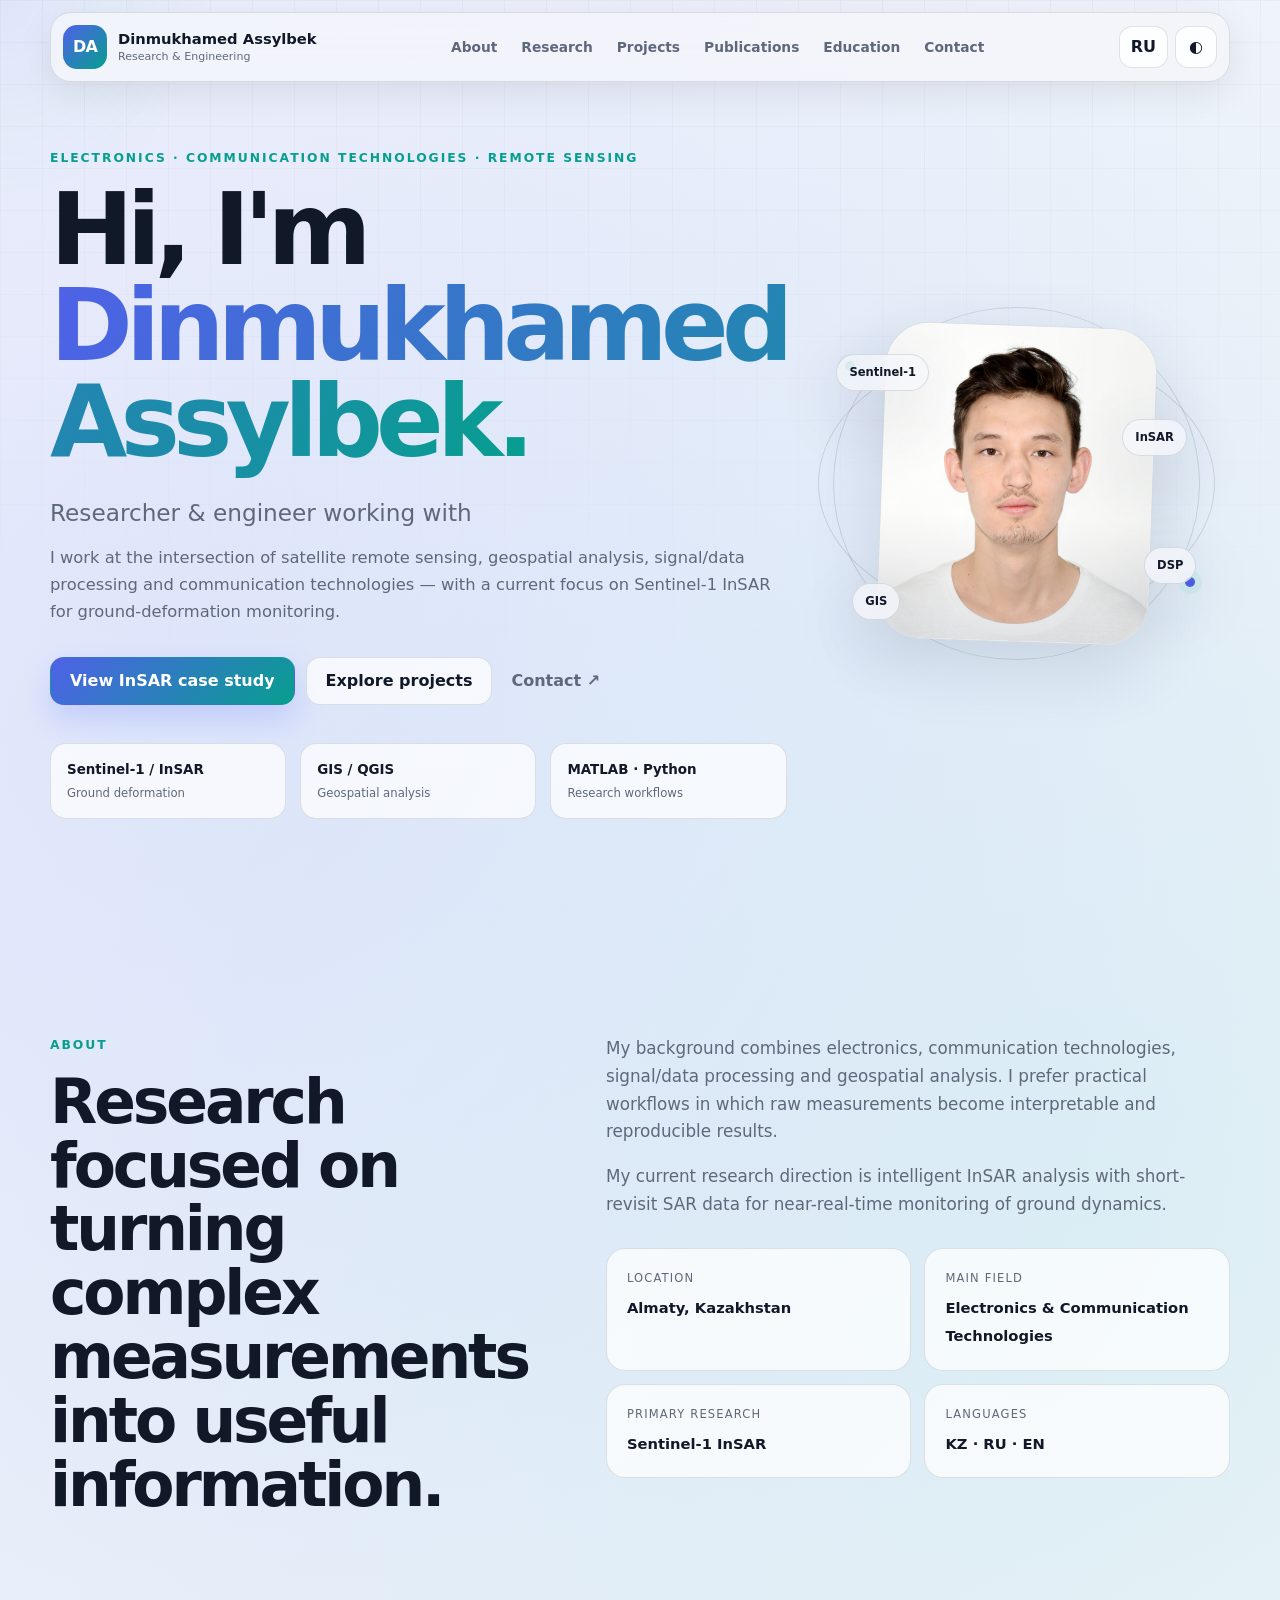
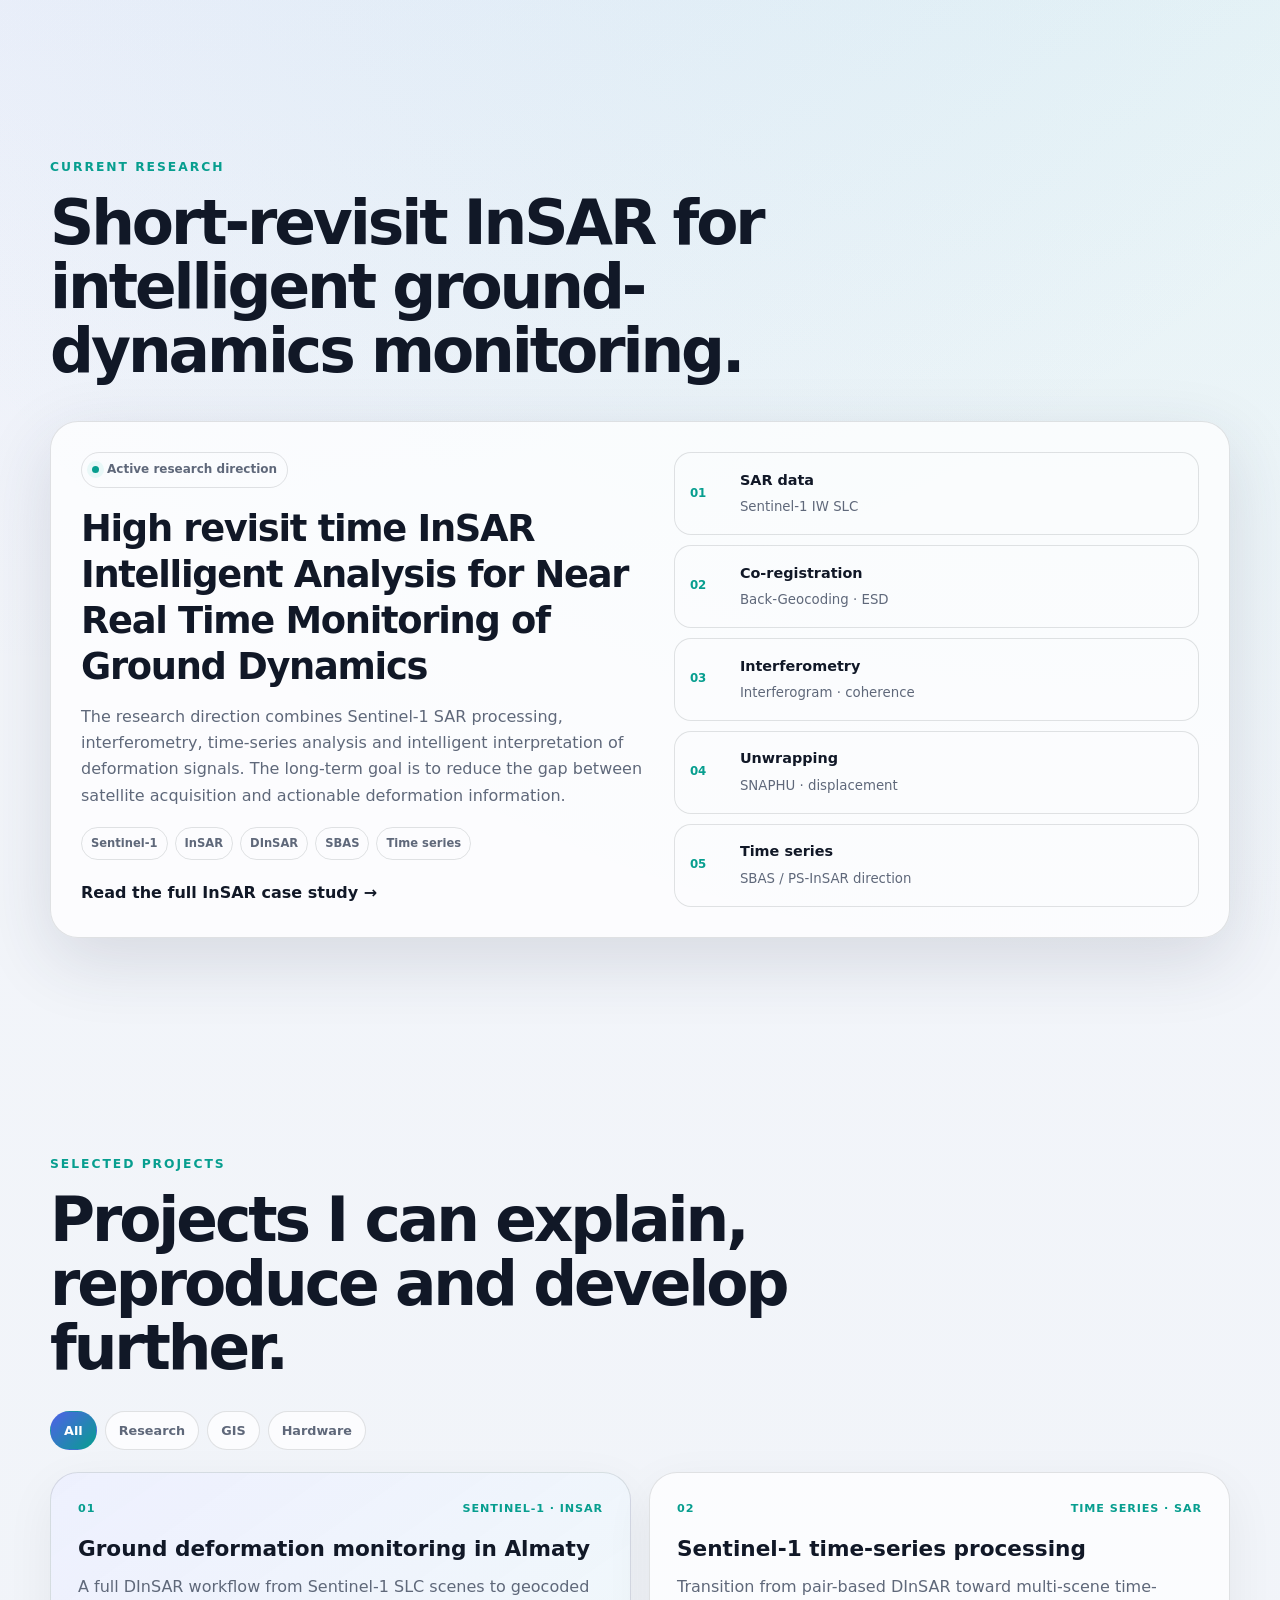
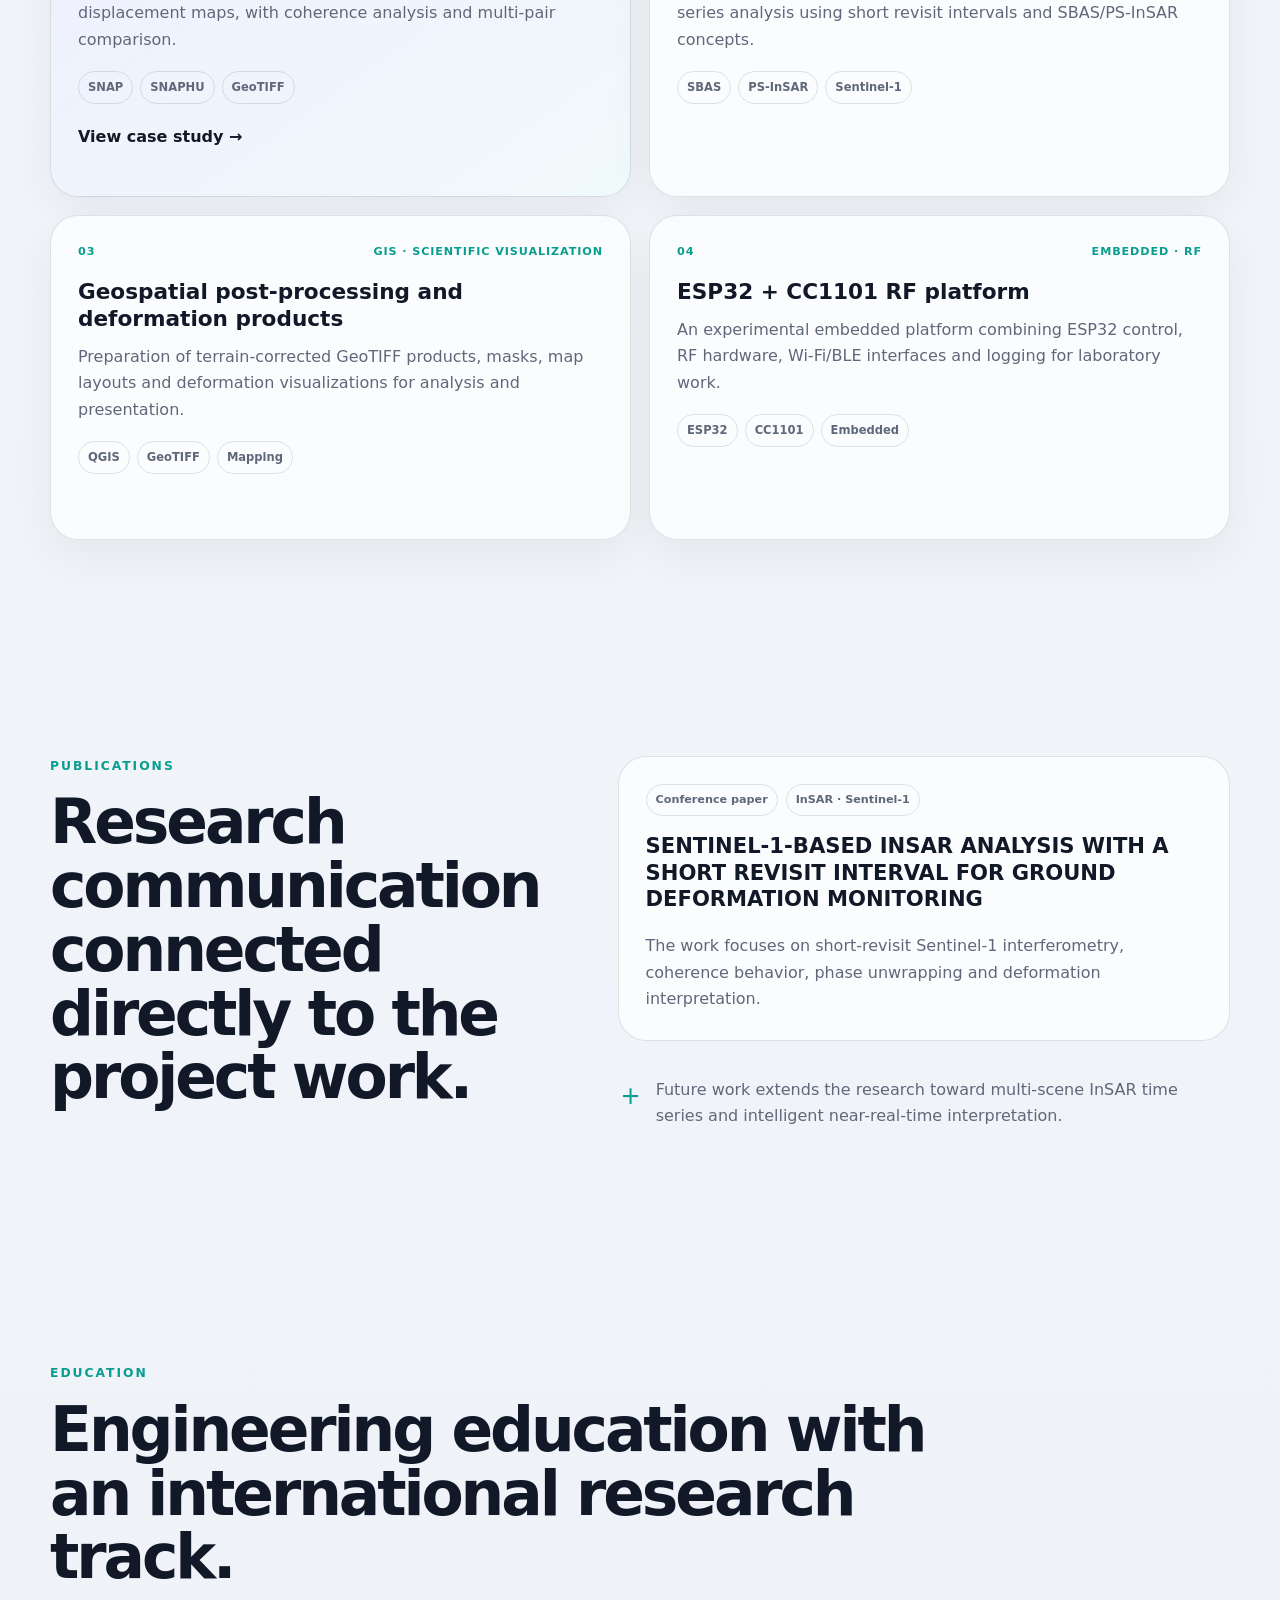
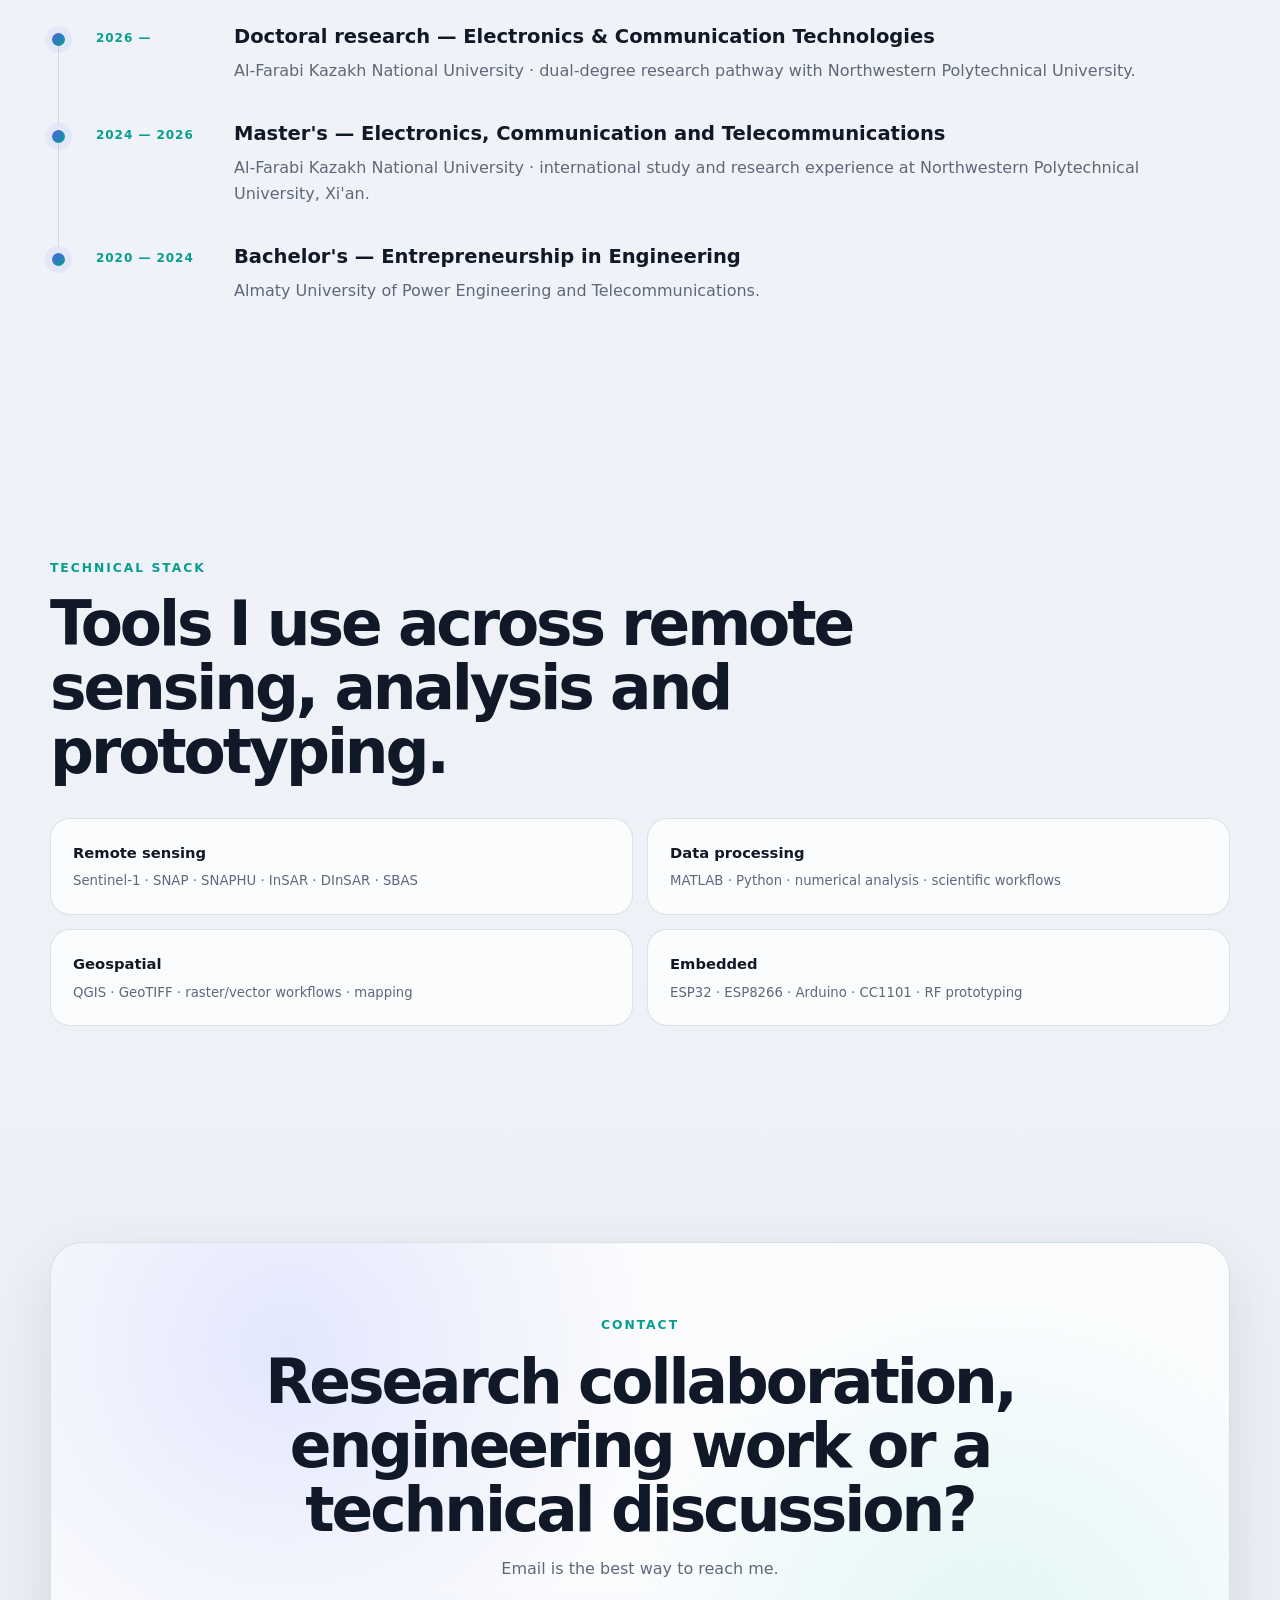
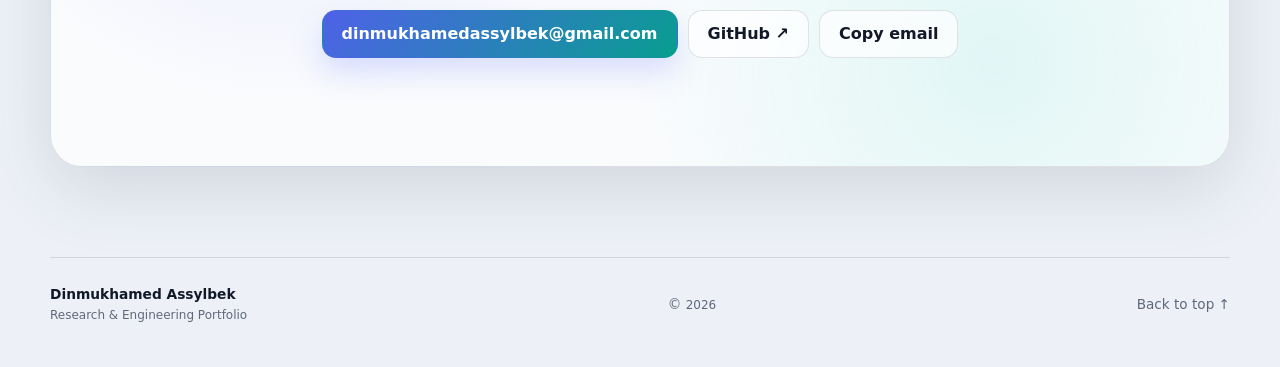
<file: index.html>
<!doctype html>
<html lang="en" data-theme="dark">
<head>
  <meta charset="utf-8">
  <meta name="viewport" content="width=device-width,initial-scale=1">
  <meta name="description" content="Personal research and engineering portfolio of Dinmukhamed Assylbek — InSAR, Sentinel-1, GIS, signal/data processing and embedded systems.">
  <meta name="theme-color" content="#08111f">
  <meta property="og:title" content="Dinmukhamed Assylbek — Research & Engineering">
  <meta property="og:description" content="InSAR, Sentinel-1, GIS, signal/data processing and embedded systems.">
  <meta property="og:type" content="website">
  <meta property="og:url" content="https://dinmukhamedassylbek-cmd.github.io/">
  <meta property="og:image" content="https://dinmukhamedassylbek-cmd.github.io/photo.jpg">
  <meta name="twitter:card" content="summary_large_image">

  <link rel="icon" href="favicon.svg" type="image/svg+xml">
  <link rel="stylesheet" href="styles.css?v=3.0">
  <title>Dinmukhamed Assylbek — Researcher & Engineer</title>

  <script type="application/ld+json">
  {
    "@context": "https://schema.org",
    "@type": "Person",
    "name": "Dinmukhamed Assylbek",
    "url": "https://dinmukhamedassylbek-cmd.github.io/",
    "image": "https://dinmukhamedassylbek-cmd.github.io/photo.jpg",
    "jobTitle": "Researcher in Electronics and Communication Technologies",
    "email": "mailto:dinmukhamedassylbek@gmail.com",
    "sameAs": [
      "https://github.com/dinmukhamedassylbek-cmd"
    ]
  }
  </script>
</head>

<body>
  <div class="page-grid" aria-hidden="true"></div>
  <div class="cursor-glow" id="cursorGlow" aria-hidden="true"></div>

  <header class="site-header">
    <a class="brand" href="#home" aria-label="Home">
      <span class="brand-mark">DA</span>
      <span class="brand-copy">
        <strong>Dinmukhamed Assylbek</strong>
        <small data-en="Research & Engineering" data-ru="Исследования и инженерия">Research & Engineering</small>
      </span>
    </a>

    <button class="menu-toggle" id="menuToggle" aria-label="Open navigation" aria-expanded="false">
      <span></span><span></span><span></span>
    </button>

    <nav class="nav" id="nav">
      <a href="#about" data-en="About" data-ru="Обо мне">About</a>
      <a href="#research" data-en="Research" data-ru="Исследования">Research</a>
      <a href="#projects" data-en="Projects" data-ru="Проекты">Projects</a>
      <a href="#publications" data-en="Publications" data-ru="Публикации">Publications</a>
      <a href="#education" data-en="Education" data-ru="Образование">Education</a>
      <a href="#contact" data-en="Contact" data-ru="Контакты">Contact</a>
    </nav>

    <div class="header-actions">
      <button class="mini-btn" id="langToggle" type="button" aria-label="Change language">RU</button>
      <button class="mini-btn theme-btn" id="themeToggle" type="button" aria-label="Change theme">◐</button>
    </div>
  </header>

  <main>
    <section class="hero section" id="home">
      <div class="hero-copy reveal">
        <p class="eyebrow" data-en="Electronics · Communication technologies · Remote sensing"
           data-ru="Электроника · Коммуникационные технологии · ДЗЗ">
          Electronics · Communication technologies · Remote sensing
        </p>

        <h1>
          <span data-en="Hi, I'm" data-ru="Привет, я">Hi, I'm</span><br>
          <span class="gradient-text">Dinmukhamed Assylbek.</span>
        </h1>

        <p class="hero-role" data-en="Researcher & engineer working with"
           data-ru="Исследователь и инженер. Работаю с">
          Researcher & engineer working with
          <span id="typingText" class="typing">InSAR</span><span class="caret">|</span>
        </p>

        <p class="hero-description"
           data-en="I work at the intersection of satellite remote sensing, geospatial analysis, signal/data processing and communication technologies — with a current focus on Sentinel-1 InSAR for ground-deformation monitoring."
           data-ru="Я работаю на стыке спутникового дистанционного зондирования, геопространственного анализа, обработки сигналов и данных и коммуникационных технологий. Текущий фокус — Sentinel‑1 InSAR для мониторинга деформаций поверхности.">
          I work at the intersection of satellite remote sensing, geospatial analysis, signal/data processing and communication technologies — with a current focus on Sentinel-1 InSAR for ground-deformation monitoring.
        </p>

        <div class="hero-actions">
          <a class="btn btn-primary" href="insar.html" data-en="View InSAR case study" data-ru="Открыть InSAR case study">View InSAR case study</a>
          <a class="btn btn-ghost" href="#projects" data-en="Explore projects" data-ru="Смотреть проекты">Explore projects</a>
          <a class="btn btn-link" href="mailto:dinmukhamedassylbek@gmail.com?subject=Portfolio%20contact" data-en="Contact ↗" data-ru="Связаться ↗">Contact ↗</a>
        </div>

        <div class="hero-metrics">
          <div>
            <strong>Sentinel‑1 / InSAR</strong>
            <span data-en="Ground deformation" data-ru="Деформации поверхности">Ground deformation</span>
          </div>
          <div>
            <strong>GIS / QGIS</strong>
            <span data-en="Geospatial analysis" data-ru="Геопространственный анализ">Geospatial analysis</span>
          </div>
          <div>
            <strong>MATLAB · Python</strong>
            <span data-en="Research workflows" data-ru="Исследовательские пайплайны">Research workflows</span>
          </div>
        </div>
      </div>

      <div class="hero-visual reveal">
        <div class="portrait-shell" id="portraitShell">
          <div class="orbit orbit-a"></div>
          <div class="orbit orbit-b"></div>
          <div class="portrait-frame">
            <img src="photo.jpg?v=3.0" alt="Dinmukhamed Assylbek">
          </div>
          <div class="floating-chip chip-a">Sentinel‑1</div>
          <div class="floating-chip chip-b">InSAR</div>
          <div class="floating-chip chip-c">GIS</div>
          <div class="floating-chip chip-d">DSP</div>
        </div>
      </div>
    </section>

    <section id="about" class="section section-split">
      <div class="section-heading reveal">
        <p class="eyebrow" data-en="About" data-ru="Обо мне">About</p>
        <h2 data-en="Research focused on turning complex measurements into useful information."
            data-ru="Исследования, в которых сложные измерения превращаются в полезную информацию.">
          Research focused on turning complex measurements into useful information.
        </h2>
      </div>

      <div class="section-copy reveal">
        <p data-en="My background combines electronics, communication technologies, signal/data processing and geospatial analysis. I prefer practical workflows in which raw measurements become interpretable and reproducible results."
           data-ru="Мой профиль объединяет электронику, коммуникационные технологии, обработку сигналов и данных и геопространственный анализ. Мне ближе практические пайплайны, где сырые измерения превращаются в понятный и воспроизводимый результат.">
          My background combines electronics, communication technologies, signal/data processing and geospatial analysis. I prefer practical workflows in which raw measurements become interpretable and reproducible results.
        </p>

        <p data-en="My current research direction is intelligent InSAR analysis with short-revisit SAR data for near-real-time monitoring of ground dynamics."
           data-ru="Моё текущее исследовательское направление — интеллектуальный анализ InSAR по SAR-данным с коротким интервалом повторной съёмки для мониторинга динамики поверхности в режиме, близком к реальному времени.">
          My current research direction is intelligent InSAR analysis with short-revisit SAR data for near-real-time monitoring of ground dynamics.
        </p>

        <div class="fact-grid">
          <article class="fact-card">
            <span class="fact-label" data-en="Location" data-ru="Город">Location</span>
            <strong>Almaty, Kazakhstan</strong>
          </article>
          <article class="fact-card">
            <span class="fact-label" data-en="Main field" data-ru="Основное направление">Main field</span>
            <strong>Electronics & Communication Technologies</strong>
          </article>
          <article class="fact-card">
            <span class="fact-label" data-en="Primary research" data-ru="Основное исследование">Primary research</span>
            <strong>Sentinel‑1 InSAR</strong>
          </article>
          <article class="fact-card">
            <span class="fact-label" data-en="Languages" data-ru="Языки">Languages</span>
            <strong>KZ · RU · EN</strong>
          </article>
        </div>
      </div>
    </section>

    <section id="research" class="section">
      <div class="section-heading wide reveal">
        <p class="eyebrow" data-en="Current research" data-ru="Текущие исследования">Current research</p>
        <h2 data-en="Short-revisit InSAR for intelligent ground-dynamics monitoring."
            data-ru="InSAR с коротким интервалом повторной съёмки для интеллектуального мониторинга динамики поверхности.">
          Short-revisit InSAR for intelligent ground-dynamics monitoring.
        </h2>
      </div>

      <div class="research-feature reveal">
        <div class="research-copy">
          <span class="status-pill"><span></span><span data-en="Active research direction" data-ru="Активное направление">Active research direction</span></span>
          <h3>High revisit time InSAR Intelligent Analysis for Near Real Time Monitoring of Ground Dynamics</h3>
          <p data-en="The research direction combines Sentinel-1 SAR processing, interferometry, time-series analysis and intelligent interpretation of deformation signals. The long-term goal is to reduce the gap between satellite acquisition and actionable deformation information."
             data-ru="Направление объединяет обработку Sentinel‑1 SAR, интерферометрию, анализ временных рядов и интеллектуальную интерпретацию деформационных сигналов. Долгосрочная цель — сократить время между спутниковой съёмкой и получением полезной информации о деформациях.">
            The research direction combines Sentinel-1 SAR processing, interferometry, time-series analysis and intelligent interpretation of deformation signals. The long-term goal is to reduce the gap between satellite acquisition and actionable deformation information.
          </p>
          <div class="tags">
            <span>Sentinel‑1</span><span>InSAR</span><span>DInSAR</span><span>SBAS</span><span>Time series</span>
          </div>
          <a class="text-link" href="insar.html" data-en="Read the full InSAR case study →" data-ru="Открыть полный InSAR case study →">Read the full InSAR case study →</a>
        </div>

        <div class="research-pipeline" aria-label="Research pipeline">
          <div><span>01</span><strong>SAR data</strong><small>Sentinel‑1 IW SLC</small></div>
          <div><span>02</span><strong>Co-registration</strong><small>Back-Geocoding · ESD</small></div>
          <div><span>03</span><strong>Interferometry</strong><small>Interferogram · coherence</small></div>
          <div><span>04</span><strong>Unwrapping</strong><small>SNAPHU · displacement</small></div>
          <div><span>05</span><strong>Time series</strong><small>SBAS / PS-InSAR direction</small></div>
        </div>
      </div>
    </section>

    <section id="projects" class="section">
      <div class="section-heading wide reveal">
        <p class="eyebrow" data-en="Selected projects" data-ru="Избранные проекты">Selected projects</p>
        <h2 data-en="Projects I can explain, reproduce and develop further."
            data-ru="Проекты, которые я могу объяснить, воспроизвести и развивать дальше.">
          Projects I can explain, reproduce and develop further.
        </h2>
      </div>

      <div class="project-filters reveal">
        <button class="filter-btn active" data-filter="all" data-en="All" data-ru="Все">All</button>
        <button class="filter-btn" data-filter="research" data-en="Research" data-ru="Исследования">Research</button>
        <button class="filter-btn" data-filter="gis" data-en="GIS" data-ru="GIS">GIS</button>
        <button class="filter-btn" data-filter="hardware" data-en="Hardware" data-ru="Hardware">Hardware</button>
      </div>

      <div class="project-grid">
        <article class="project-card featured reveal" data-category="research">
          <div class="project-topline"><span>01</span><span>Sentinel‑1 · InSAR</span></div>
          <h3 data-en="Ground deformation monitoring in Almaty"
              data-ru="Мониторинг деформаций поверхности в Алматы">
            Ground deformation monitoring in Almaty
          </h3>
          <p data-en="A full DInSAR workflow from Sentinel-1 SLC scenes to geocoded displacement maps, with coherence analysis and multi-pair comparison."
             data-ru="Полный DInSAR-пайплайн от Sentinel‑1 SLC-сцен до геокодированных карт смещений с анализом когерентности и сравнением нескольких пар.">
            A full DInSAR workflow from Sentinel-1 SLC scenes to geocoded displacement maps, with coherence analysis and multi-pair comparison.
          </p>
          <div class="tags"><span>SNAP</span><span>SNAPHU</span><span>GeoTIFF</span></div>
          <a class="project-open-link" href="insar.html" data-en="View case study →" data-ru="Открыть case study →">View case study →</a>
        </article>

        <article class="project-card reveal" data-category="research">
          <div class="project-topline"><span>02</span><span>Time series · SAR</span></div>
          <h3 data-en="Sentinel-1 time-series processing"
              data-ru="Обработка временных рядов Sentinel‑1">
            Sentinel-1 time-series processing
          </h3>
          <p data-en="Transition from pair-based DInSAR toward multi-scene time-series analysis using short revisit intervals and SBAS/PS-InSAR concepts."
             data-ru="Переход от парного DInSAR к многосценовому анализу временных рядов с короткими интервалами повторной съёмки и подходами SBAS/PS-InSAR.">
            Transition from pair-based DInSAR toward multi-scene time-series analysis using short revisit intervals and SBAS/PS-InSAR concepts.
          </p>
          <div class="tags"><span>SBAS</span><span>PS‑InSAR</span><span>Sentinel‑1</span></div>
        </article>

        <article class="project-card reveal" data-category="gis">
          <div class="project-topline"><span>03</span><span>GIS · Scientific visualization</span></div>
          <h3 data-en="Geospatial post-processing and deformation products"
              data-ru="Геопространственная постобработка и продукты деформаций">
            Geospatial post-processing and deformation products
          </h3>
          <p data-en="Preparation of terrain-corrected GeoTIFF products, masks, map layouts and deformation visualizations for analysis and presentation."
             data-ru="Подготовка terrain-corrected GeoTIFF, масок, картографических компоновок и визуализаций деформаций для анализа и представления результатов.">
            Preparation of terrain-corrected GeoTIFF products, masks, map layouts and deformation visualizations for analysis and presentation.
          </p>
          <div class="tags"><span>QGIS</span><span>GeoTIFF</span><span>Mapping</span></div>
        </article>

        <article class="project-card reveal" data-category="hardware">
          <div class="project-topline"><span>04</span><span>Embedded · RF</span></div>
          <h3>ESP32 + CC1101 RF platform</h3>
          <p data-en="An experimental embedded platform combining ESP32 control, RF hardware, Wi‑Fi/BLE interfaces and logging for laboratory work."
             data-ru="Экспериментальная embedded-платформа с ESP32, RF-железом, Wi‑Fi/BLE-интерфейсами и журналированием для лабораторной работы.">
            An experimental embedded platform combining ESP32 control, RF hardware, Wi‑Fi/BLE interfaces and logging for laboratory work.
          </p>
          <div class="tags"><span>ESP32</span><span>CC1101</span><span>Embedded</span></div>
        </article>
      </div>
    </section>

    <section id="publications" class="section section-split">
      <div class="section-heading reveal">
        <p class="eyebrow" data-en="Publications" data-ru="Публикации">Publications</p>
        <h2 data-en="Research communication connected directly to the project work."
            data-ru="Научные публикации напрямую связаны с проектной работой.">
          Research communication connected directly to the project work.
        </h2>
      </div>

      <div class="publication-list reveal">
        <article class="publication-card">
          <div class="publication-meta">
            <span data-en="Conference paper" data-ru="Конференционная статья">Conference paper</span>
            <span>InSAR · Sentinel‑1</span>
          </div>
          <h3>SENTINEL-1-BASED INSAR ANALYSIS WITH A SHORT REVISIT INTERVAL FOR GROUND DEFORMATION MONITORING</h3>
          <p data-en="The work focuses on short-revisit Sentinel‑1 interferometry, coherence behavior, phase unwrapping and deformation interpretation."
             data-ru="Работа посвящена Sentinel‑1 InSAR с коротким интервалом повторной съёмки, поведению когерентности, развёртке фазы и интерпретации деформаций.">
            The work focuses on short-revisit Sentinel‑1 interferometry, coherence behavior, phase unwrapping and deformation interpretation.
          </p>
        </article>

        <div class="publication-note">
          <span>+</span>
          <p data-en="Future work extends the research toward multi-scene InSAR time series and intelligent near-real-time interpretation."
             data-ru="Следующие работы развивают исследование в сторону многосценовых временных рядов InSAR и интеллектуальной интерпретации в режиме, близком к реальному времени.">
            Future work extends the research toward multi-scene InSAR time series and intelligent near-real-time interpretation.
          </p>
        </div>
      </div>
    </section>

    <section id="education" class="section">
      <div class="section-heading wide reveal">
        <p class="eyebrow" data-en="Education" data-ru="Образование">Education</p>
        <h2 data-en="Engineering education with an international research track."
            data-ru="Инженерное образование с международной исследовательской траекторией.">
          Engineering education with an international research track.
        </h2>
      </div>

      <div class="timeline reveal">
        <article class="timeline-item">
          <div class="timeline-line"><span></span></div>
          <div class="timeline-date">2026 —</div>
          <div>
            <h3 data-en="Doctoral research — Electronics & Communication Technologies"
                data-ru="Докторантура — Электроника и коммуникационные технологии">
              Doctoral research — Electronics & Communication Technologies
            </h3>
            <p data-en="Al-Farabi Kazakh National University · dual-degree research pathway with Northwestern Polytechnical University."
               data-ru="Казахский национальный университет имени аль-Фараби · исследовательская траектория двойного диплома с Northwestern Polytechnical University.">
              Al-Farabi Kazakh National University · dual-degree research pathway with Northwestern Polytechnical University.
            </p>
          </div>
        </article>

        <article class="timeline-item">
          <div class="timeline-line"><span></span></div>
          <div class="timeline-date">2024 — 2026</div>
          <div>
            <h3 data-en="Master's — Electronics, Communication and Telecommunications"
                data-ru="Магистратура — Электроника, связь и телекоммуникации">
              Master's — Electronics, Communication and Telecommunications
            </h3>
            <p data-en="Al-Farabi Kazakh National University · international study and research experience at Northwestern Polytechnical University, Xi'an."
               data-ru="КазНУ имени аль-Фараби · международная учёба и исследовательская работа в Northwestern Polytechnical University, Сиань.">
              Al-Farabi Kazakh National University · international study and research experience at Northwestern Polytechnical University, Xi'an.
            </p>
          </div>
        </article>

        <article class="timeline-item">
          <div class="timeline-line"><span></span></div>
          <div class="timeline-date">2020 — 2024</div>
          <div>
            <h3 data-en="Bachelor's — Entrepreneurship in Engineering"
                data-ru="Бакалавриат — Предпринимательство в инженерии">
              Bachelor's — Entrepreneurship in Engineering
            </h3>
            <p data-en="Almaty University of Power Engineering and Telecommunications."
               data-ru="Алматинский университет энергетики и связи.">
              Almaty University of Power Engineering and Telecommunications.
            </p>
          </div>
        </article>
      </div>
    </section>

    <section id="stack" class="section">
      <div class="section-heading wide reveal">
        <p class="eyebrow" data-en="Technical stack" data-ru="Технический стек">Technical stack</p>
        <h2 data-en="Tools I use across remote sensing, analysis and prototyping."
            data-ru="Инструменты, которые я использую в дистанционном зондировании, анализе и прототипировании.">
          Tools I use across remote sensing, analysis and prototyping.
        </h2>
      </div>

      <div class="stack-grid reveal">
        <div><strong>Remote sensing</strong><span>Sentinel‑1 · SNAP · SNAPHU · InSAR · DInSAR · SBAS</span></div>
        <div><strong>Data processing</strong><span>MATLAB · Python · numerical analysis · scientific workflows</span></div>
        <div><strong>Geospatial</strong><span>QGIS · GeoTIFF · raster/vector workflows · mapping</span></div>
        <div><strong>Embedded</strong><span>ESP32 · ESP8266 · Arduino · CC1101 · RF prototyping</span></div>
      </div>
    </section>

    <section id="contact" class="section contact-section">
      <div class="contact-card reveal">
        <p class="eyebrow" data-en="Contact" data-ru="Контакты">Contact</p>
        <h2 data-en="Research collaboration, engineering work or a technical discussion?"
            data-ru="Исследовательское сотрудничество, инженерная задача или техническое обсуждение?">
          Research collaboration, engineering work or a technical discussion?
        </h2>
        <p data-en="Email is the best way to reach me."
           data-ru="Лучший способ связаться со мной — электронная почта.">
          Email is the best way to reach me.
        </p>

        <div class="contact-actions">
          <a class="btn btn-primary" href="mailto:dinmukhamedassylbek@gmail.com">dinmukhamedassylbek@gmail.com</a>
          <a class="btn btn-ghost" href="https://github.com/dinmukhamedassylbek-cmd" target="_blank" rel="noreferrer">GitHub ↗</a>
          <button class="btn btn-ghost" id="copyEmail" type="button" data-en="Copy email" data-ru="Скопировать email">Copy email</button>
        </div>
        <p class="copy-status" id="copyStatus" aria-live="polite"></p>
      </div>
    </section>
  </main>

  <footer>
    <div>
      <strong>Dinmukhamed Assylbek</strong>
      <span data-en="Research & Engineering Portfolio" data-ru="Исследовательское и инженерное портфолио">Research & Engineering Portfolio</span>
    </div>
    <p>© <span id="year"></span></p>
    <a href="#home" data-en="Back to top ↑" data-ru="Наверх ↑">Back to top ↑</a>
  </footer>

  <script src="app.js?v=3.0"></script>
</body>
</html>
</file>
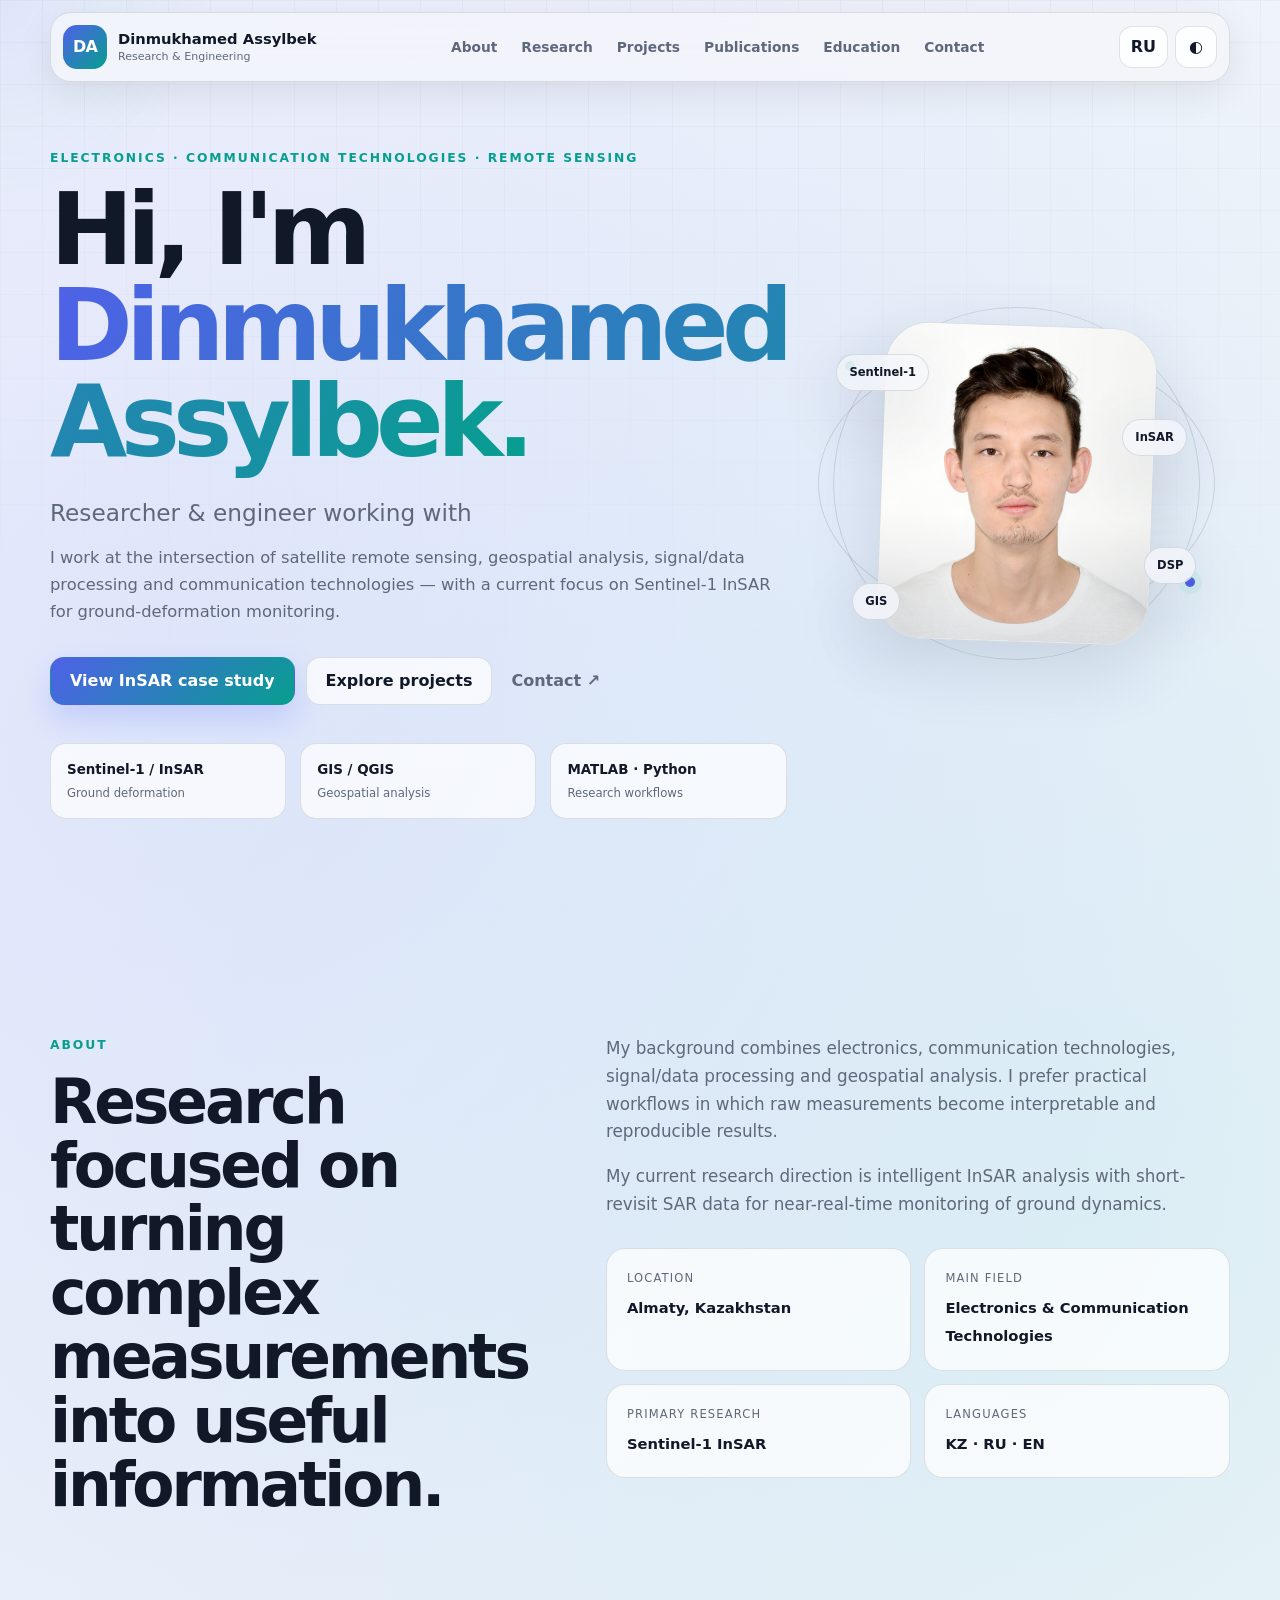
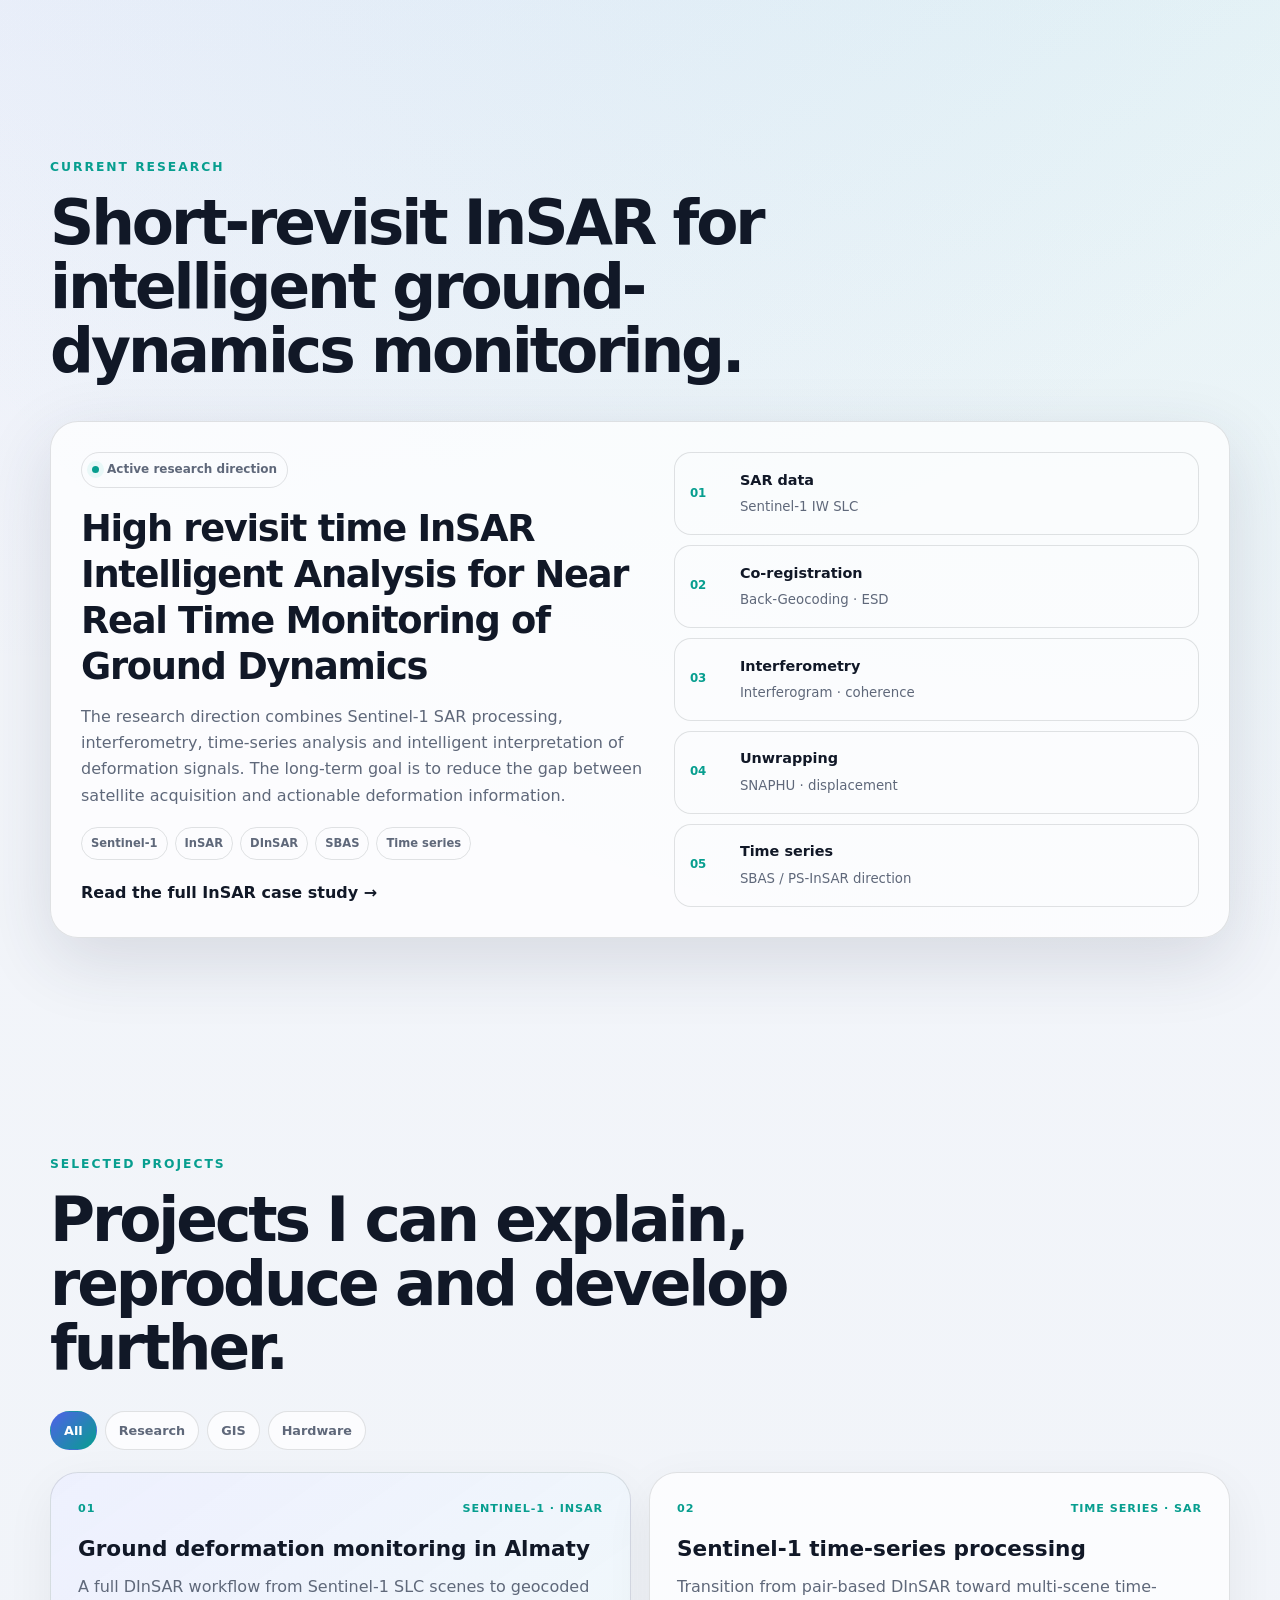
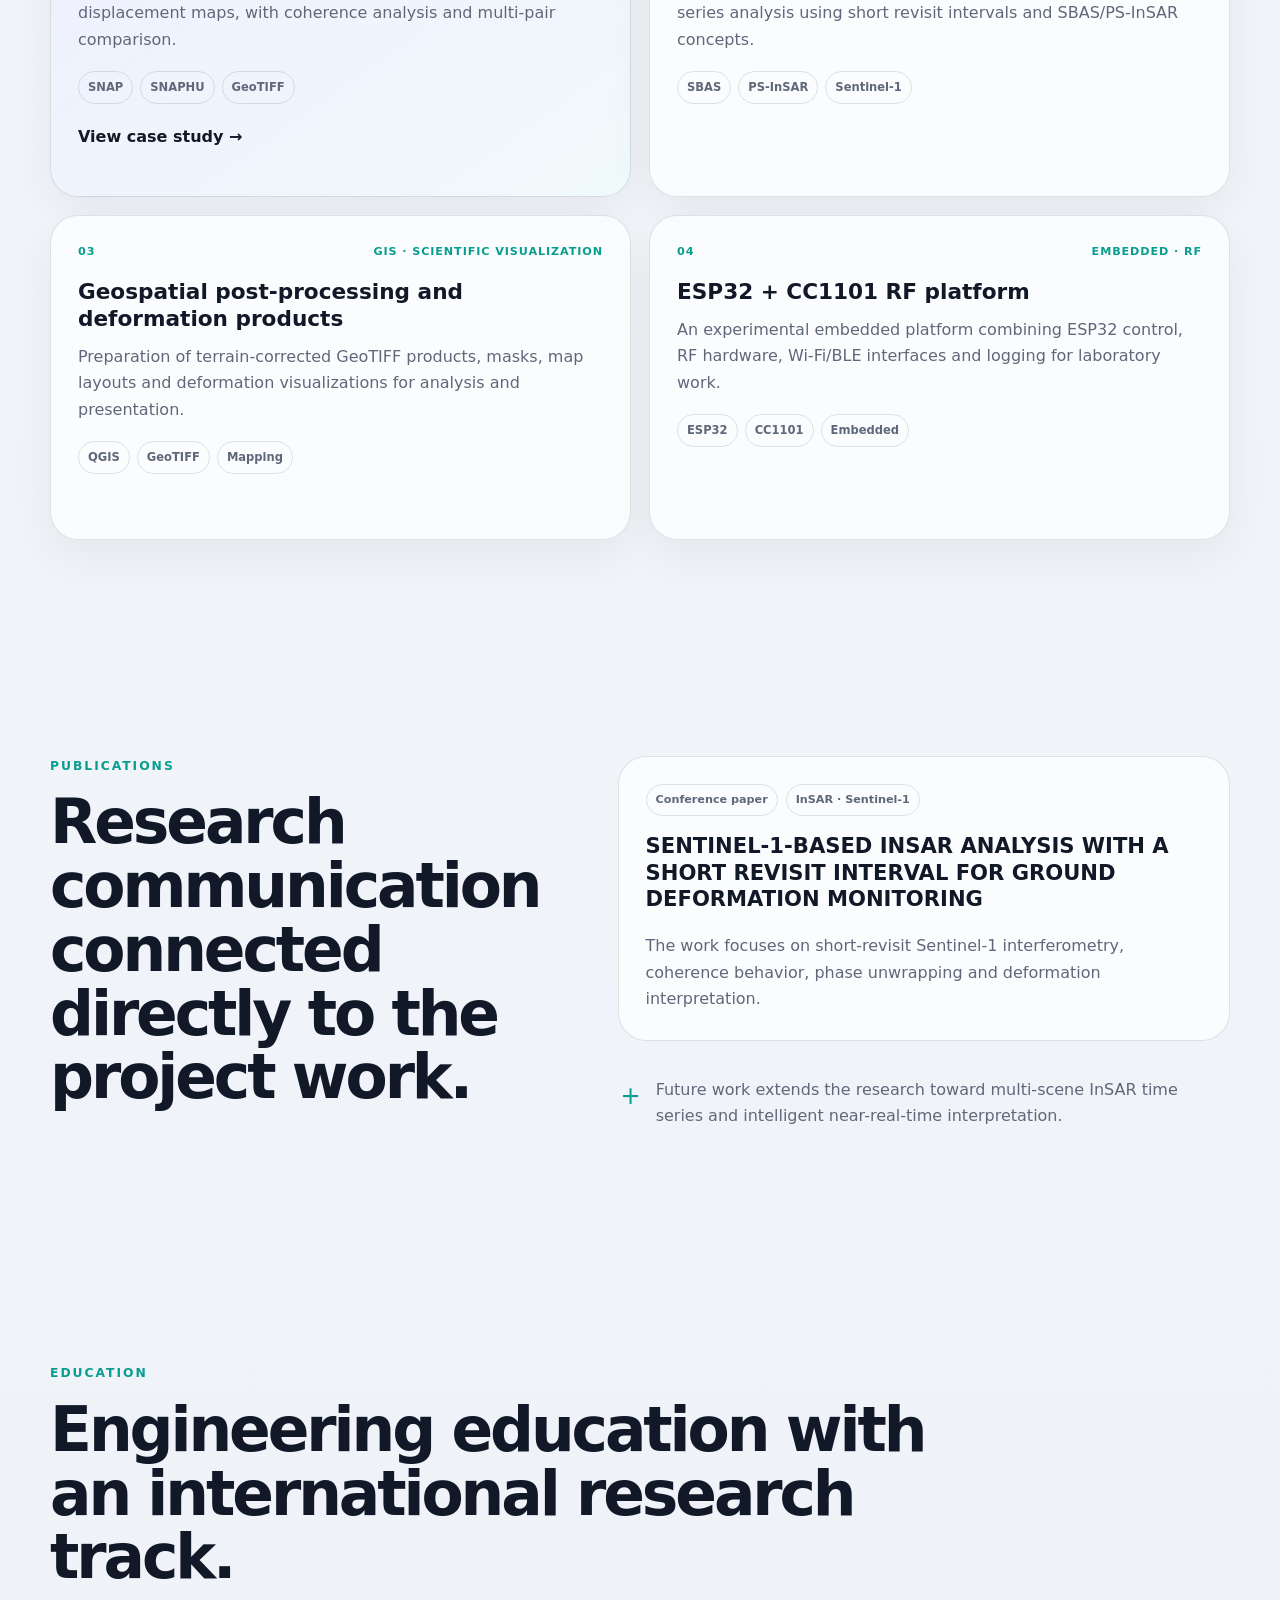
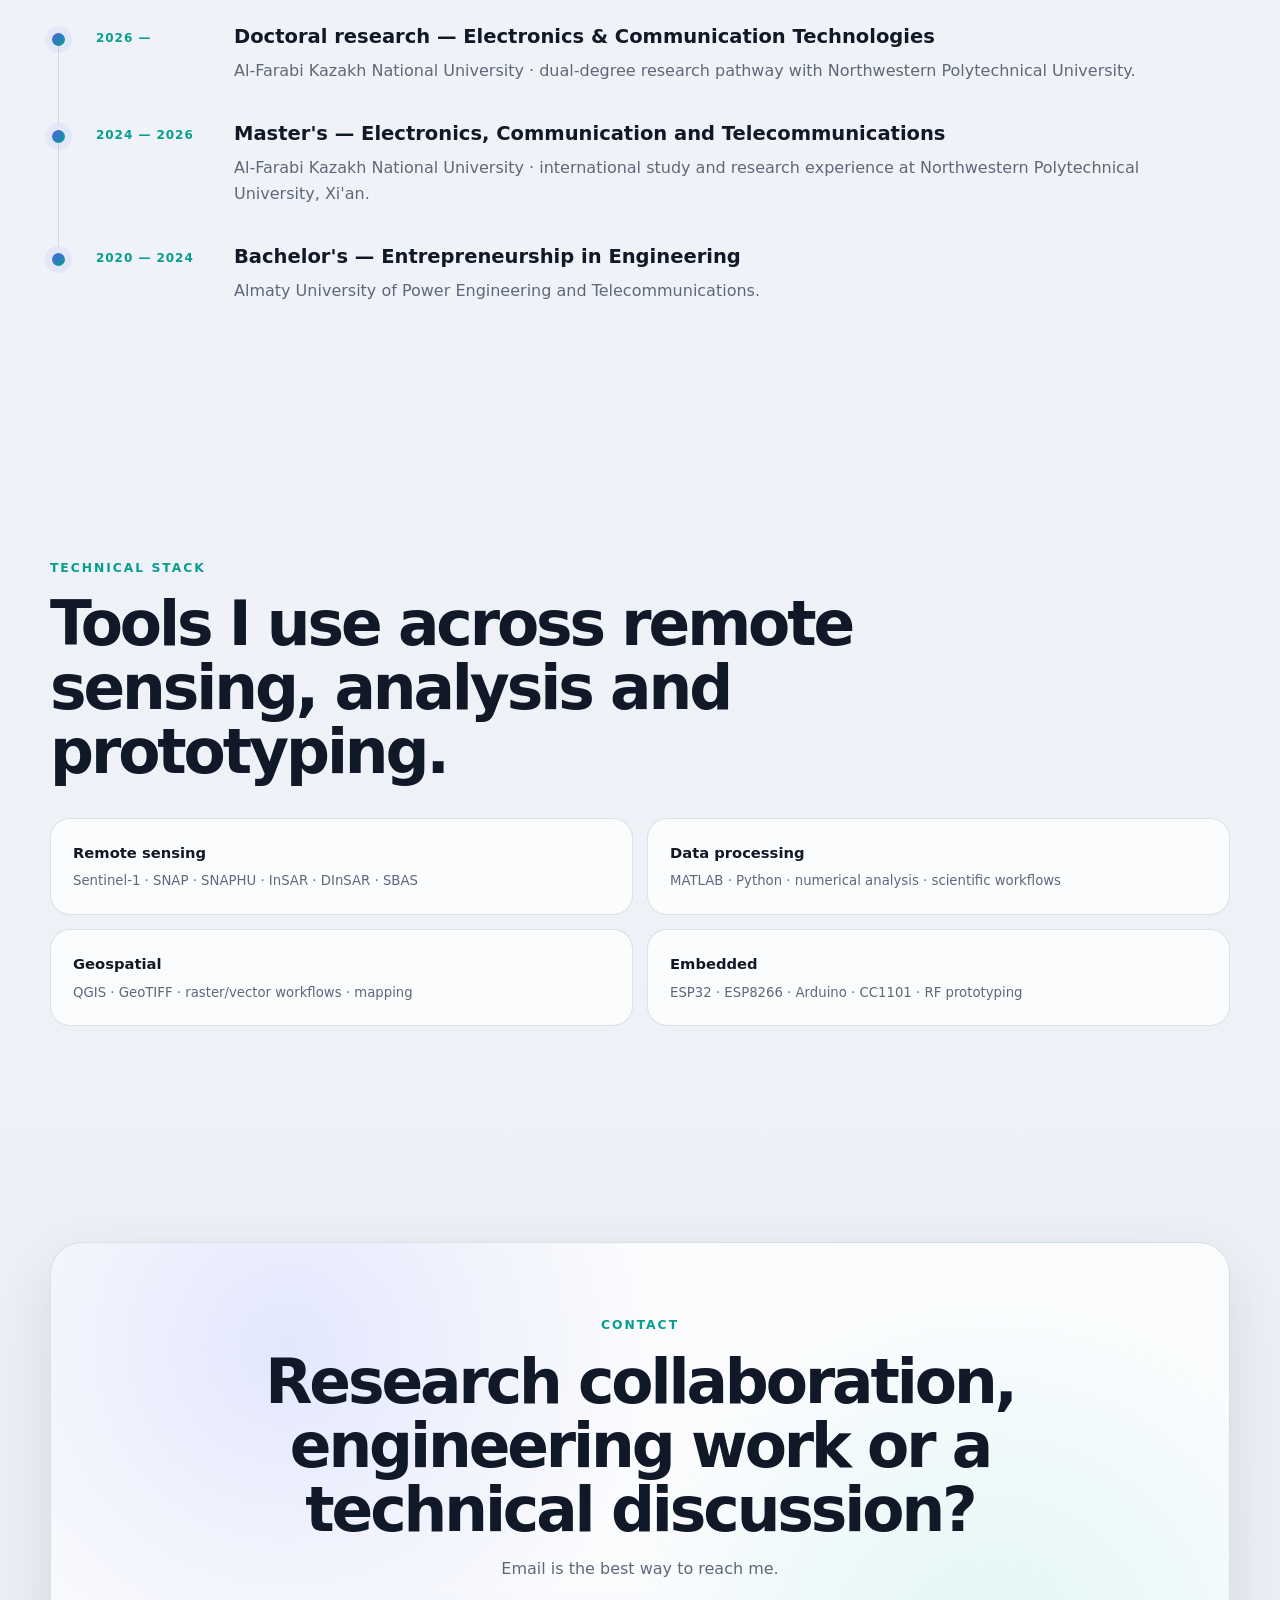
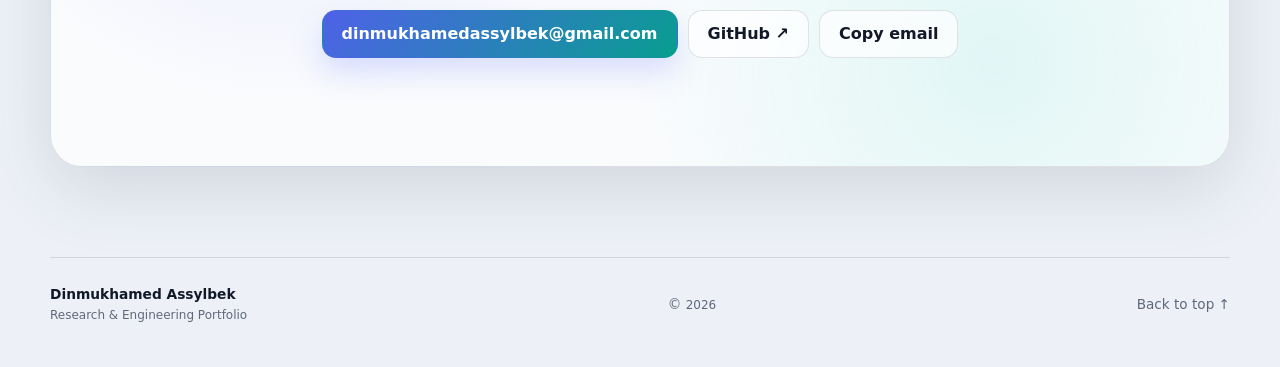
<file: blog.html>
<!doctype html>
<html lang="en">
<head>
<meta charset="utf-8">
<meta name="viewport" content="width=device-width,initial-scale=1">
<meta http-equiv="refresh" content="0; url=index.html#projects">
<title>Redirecting…</title>
<script>location.replace("index.html#projects");</script>
</head>
<body><a href="index.html#projects">Continue</a></body>
</html>
</file>
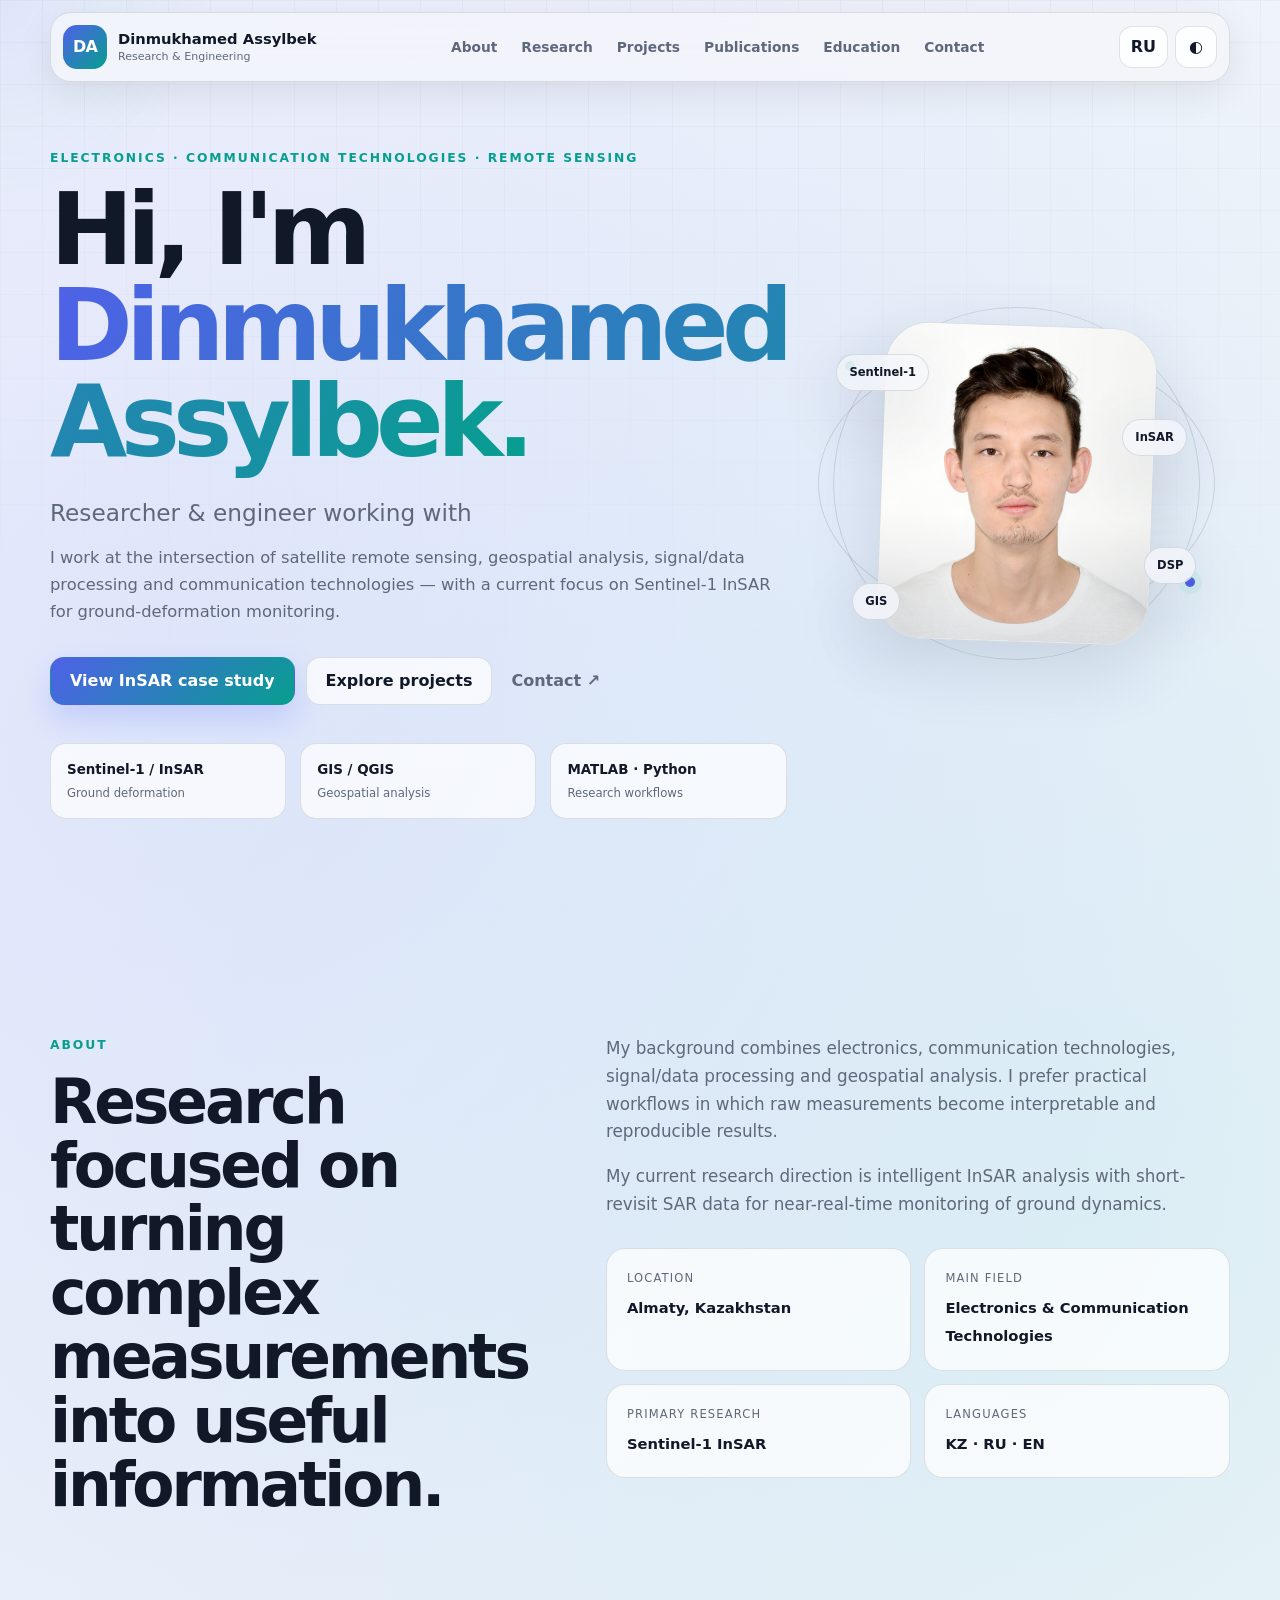
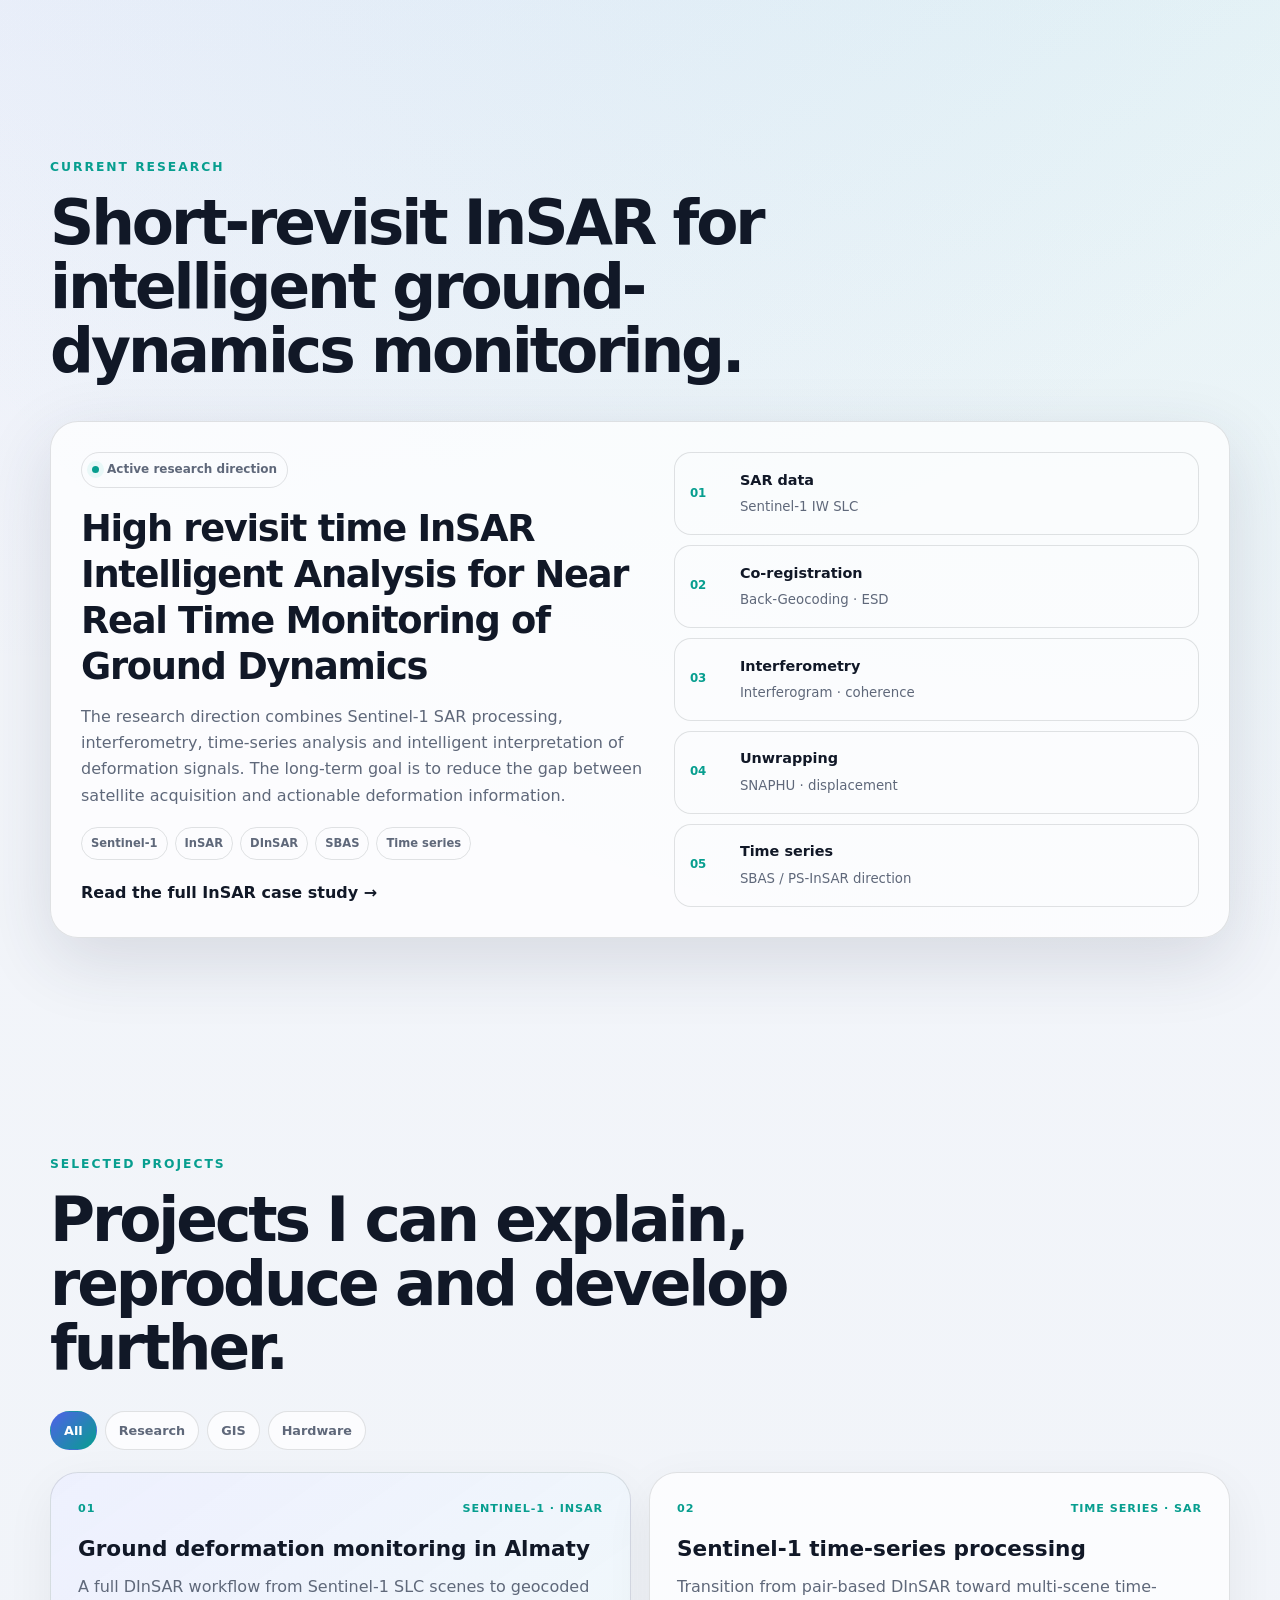
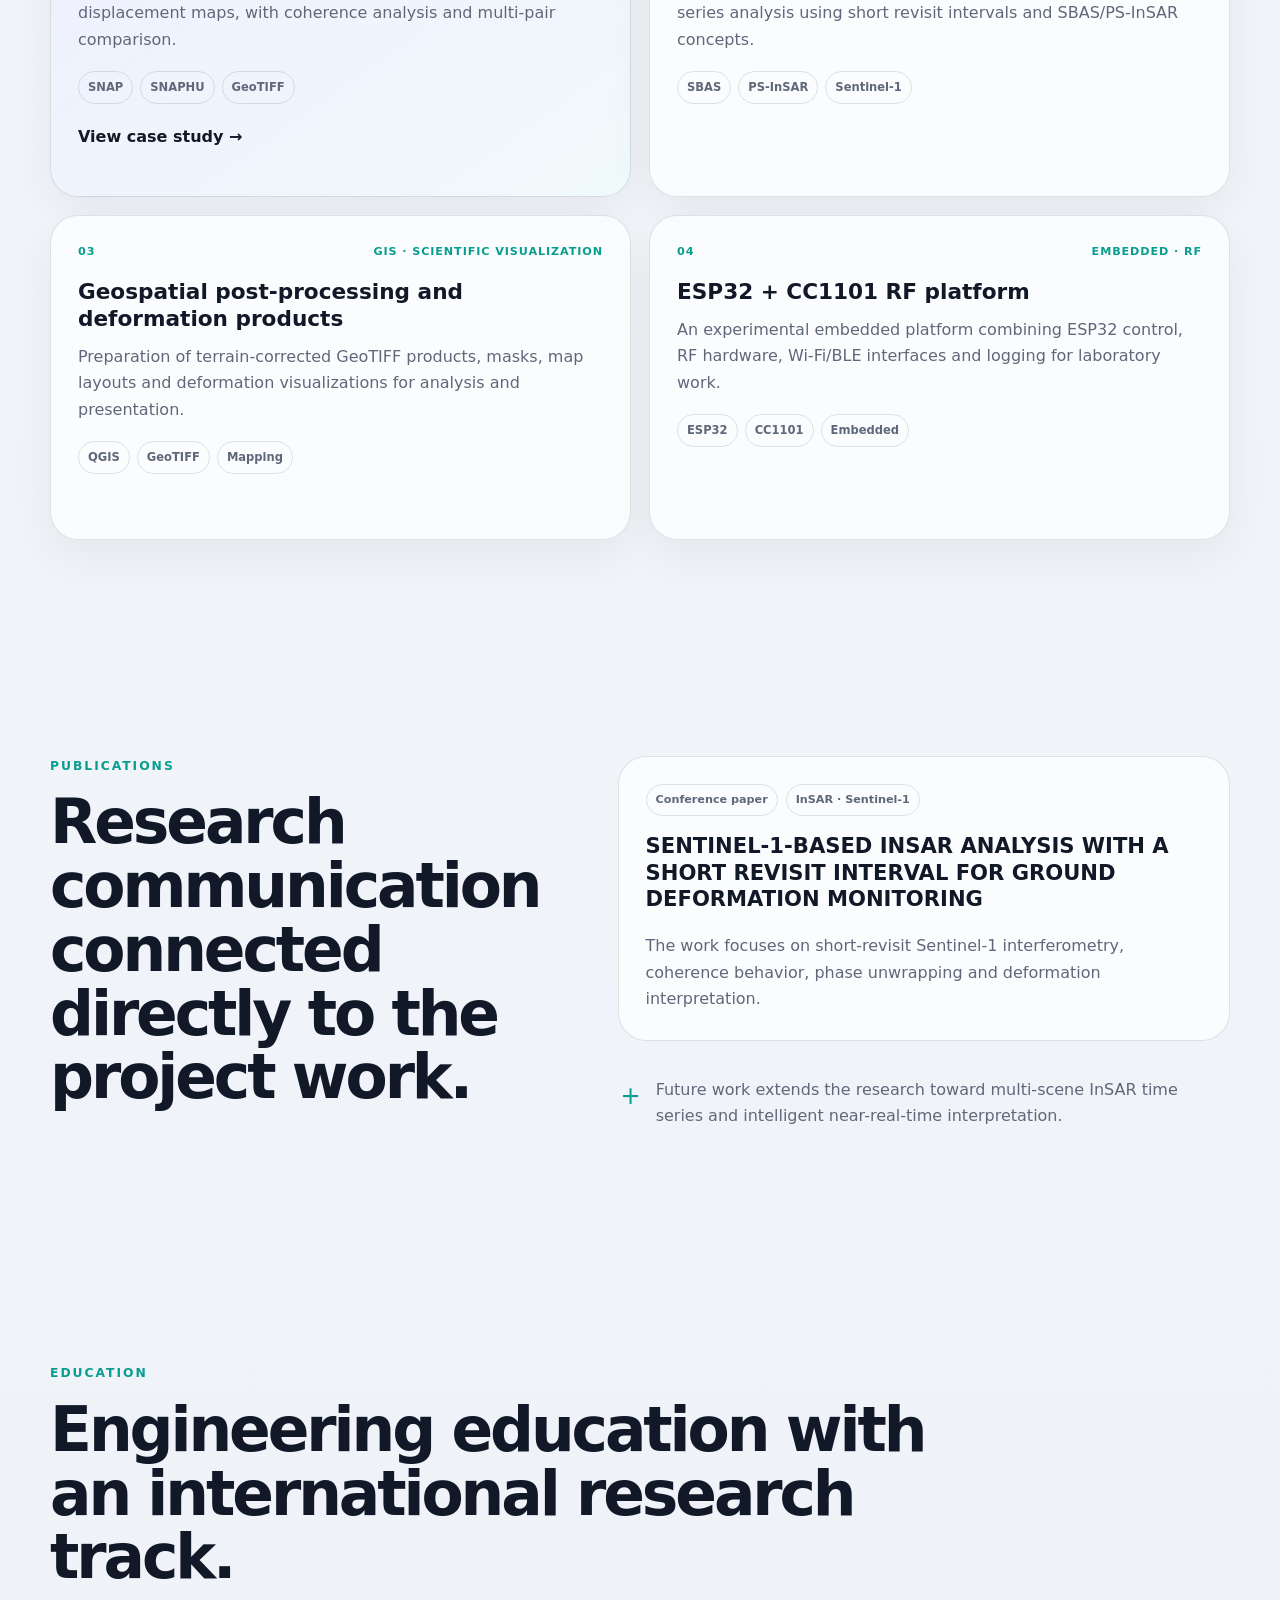
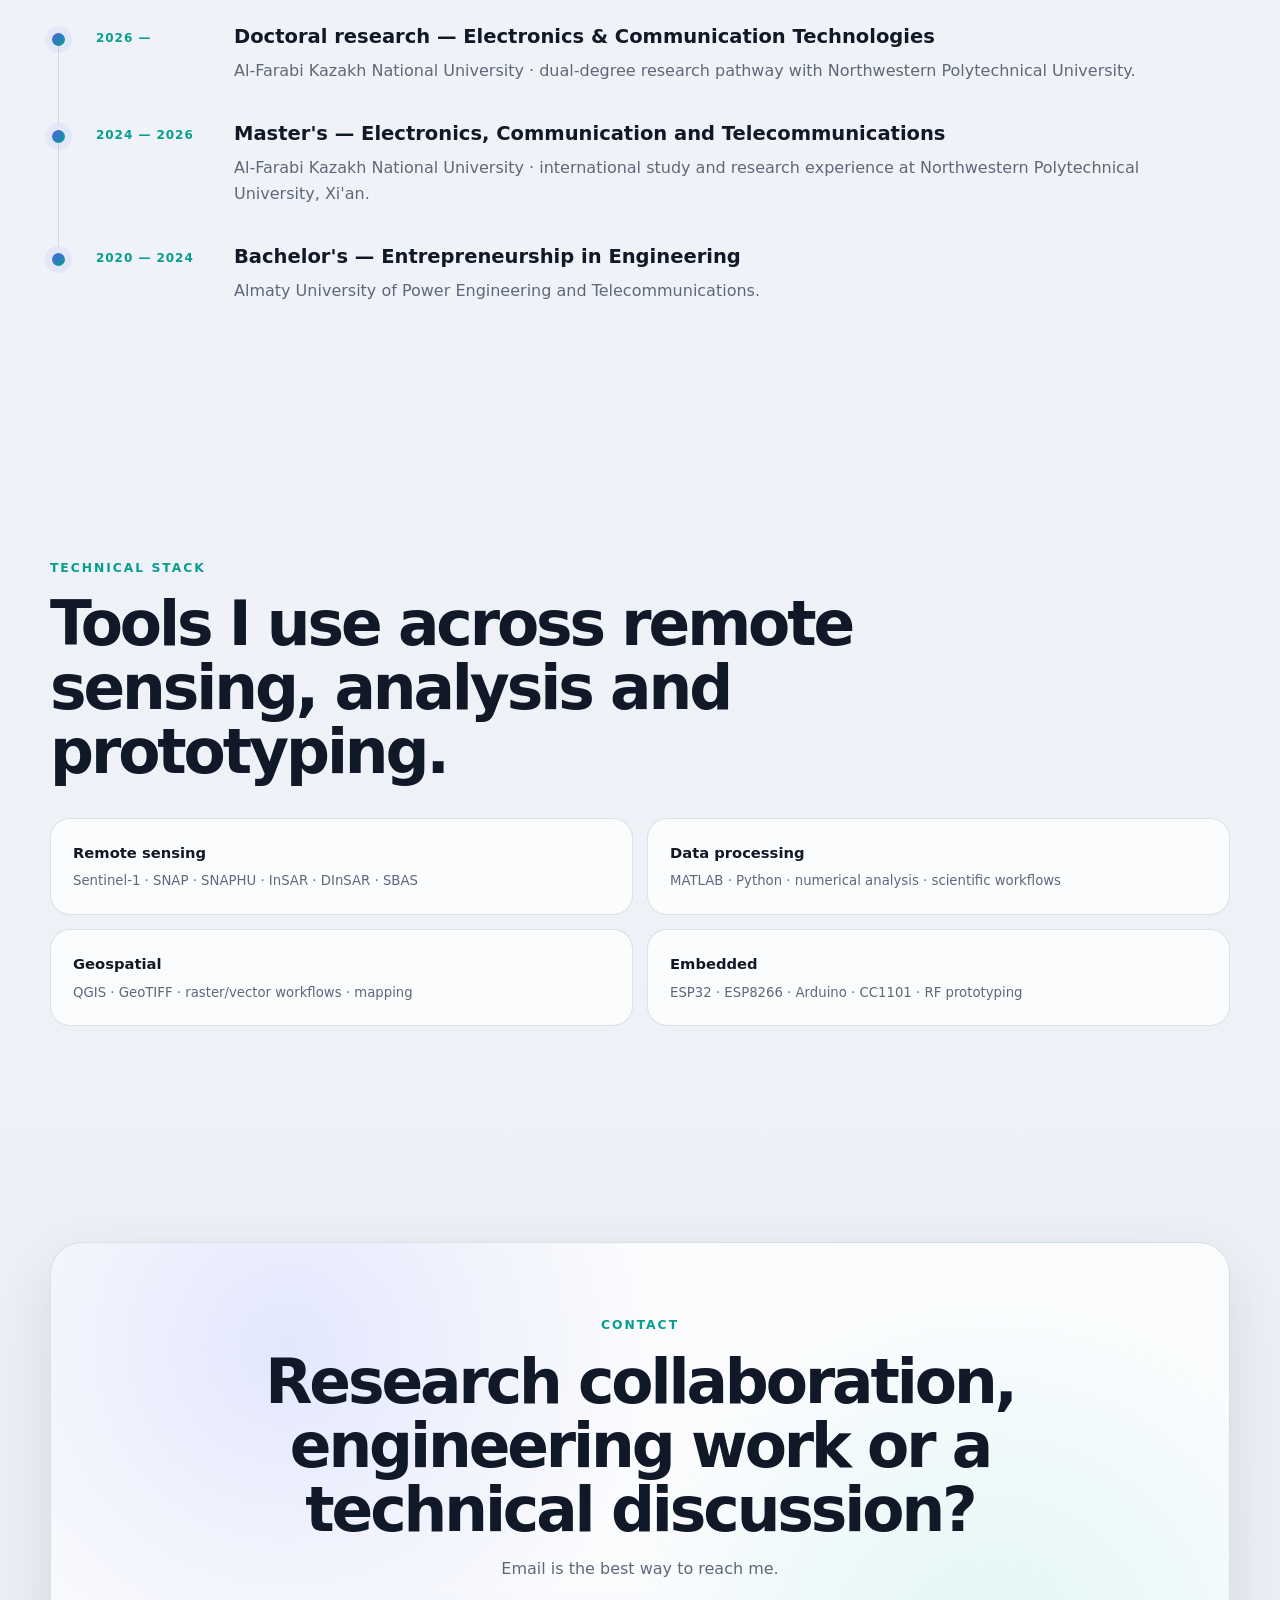
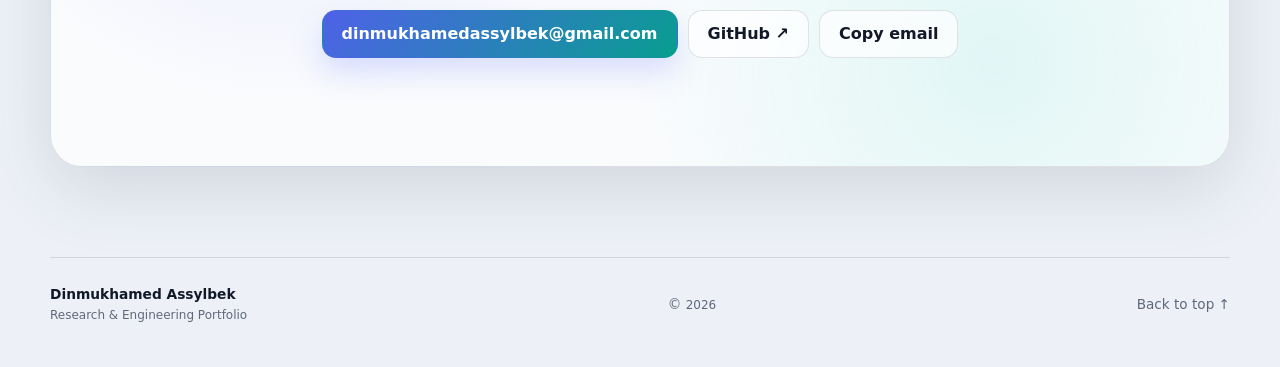
<file: callendar.html>
<!doctype html>
<html lang="en">
<head>
<meta charset="utf-8">
<meta name="viewport" content="width=device-width,initial-scale=1">
<meta http-equiv="refresh" content="0; url=index.html#contact">
<title>Redirecting…</title>
<script>location.replace("index.html#contact");</script>
</head>
<body><a href="index.html#contact">Continue</a></body>
</html>
</file>
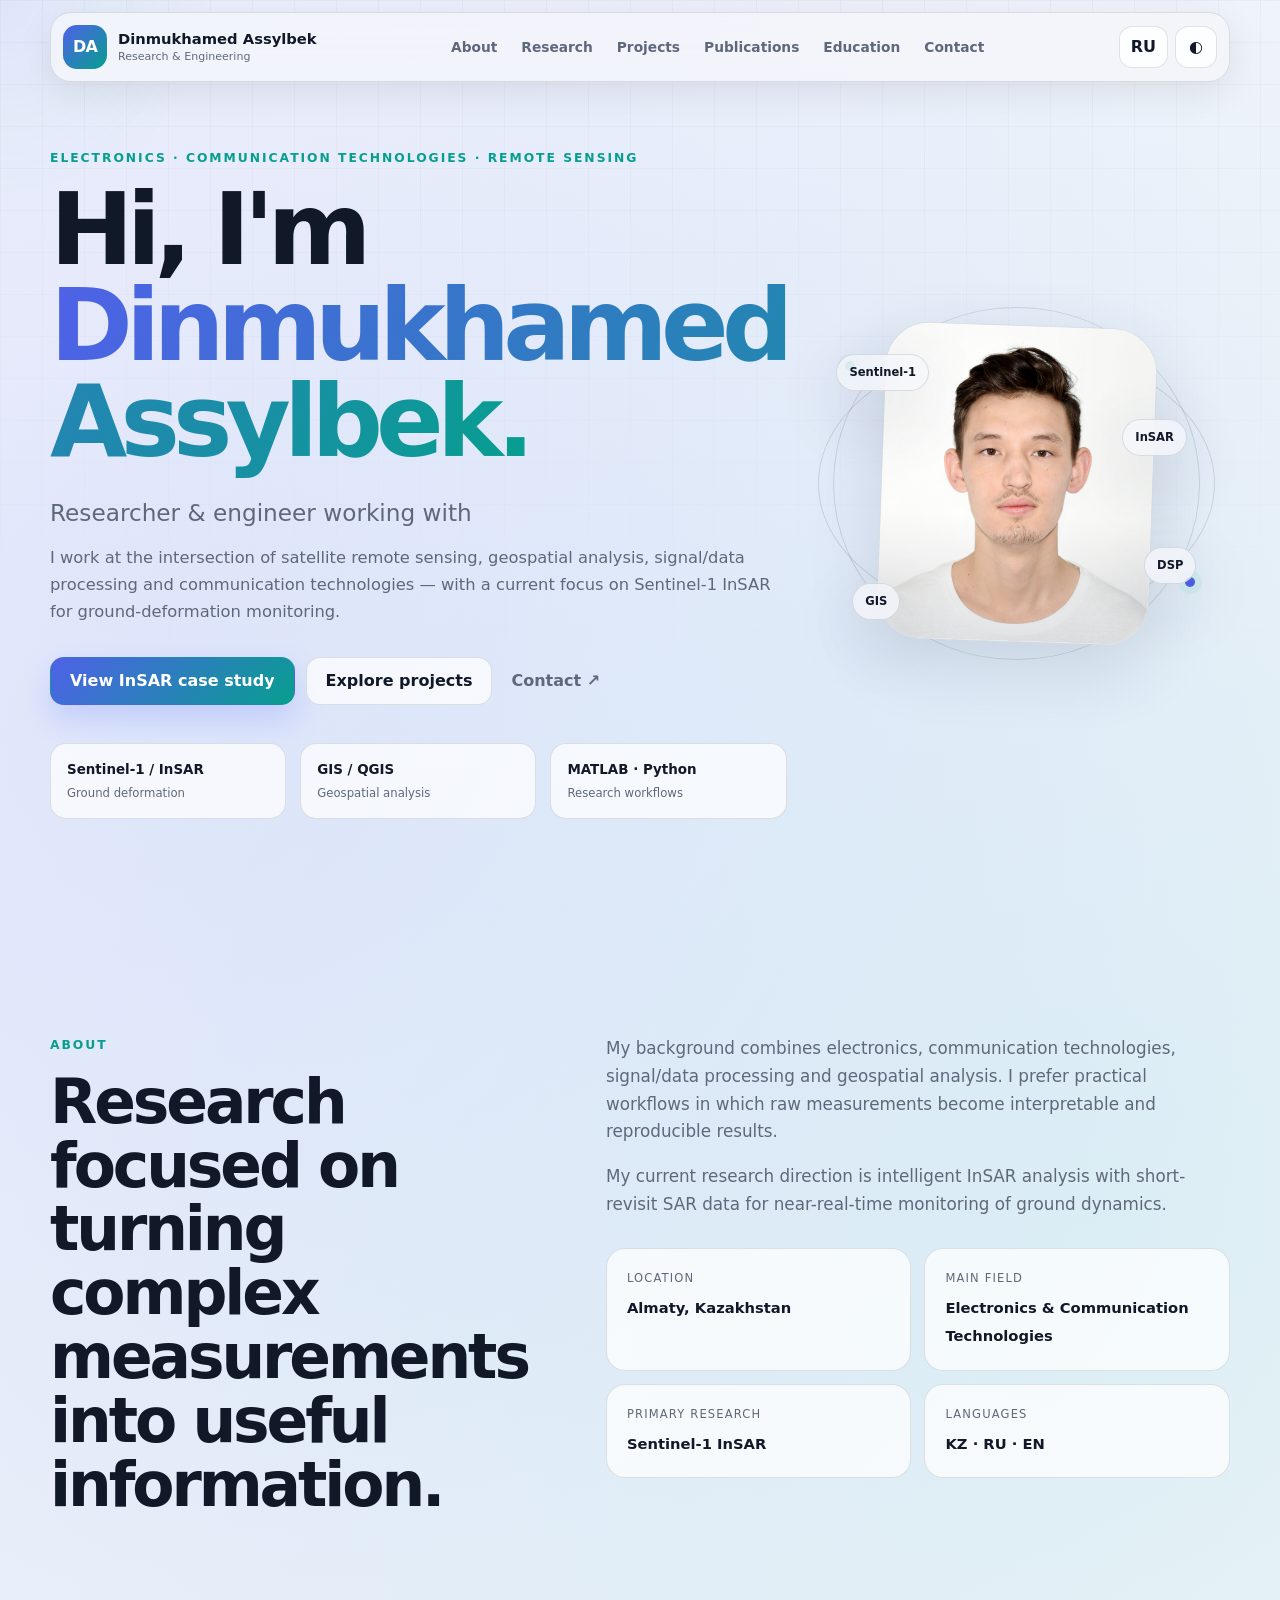
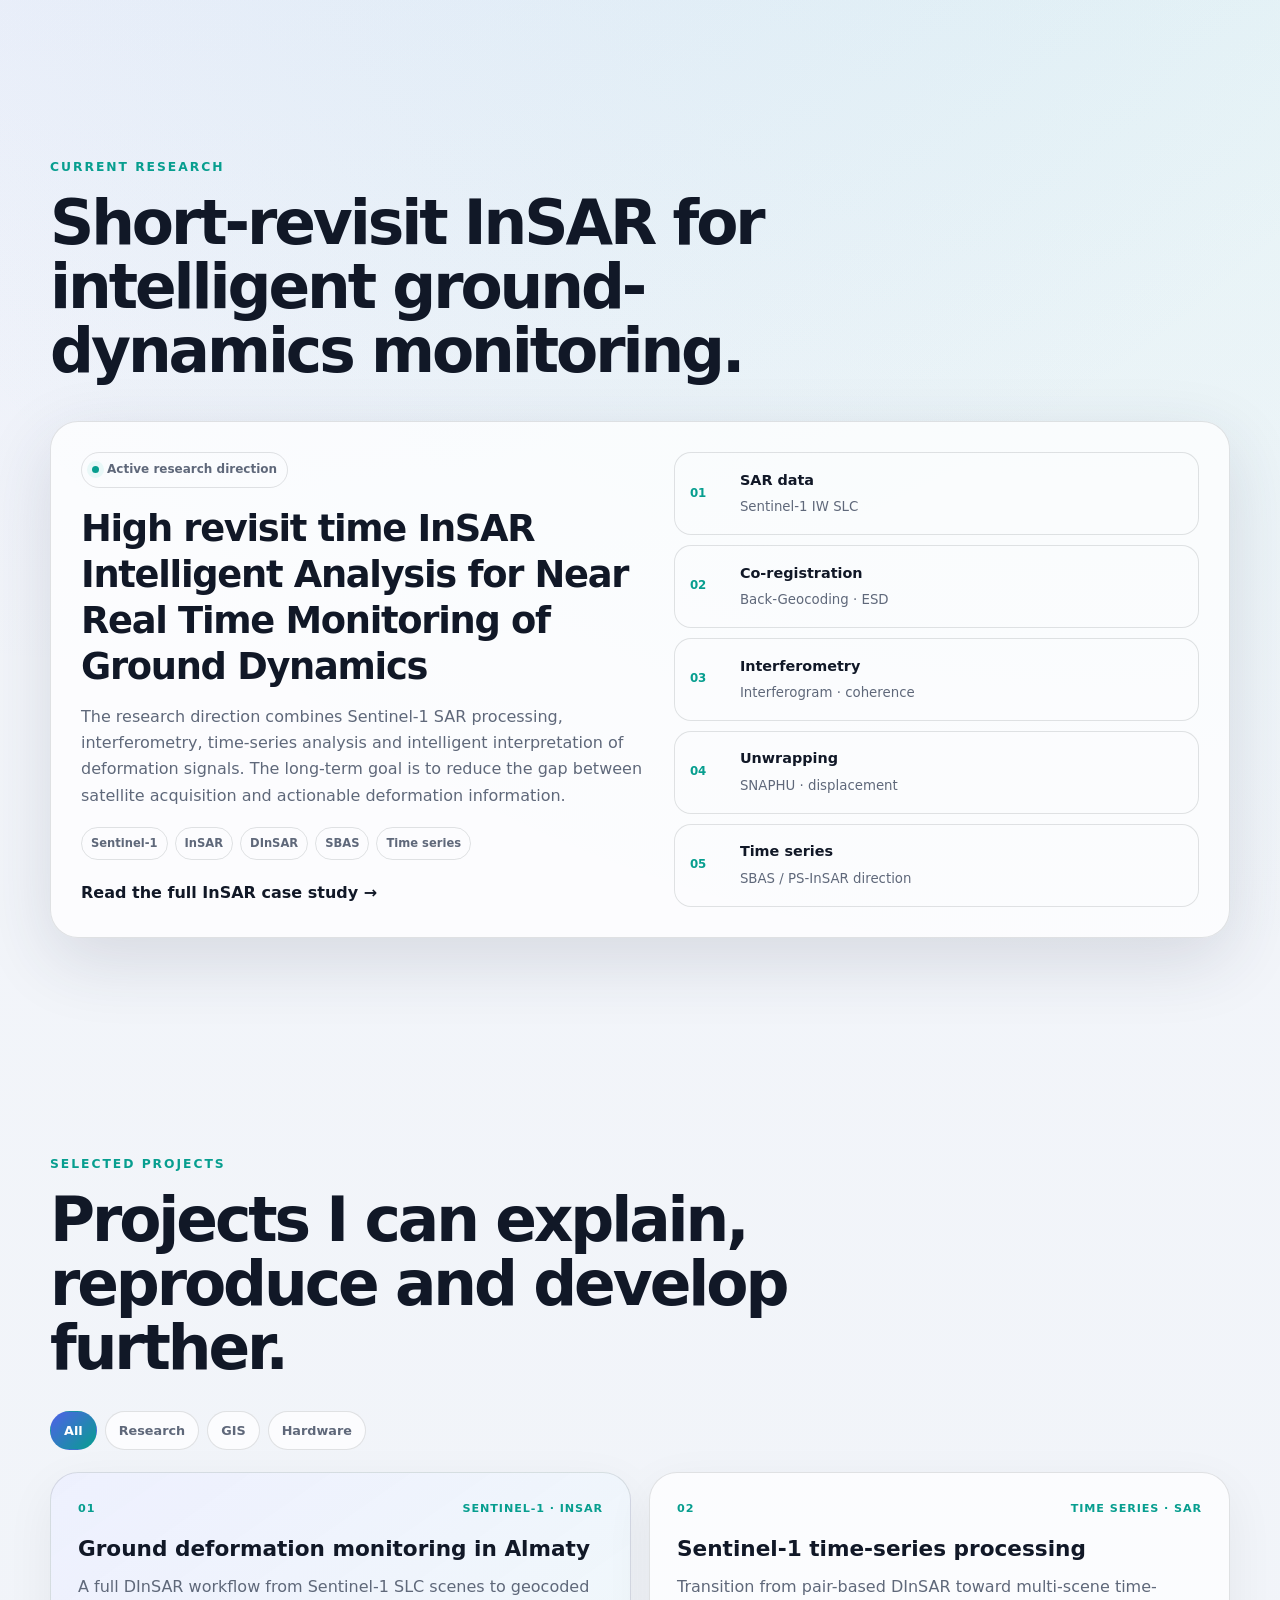
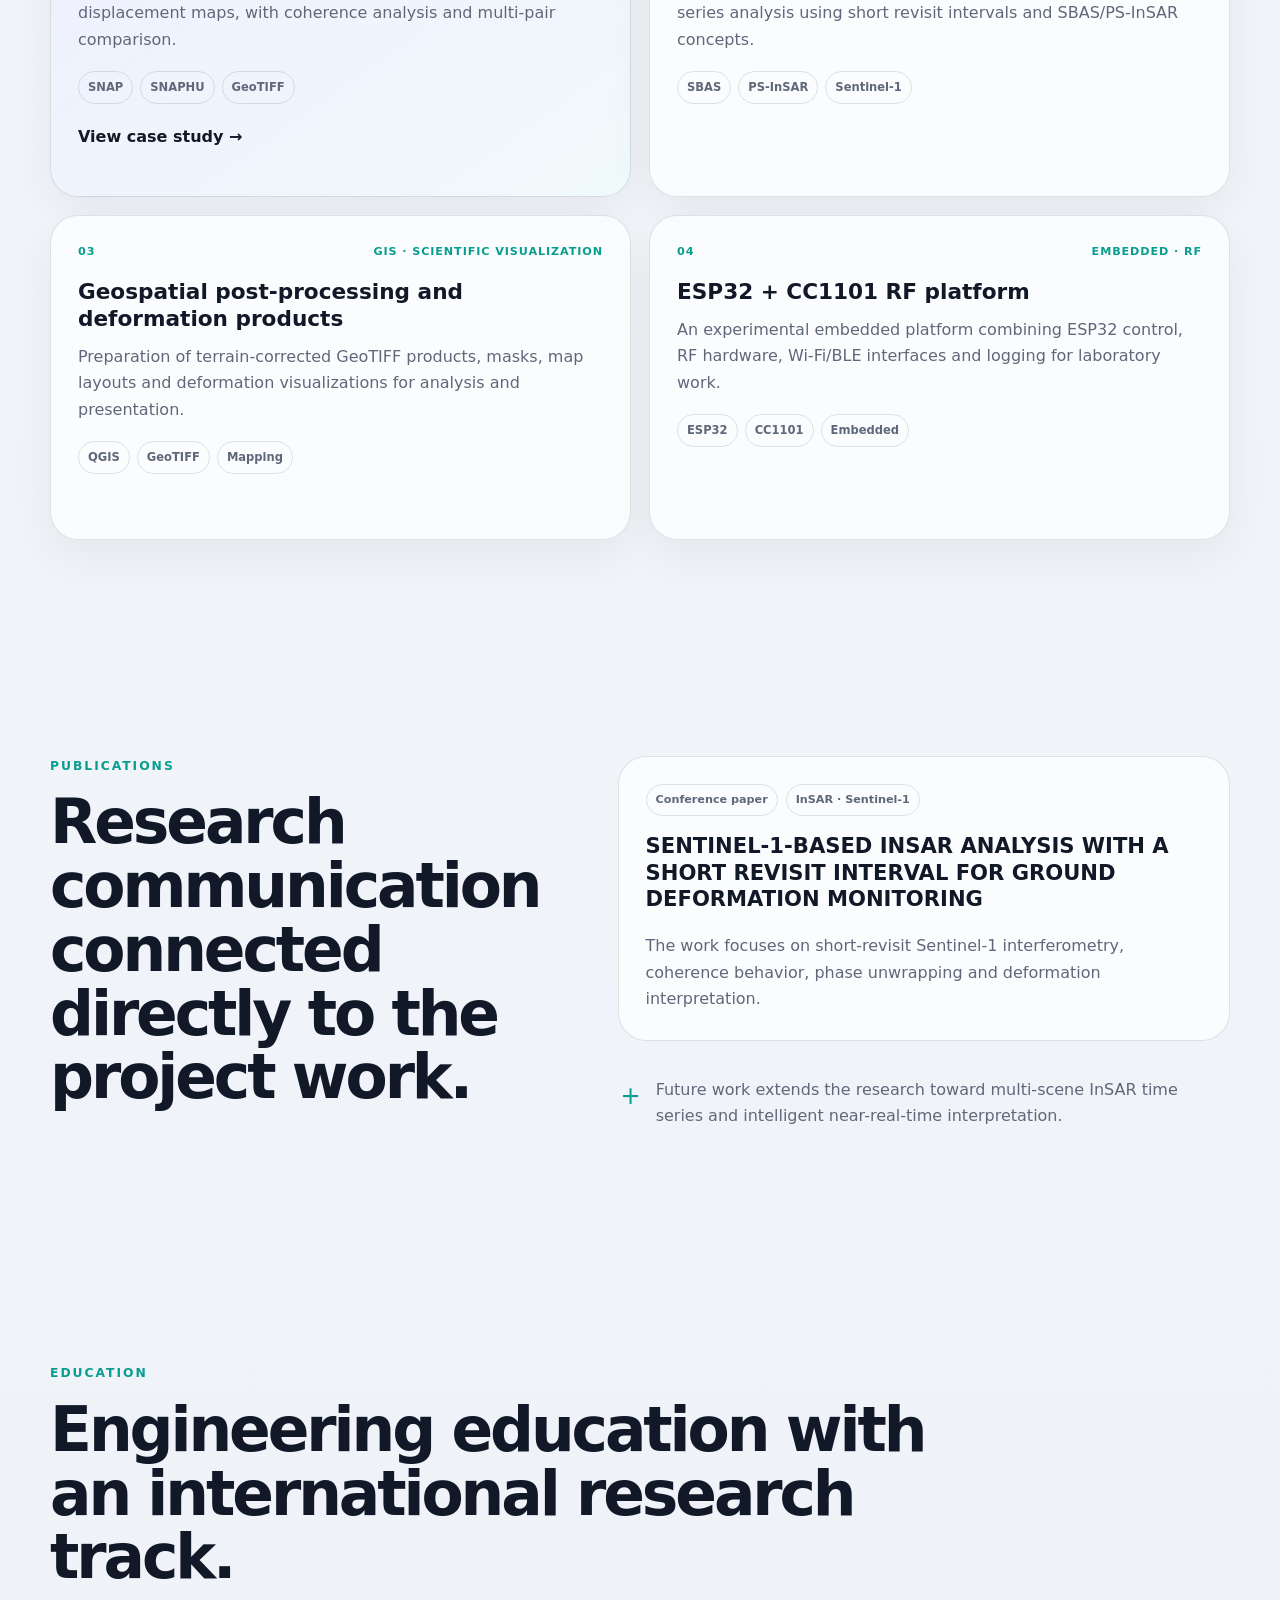
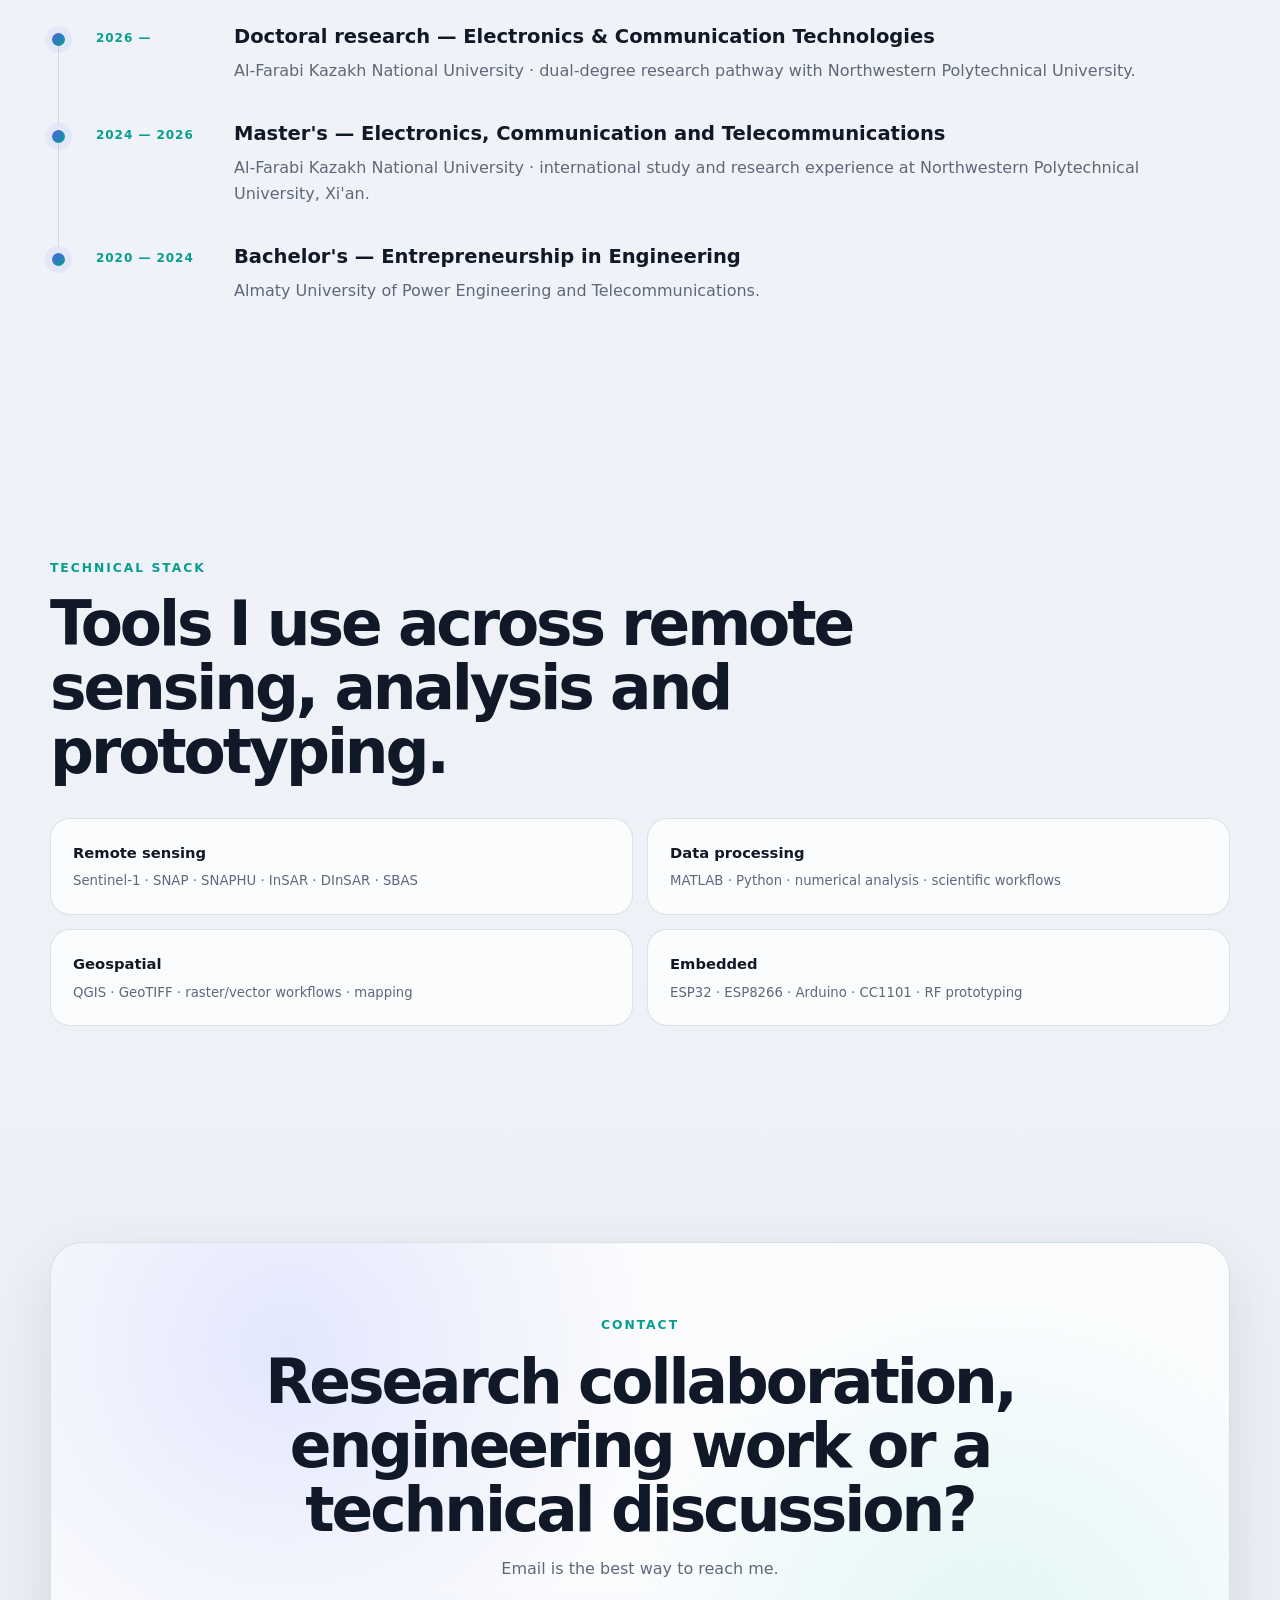
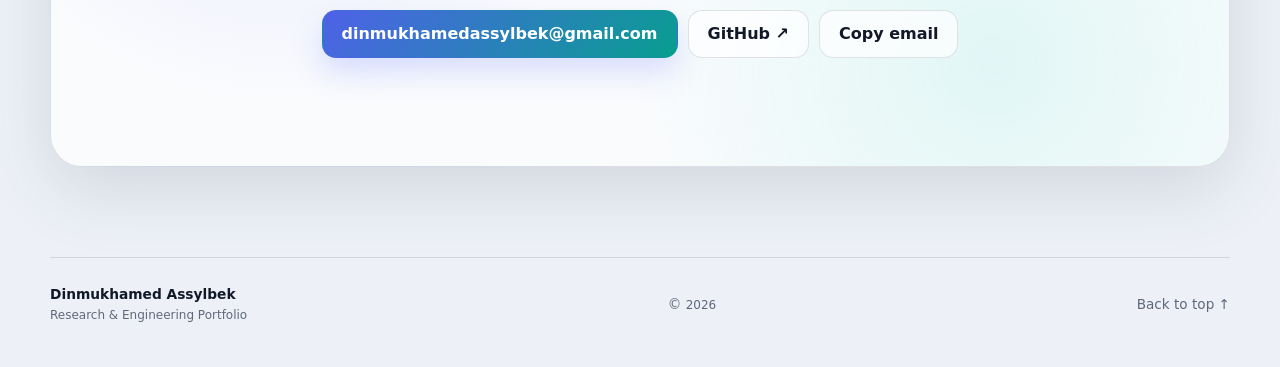
<file: experience.html>
<!doctype html>
<html lang="en">
<head>
<meta charset="utf-8">
<meta name="viewport" content="width=device-width,initial-scale=1">
<meta http-equiv="refresh" content="0; url=index.html#experience">
<title>Redirecting…</title>
<script>location.replace("index.html#experience");</script>
</head>
<body><a href="index.html#experience">Continue</a></body>
</html>
</file>
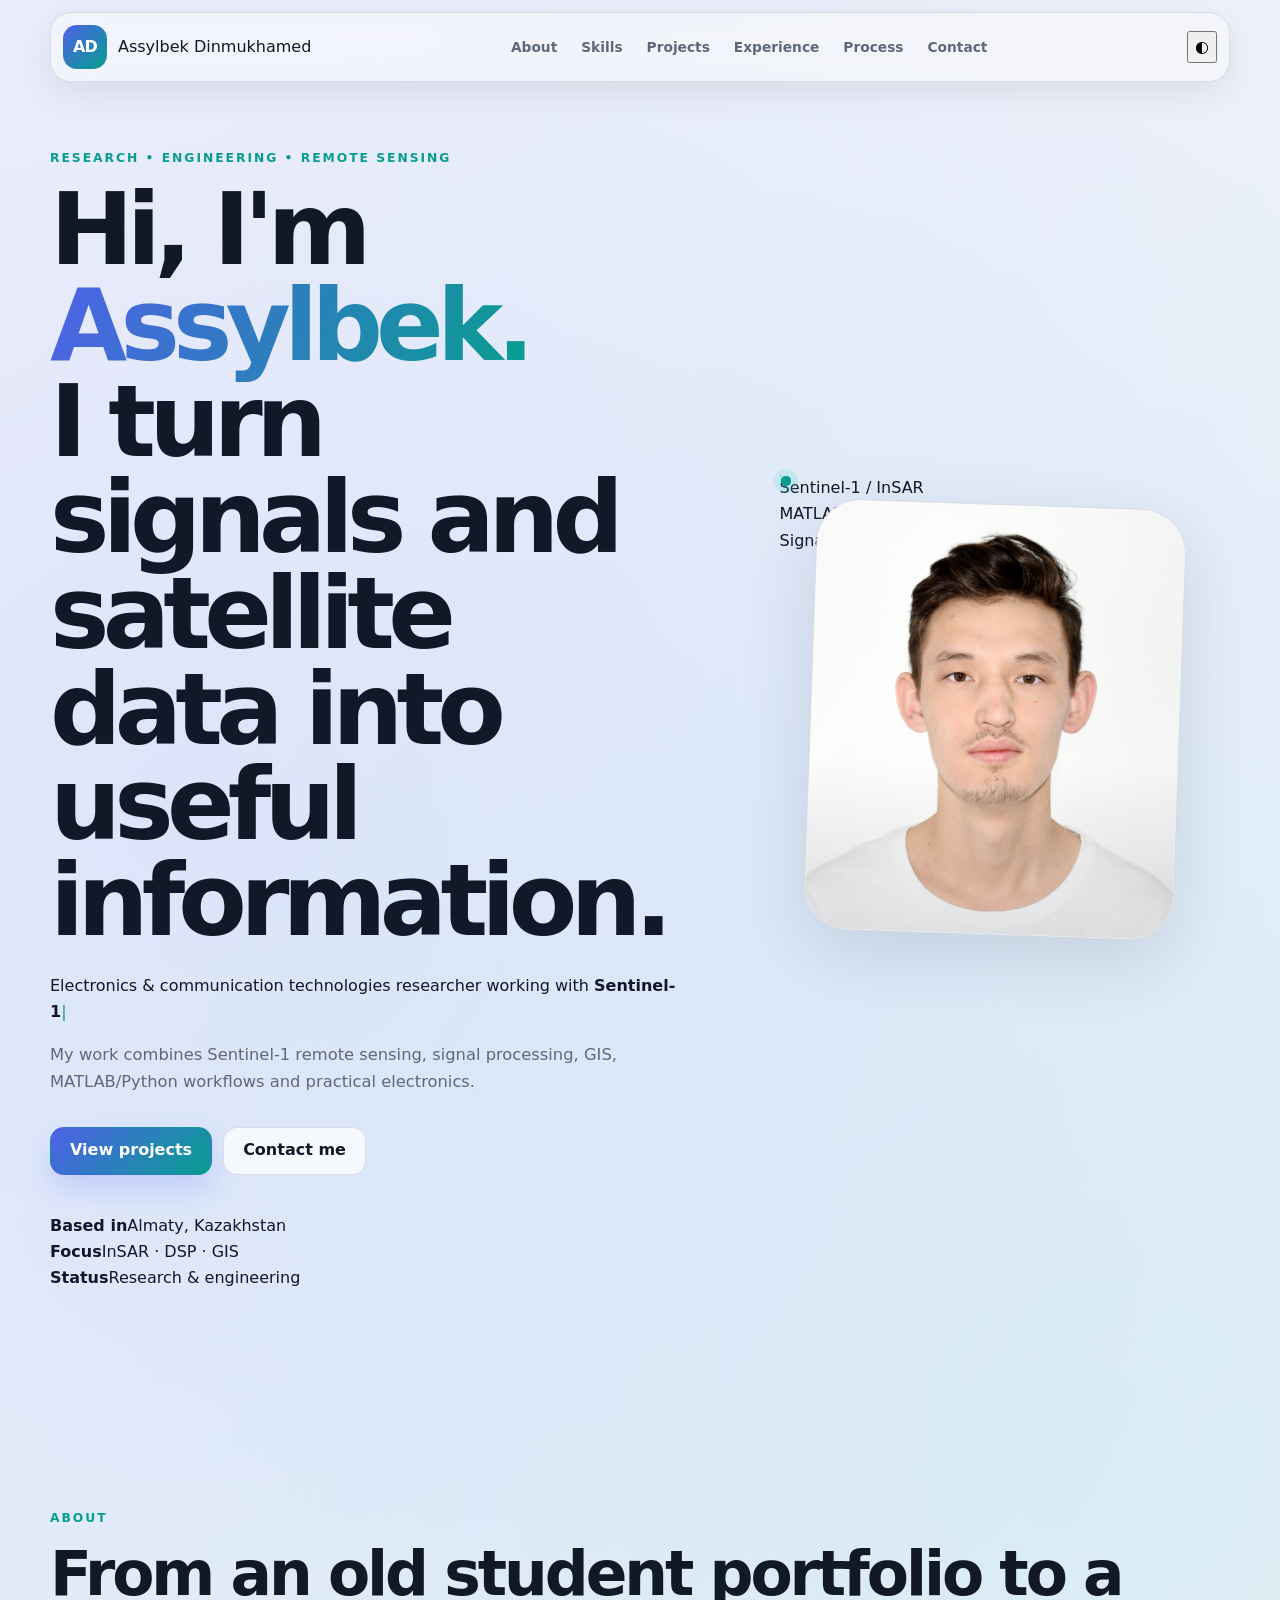
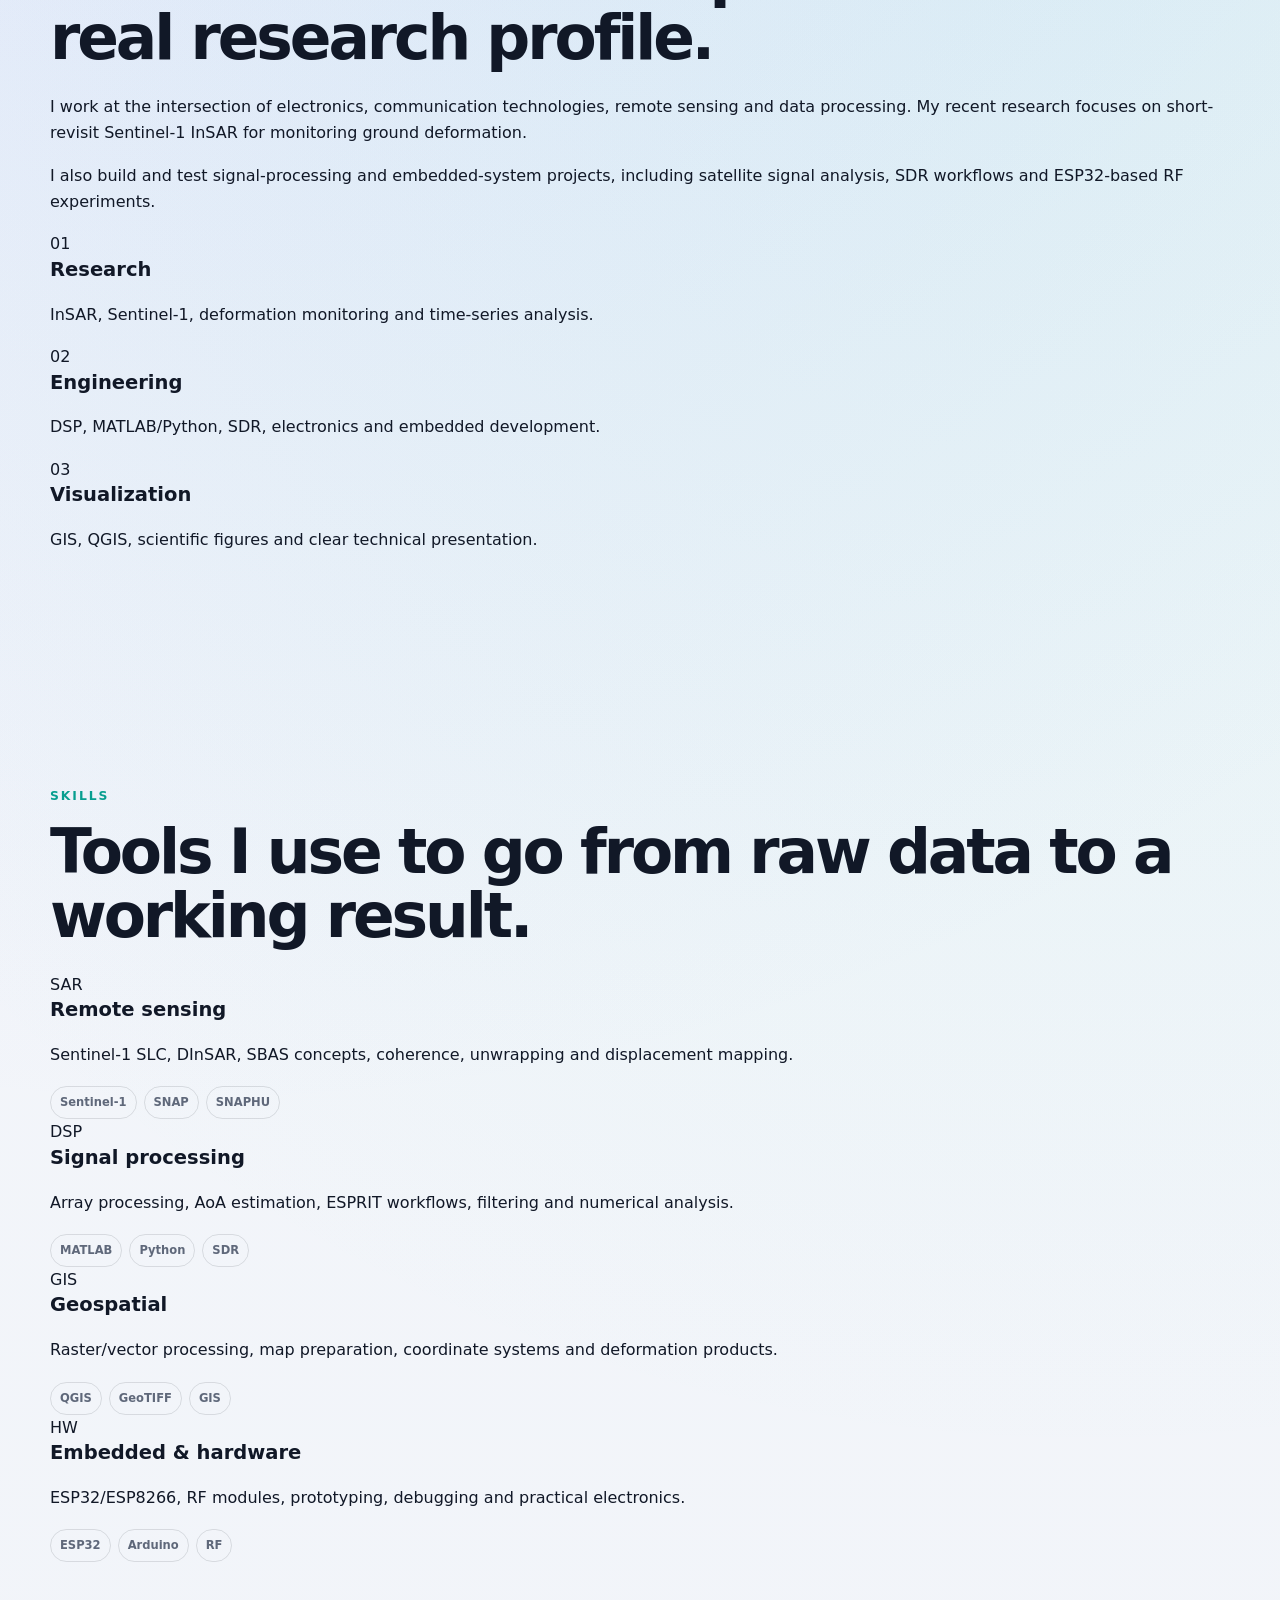
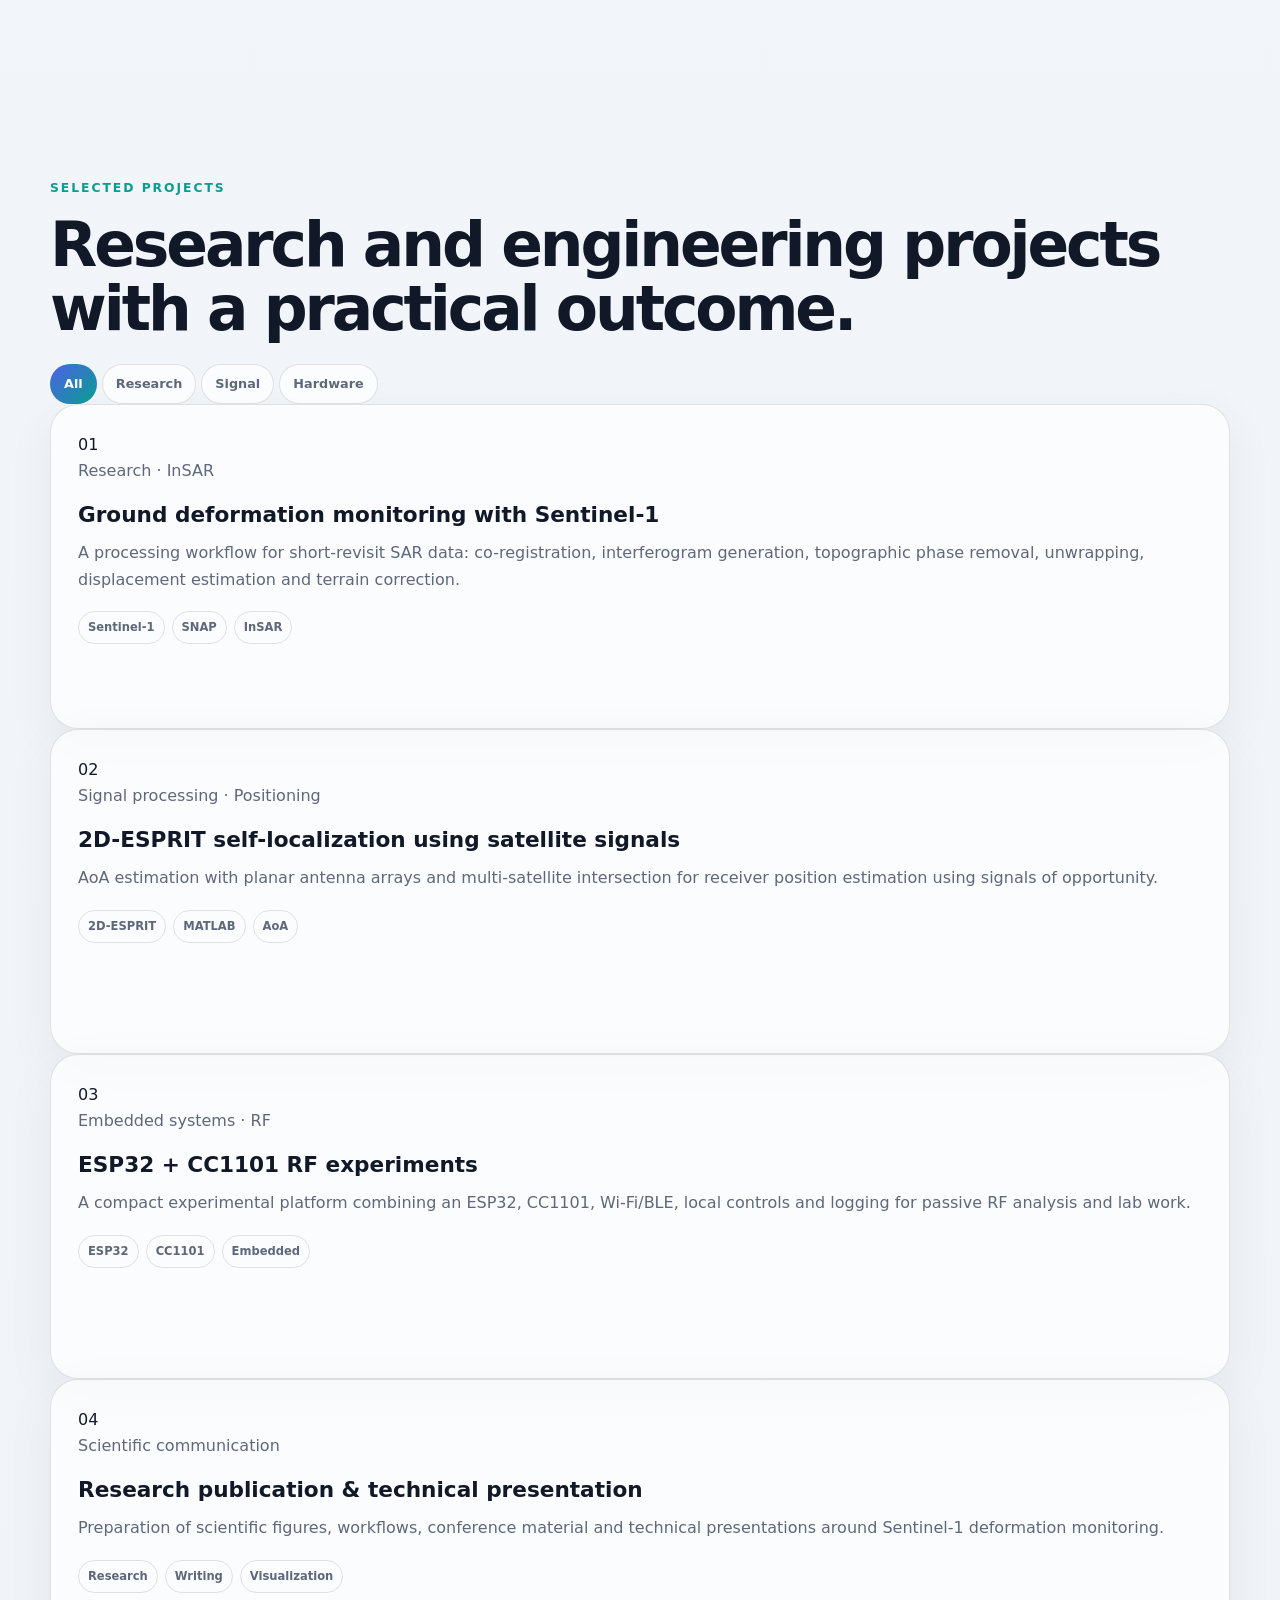
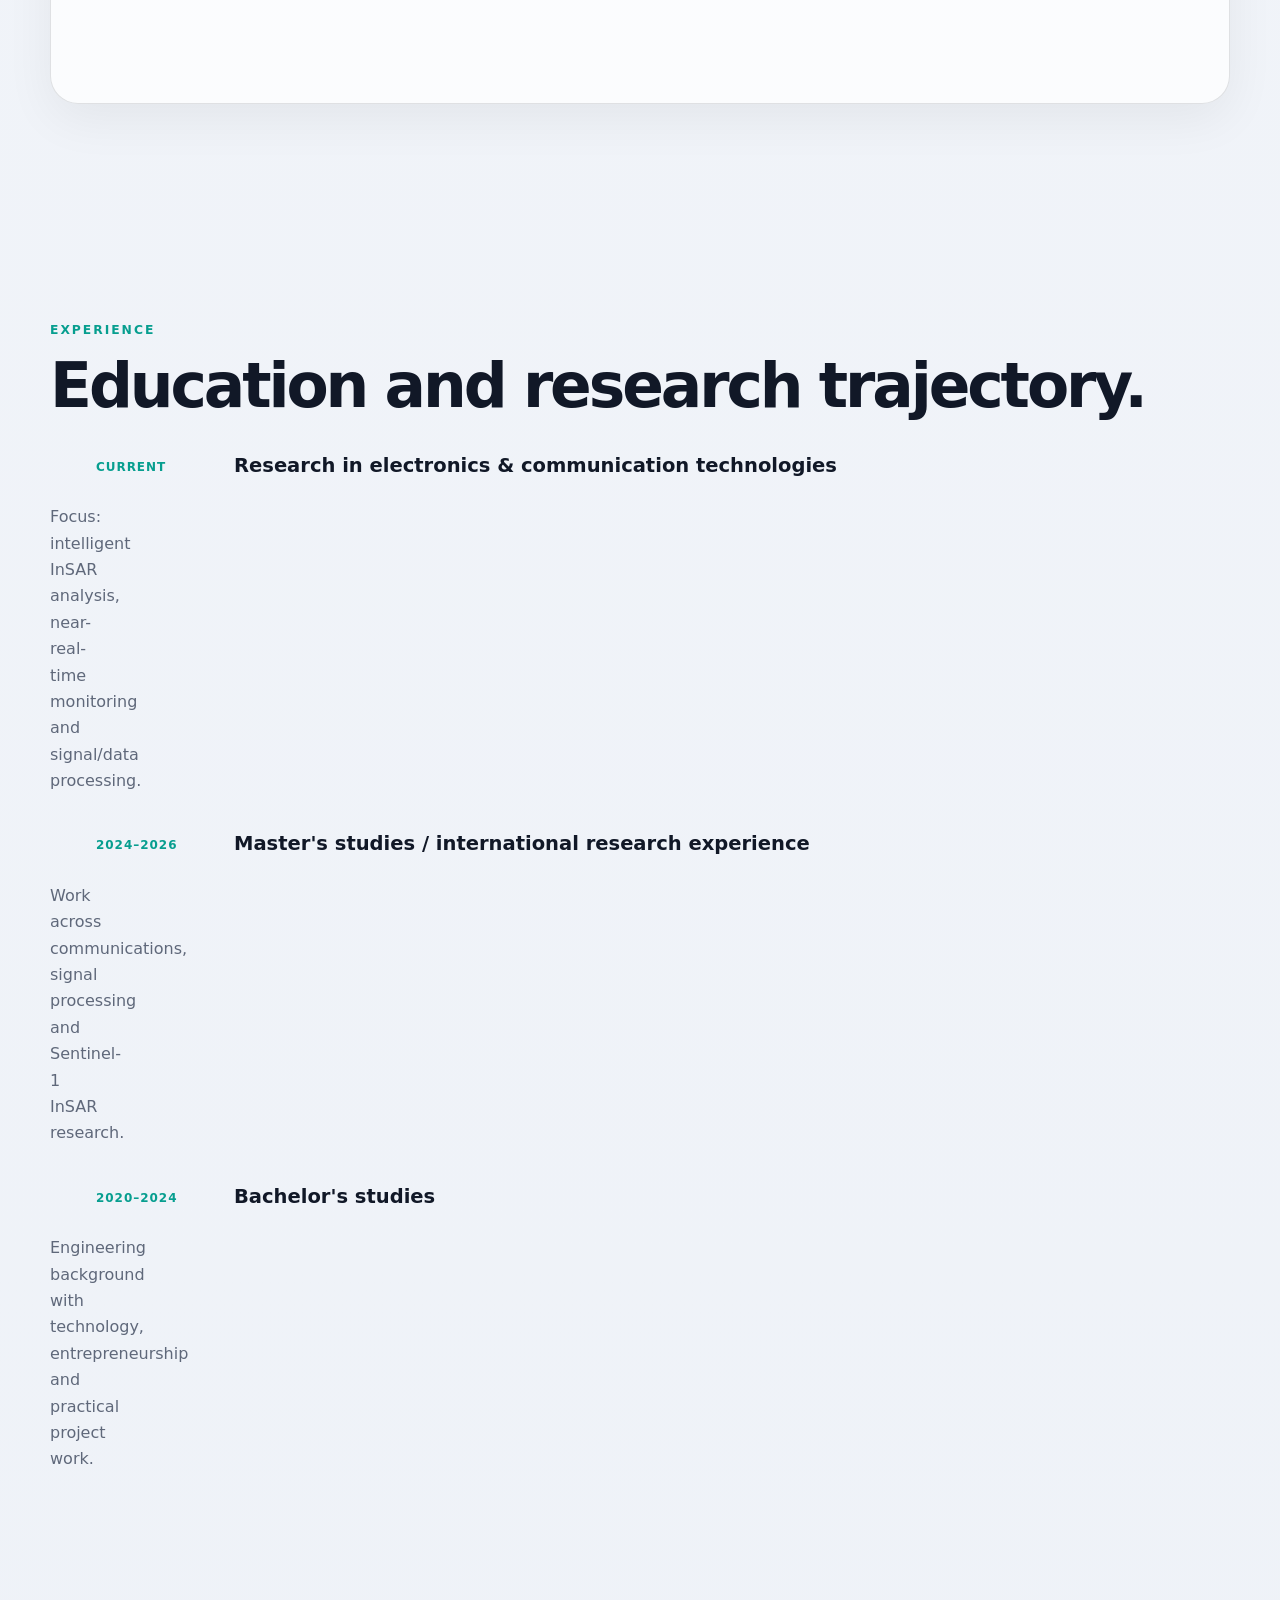
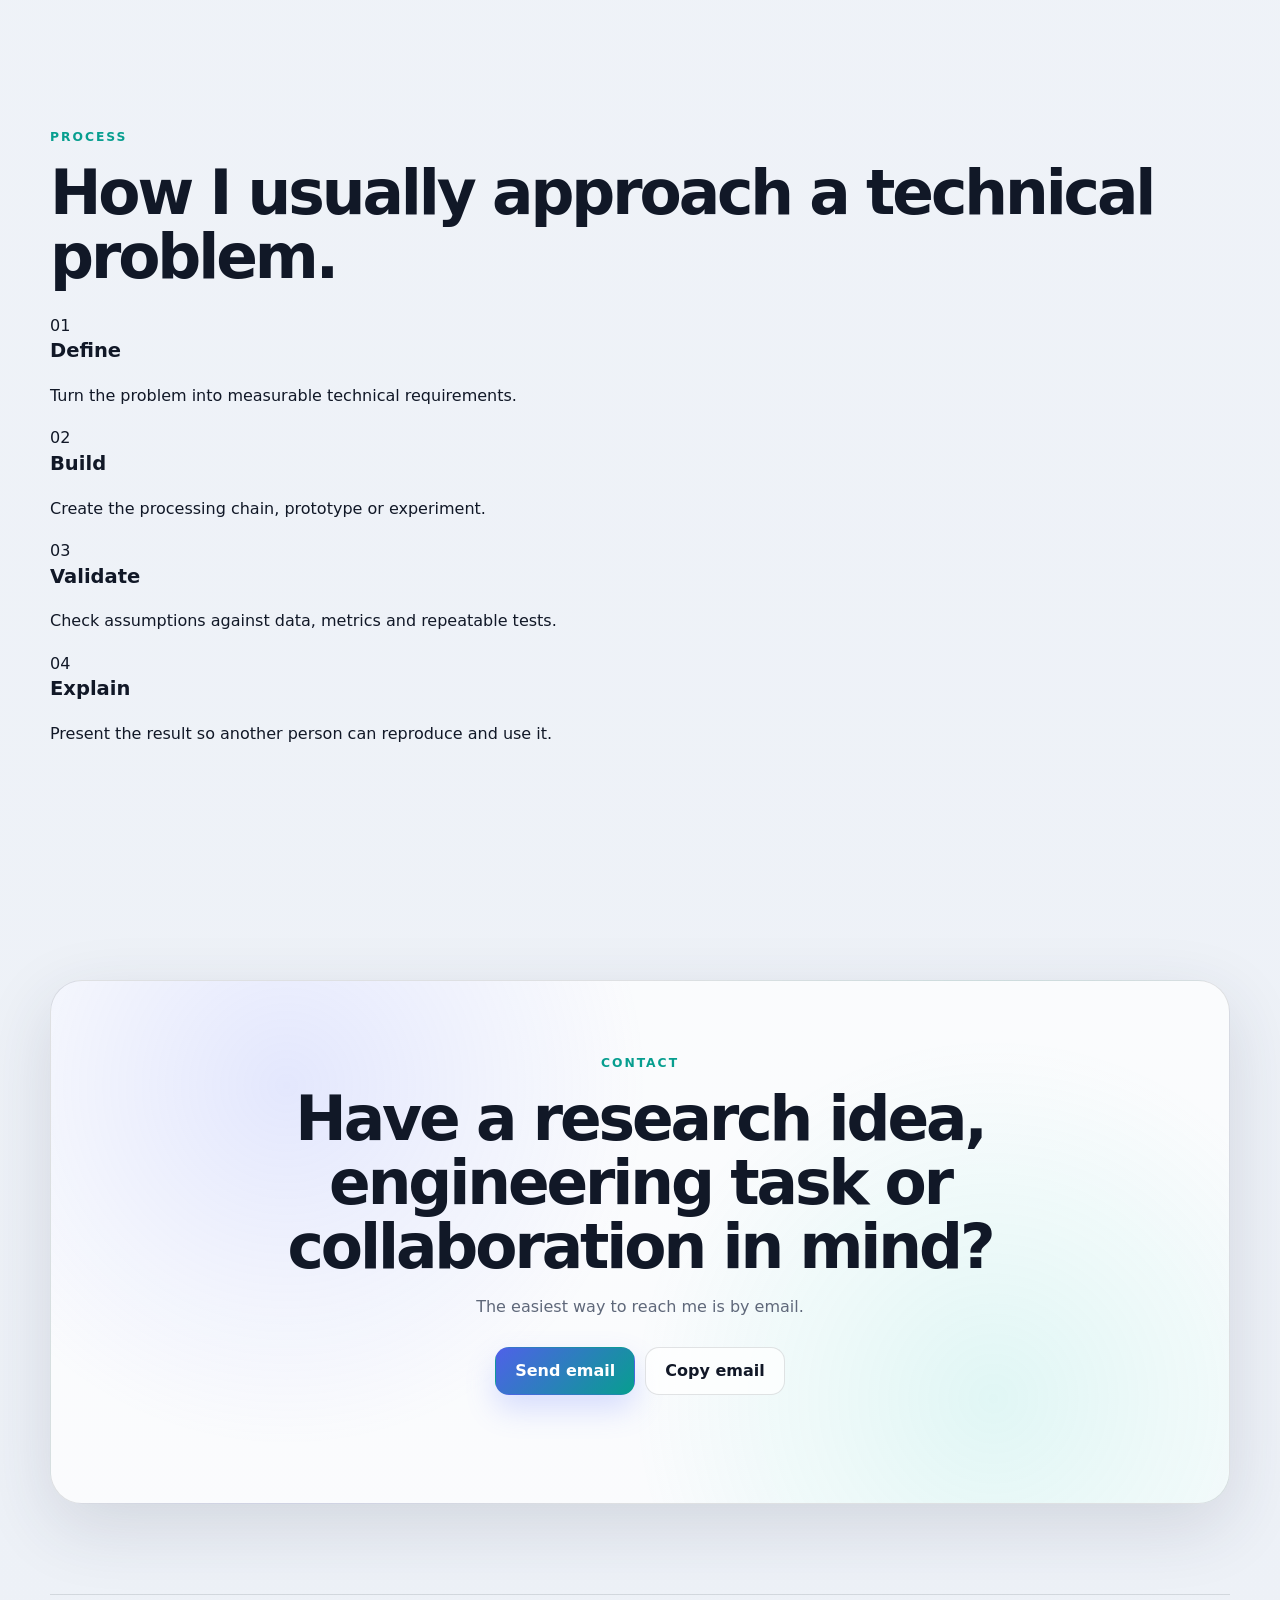
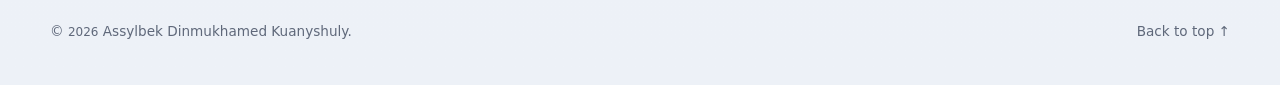
<file: index_fixed.html>
<!DOCTYPE html>
<html lang="en">
<head>
  <meta charset="UTF-8" />
  <meta name="viewport" content="width=device-width, initial-scale=1.0" />
  <meta name="description" content="Portfolio of Assylbek Dinmukhamed Kuanyshuly — researcher and engineer working with InSAR, Sentinel-1, signal processing, GIS and embedded systems." />
  <meta name="theme-color" content="#0b1020" />
  <meta property="og:title" content="Assylbek Dinmukhamed — Portfolio" />
  <meta property="og:description" content="Research, engineering and projects in InSAR, signal processing, GIS and embedded systems." />
  <meta property="og:type" content="website" />
  <meta property="og:image" content="photo.jpg" />
  <title>Assylbek Dinmukhamed — Researcher & Engineer</title>
  <link rel="stylesheet" href="styles.css" />
</head>
<body>
  <div class="noise" aria-hidden="true"></div>

  <header class="site-header">
    <a class="brand" href="#home" aria-label="Home">
      <span class="brand-mark">AD</span>
      <span class="brand-text">Assylbek Dinmukhamed</span>
    </a>

    <button class="menu-toggle" id="menuToggle" aria-label="Open navigation" aria-expanded="false">
      <span></span><span></span><span></span>
    </button>

    <nav class="nav" id="nav">
      <a href="#about">About</a>
      <a href="#skills">Skills</a>
      <a href="#projects">Projects</a>
      <a href="#experience">Experience</a>
      <a href="#process">Process</a>
      <a href="#contact">Contact</a>
    </nav>

    <button class="theme-toggle" id="themeToggle" aria-label="Toggle theme">
      <span class="theme-icon">◐</span>
    </button>
  </header>

  <main>
    <section id="home" class="hero section">
      <div class="hero-copy reveal">
        <p class="eyebrow">Research • Engineering • Remote sensing</p>
        <h1>
          Hi, I'm <span class="gradient-text">Assylbek.</span><br />
          I turn signals and satellite data into useful information.
        </h1>
        <p class="hero-subtitle">
          Electronics & communication technologies researcher working with
          <span id="typingText" class="typing">InSAR</span><span class="caret">|</span>
        </p>
        <p class="hero-description">
          My work combines Sentinel-1 remote sensing, signal processing, GIS,
          MATLAB/Python workflows and practical electronics.
        </p>

        <div class="hero-actions">
          <a class="btn btn-primary" href="#projects">View projects</a>
          <a class="btn btn-ghost" href="mailto:dinmukhamedassylbek@gmail.com">Contact me</a>
        </div>

        <div class="hero-meta">
          <div><strong>Based in</strong><span>Almaty, Kazakhstan</span></div>
          <div><strong>Focus</strong><span>InSAR · DSP · GIS</span></div>
          <div><strong>Status</strong><span>Research & engineering</span></div>
        </div>
      </div>

      <div class="hero-visual reveal">
        <div class="portrait-shell">
          <div class="orbit orbit-one"></div>
          <div class="orbit orbit-two"></div>
          <div class="portrait-frame">
            <img src="photo.jpg" alt="Portrait of Assylbek Dinmukhamed" />
          </div>
          <div class="floating-card fc-one">
            <span class="dot"></span>
            Sentinel-1 / InSAR
          </div>
          <div class="floating-card fc-two">MATLAB + Python</div>
          <div class="floating-card fc-three">Signal processing</div>
        </div>
      </div>
    </section>

    <section id="about" class="section section-grid">
      <div class="section-heading reveal">
        <p class="eyebrow">About</p>
        <h2>From an old student portfolio to a real research profile.</h2>
      </div>
      <div class="section-body reveal">
        <p>
          I work at the intersection of electronics, communication technologies,
          remote sensing and data processing. My recent research focuses on
          short-revisit Sentinel-1 InSAR for monitoring ground deformation.
        </p>
        <p>
          I also build and test signal-processing and embedded-system projects,
          including satellite signal analysis, SDR workflows and ESP32-based RF experiments.
        </p>
        <div class="mini-cards">
          <article>
            <span>01</span>
            <h3>Research</h3>
            <p>InSAR, Sentinel-1, deformation monitoring and time-series analysis.</p>
          </article>
          <article>
            <span>02</span>
            <h3>Engineering</h3>
            <p>DSP, MATLAB/Python, SDR, electronics and embedded development.</p>
          </article>
          <article>
            <span>03</span>
            <h3>Visualization</h3>
            <p>GIS, QGIS, scientific figures and clear technical presentation.</p>
          </article>
        </div>
      </div>
    </section>

    <section id="skills" class="section">
      <div class="section-heading reveal">
        <p class="eyebrow">Skills</p>
        <h2>Tools I use to go from raw data to a working result.</h2>
      </div>

      <div class="skills-grid">
        <article class="skill-card reveal">
          <div class="skill-icon">SAR</div>
          <h3>Remote sensing</h3>
          <p>Sentinel-1 SLC, DInSAR, SBAS concepts, coherence, unwrapping and displacement mapping.</p>
          <div class="tags"><span>Sentinel-1</span><span>SNAP</span><span>SNAPHU</span></div>
        </article>
        <article class="skill-card reveal">
          <div class="skill-icon">DSP</div>
          <h3>Signal processing</h3>
          <p>Array processing, AoA estimation, ESPRIT workflows, filtering and numerical analysis.</p>
          <div class="tags"><span>MATLAB</span><span>Python</span><span>SDR</span></div>
        </article>
        <article class="skill-card reveal">
          <div class="skill-icon">GIS</div>
          <h3>Geospatial</h3>
          <p>Raster/vector processing, map preparation, coordinate systems and deformation products.</p>
          <div class="tags"><span>QGIS</span><span>GeoTIFF</span><span>GIS</span></div>
        </article>
        <article class="skill-card reveal">
          <div class="skill-icon">HW</div>
          <h3>Embedded & hardware</h3>
          <p>ESP32/ESP8266, RF modules, prototyping, debugging and practical electronics.</p>
          <div class="tags"><span>ESP32</span><span>Arduino</span><span>RF</span></div>
        </article>
      </div>
    </section>

    <section id="projects" class="section">
      <div class="section-heading reveal">
        <p class="eyebrow">Selected projects</p>
        <h2>Research and engineering projects with a practical outcome.</h2>
      </div>

      <div class="project-filter reveal" role="group" aria-label="Project filters">
        <button class="filter-btn active" data-filter="all">All</button>
        <button class="filter-btn" data-filter="research">Research</button>
        <button class="filter-btn" data-filter="signal">Signal</button>
        <button class="filter-btn" data-filter="hardware">Hardware</button>
      </div>

      <div class="projects-grid">
        <article class="project-card reveal" data-category="research">
          <div class="project-number">01</div>
          <p class="project-type">Research · InSAR</p>
          <h3>Ground deformation monitoring with Sentinel-1</h3>
          <p>
            A processing workflow for short-revisit SAR data: co-registration,
            interferogram generation, topographic phase removal, unwrapping,
            displacement estimation and terrain correction.
          </p>
          <div class="tags"><span>Sentinel-1</span><span>SNAP</span><span>InSAR</span></div>
        </article>

        <article class="project-card reveal" data-category="signal">
          <div class="project-number">02</div>
          <p class="project-type">Signal processing · Positioning</p>
          <h3>2D-ESPRIT self-localization using satellite signals</h3>
          <p>
            AoA estimation with planar antenna arrays and multi-satellite
            intersection for receiver position estimation using signals of opportunity.
          </p>
          <div class="tags"><span>2D-ESPRIT</span><span>MATLAB</span><span>AoA</span></div>
        </article>

        <article class="project-card reveal" data-category="hardware">
          <div class="project-number">03</div>
          <p class="project-type">Embedded systems · RF</p>
          <h3>ESP32 + CC1101 RF experiments</h3>
          <p>
            A compact experimental platform combining an ESP32, CC1101, Wi-Fi/BLE,
            local controls and logging for passive RF analysis and lab work.
          </p>
          <div class="tags"><span>ESP32</span><span>CC1101</span><span>Embedded</span></div>
        </article>

        <article class="project-card reveal" data-category="research">
          <div class="project-number">04</div>
          <p class="project-type">Scientific communication</p>
          <h3>Research publication & technical presentation</h3>
          <p>
            Preparation of scientific figures, workflows, conference material and
            technical presentations around Sentinel-1 deformation monitoring.
          </p>
          <div class="tags"><span>Research</span><span>Writing</span><span>Visualization</span></div>
        </article>
      </div>
    </section>

    <section id="experience" class="section section-grid">
      <div class="section-heading reveal">
        <p class="eyebrow">Experience</p>
        <h2>Education and research trajectory.</h2>
      </div>
      <div class="timeline reveal">
        <article class="timeline-item">
          <div class="timeline-dot"></div>
          <div class="timeline-date">Current</div>
          <h3>Research in electronics & communication technologies</h3>
          <p>Focus: intelligent InSAR analysis, near-real-time monitoring and signal/data processing.</p>
        </article>
        <article class="timeline-item">
          <div class="timeline-dot"></div>
          <div class="timeline-date">2024–2026</div>
          <h3>Master's studies / international research experience</h3>
          <p>Work across communications, signal processing and Sentinel-1 InSAR research.</p>
        </article>
        <article class="timeline-item">
          <div class="timeline-dot"></div>
          <div class="timeline-date">2020–2024</div>
          <h3>Bachelor's studies</h3>
          <p>Engineering background with technology, entrepreneurship and practical project work.</p>
        </article>
      </div>
    </section>

    <section id="process" class="section">
      <div class="section-heading reveal">
        <p class="eyebrow">Process</p>
        <h2>How I usually approach a technical problem.</h2>
      </div>
      <div class="process-grid">
        <article class="process-card reveal"><span>01</span><h3>Define</h3><p>Turn the problem into measurable technical requirements.</p></article>
        <article class="process-card reveal"><span>02</span><h3>Build</h3><p>Create the processing chain, prototype or experiment.</p></article>
        <article class="process-card reveal"><span>03</span><h3>Validate</h3><p>Check assumptions against data, metrics and repeatable tests.</p></article>
        <article class="process-card reveal"><span>04</span><h3>Explain</h3><p>Present the result so another person can reproduce and use it.</p></article>
      </div>
    </section>

    <section id="contact" class="section contact-section">
      <div class="contact-card reveal">
        <p class="eyebrow">Contact</p>
        <h2>Have a research idea, engineering task or collaboration in mind?</h2>
        <p>The easiest way to reach me is by email.</p>
        <div class="contact-actions">
          <a class="btn btn-primary" href="mailto:dinmukhamedassylbek@gmail.com">Send email</a>
          <button class="btn btn-ghost" id="copyEmail" type="button">Copy email</button>
        </div>
        <p class="copy-status" id="copyStatus" aria-live="polite"></p>
      </div>
    </section>
  </main>

  <footer>
    <p>© <span id="year"></span> Assylbek Dinmukhamed Kuanyshuly.</p>
    <a href="#home">Back to top ↑</a>
  </footer>

  <script src="app.js"></script>
</body>
</html>
</file>
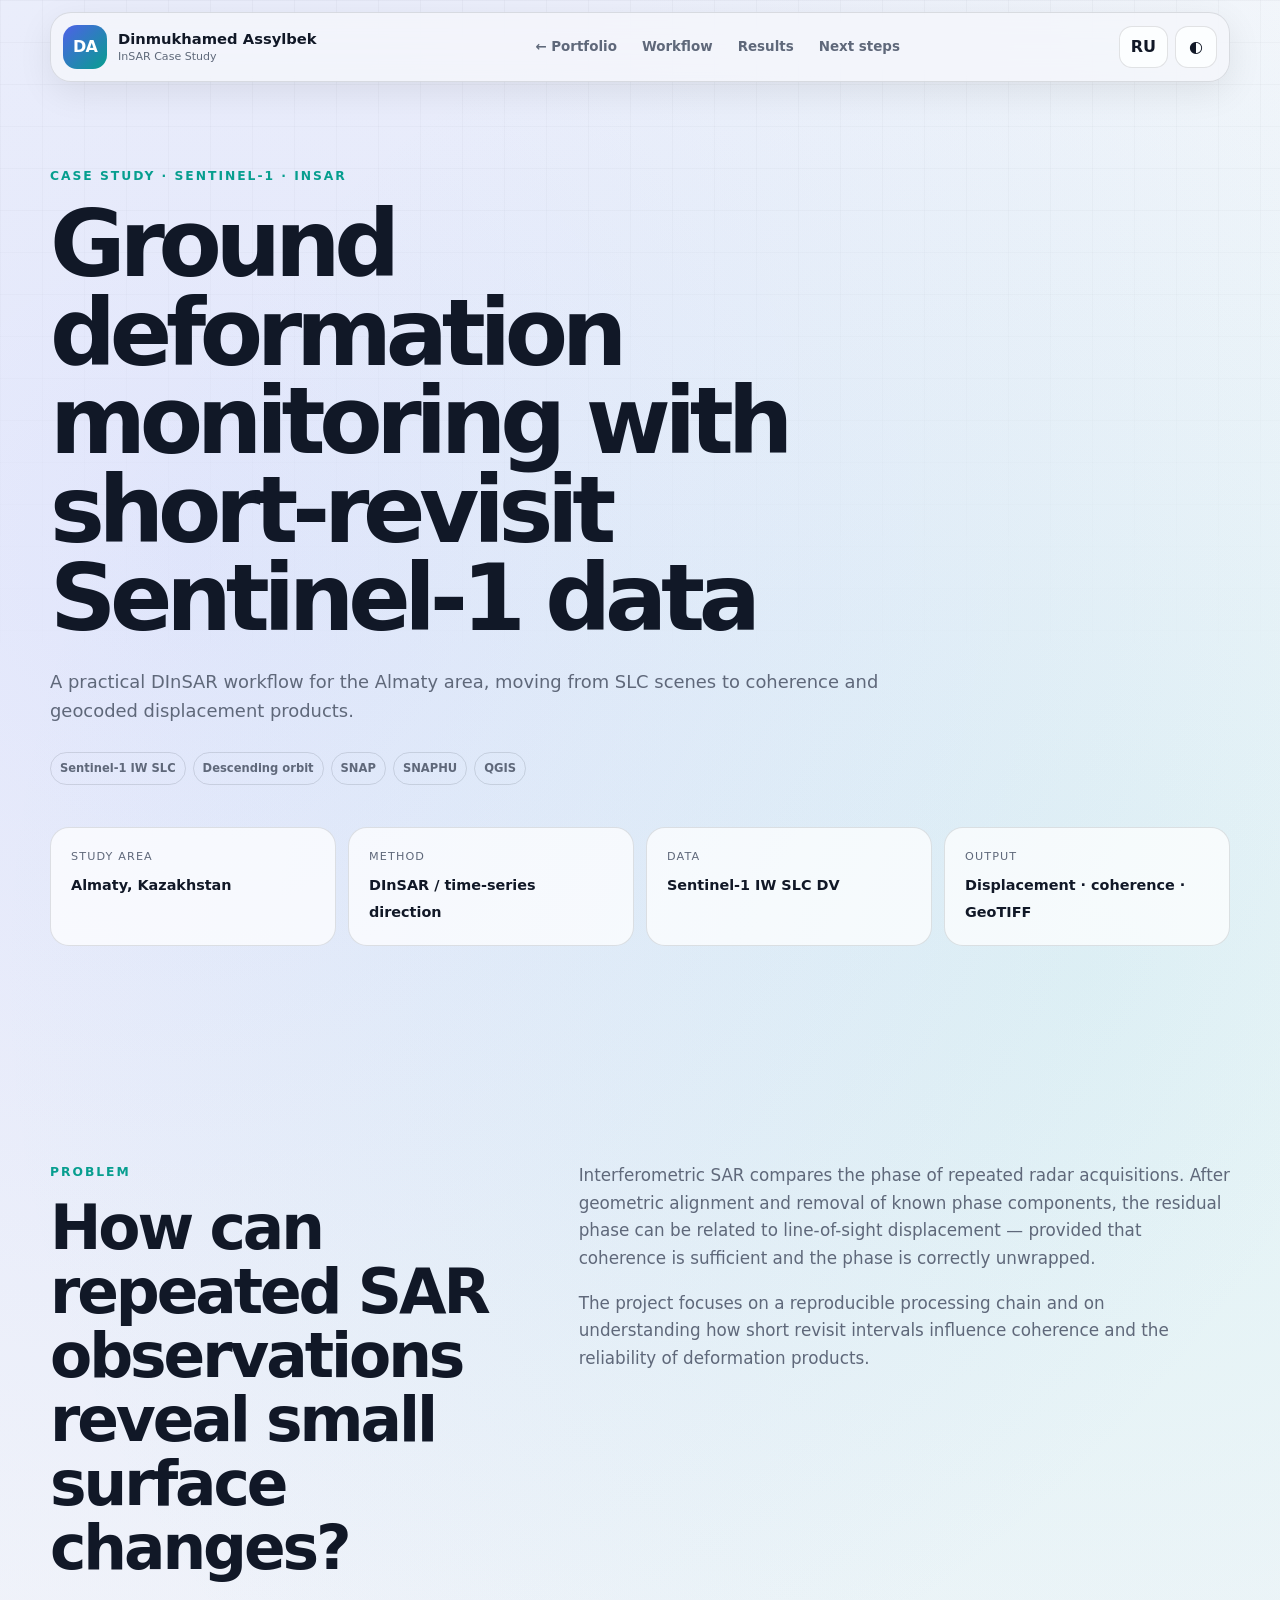
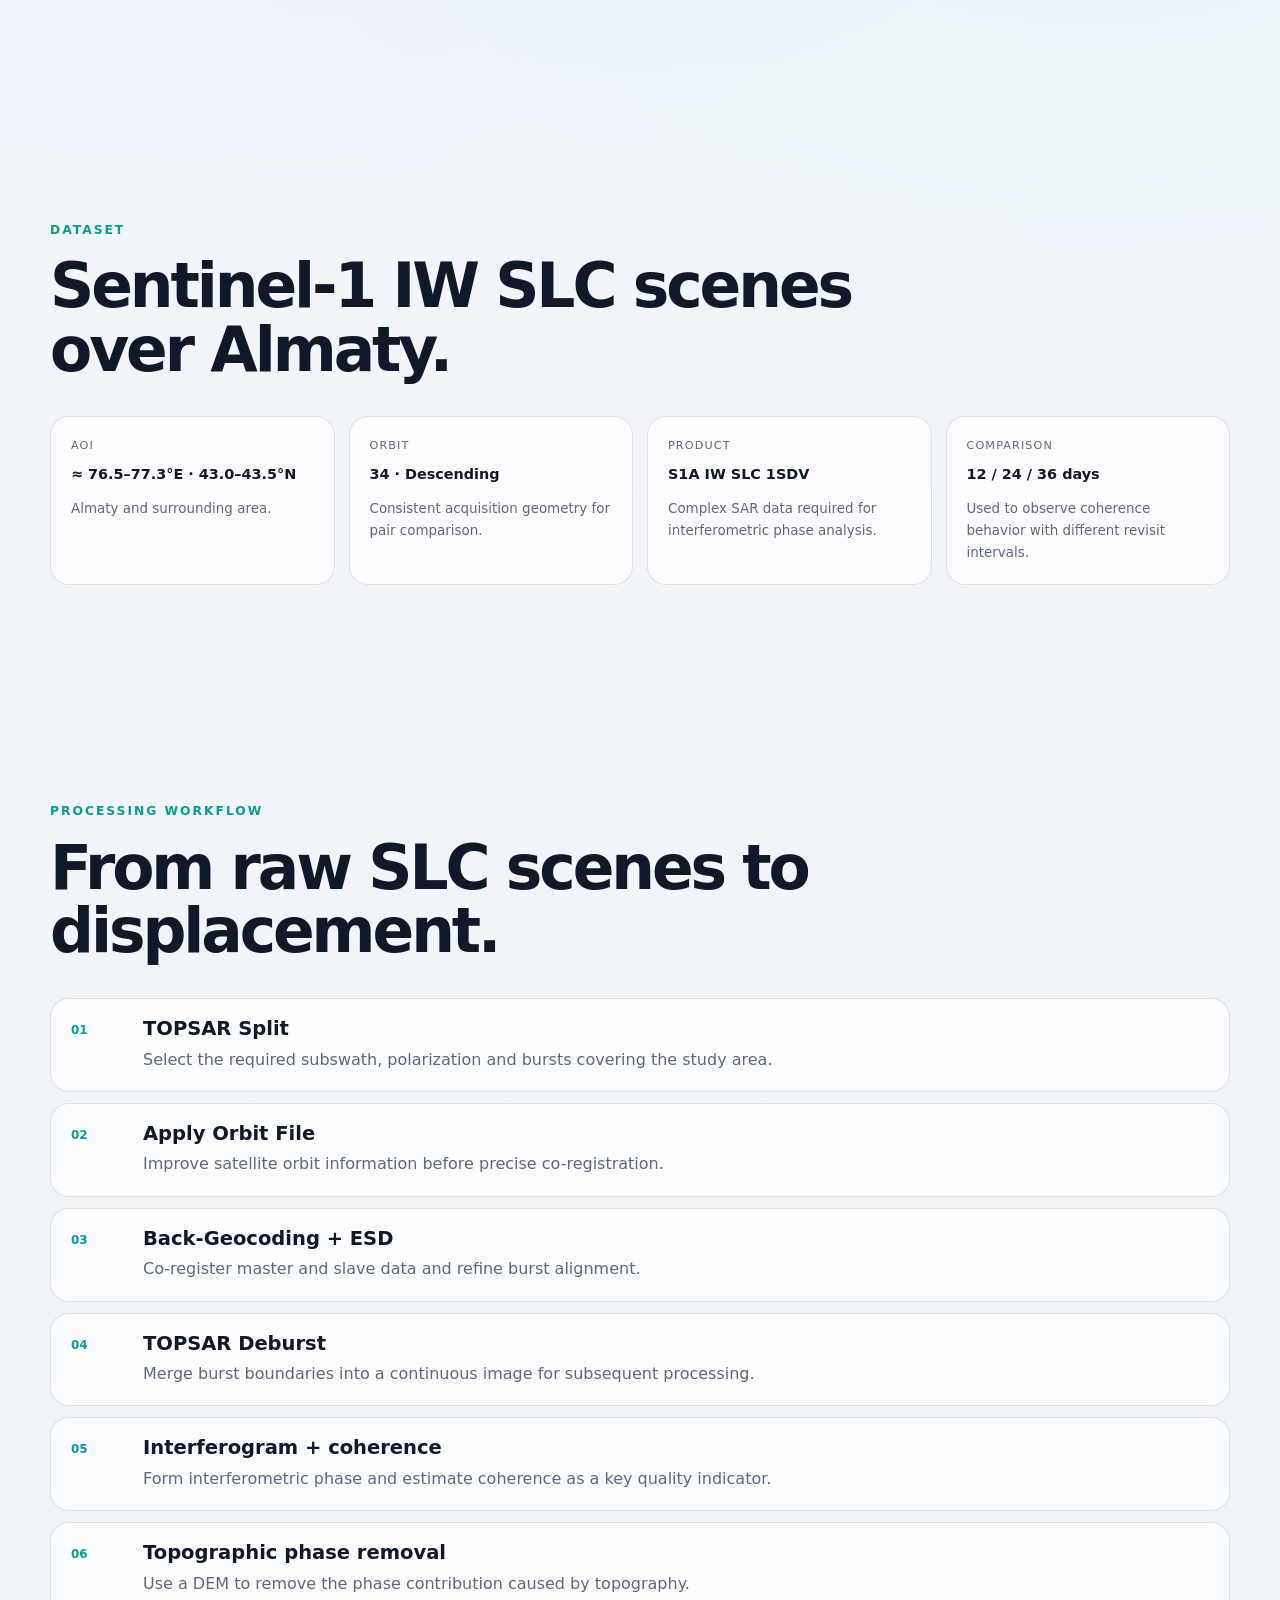
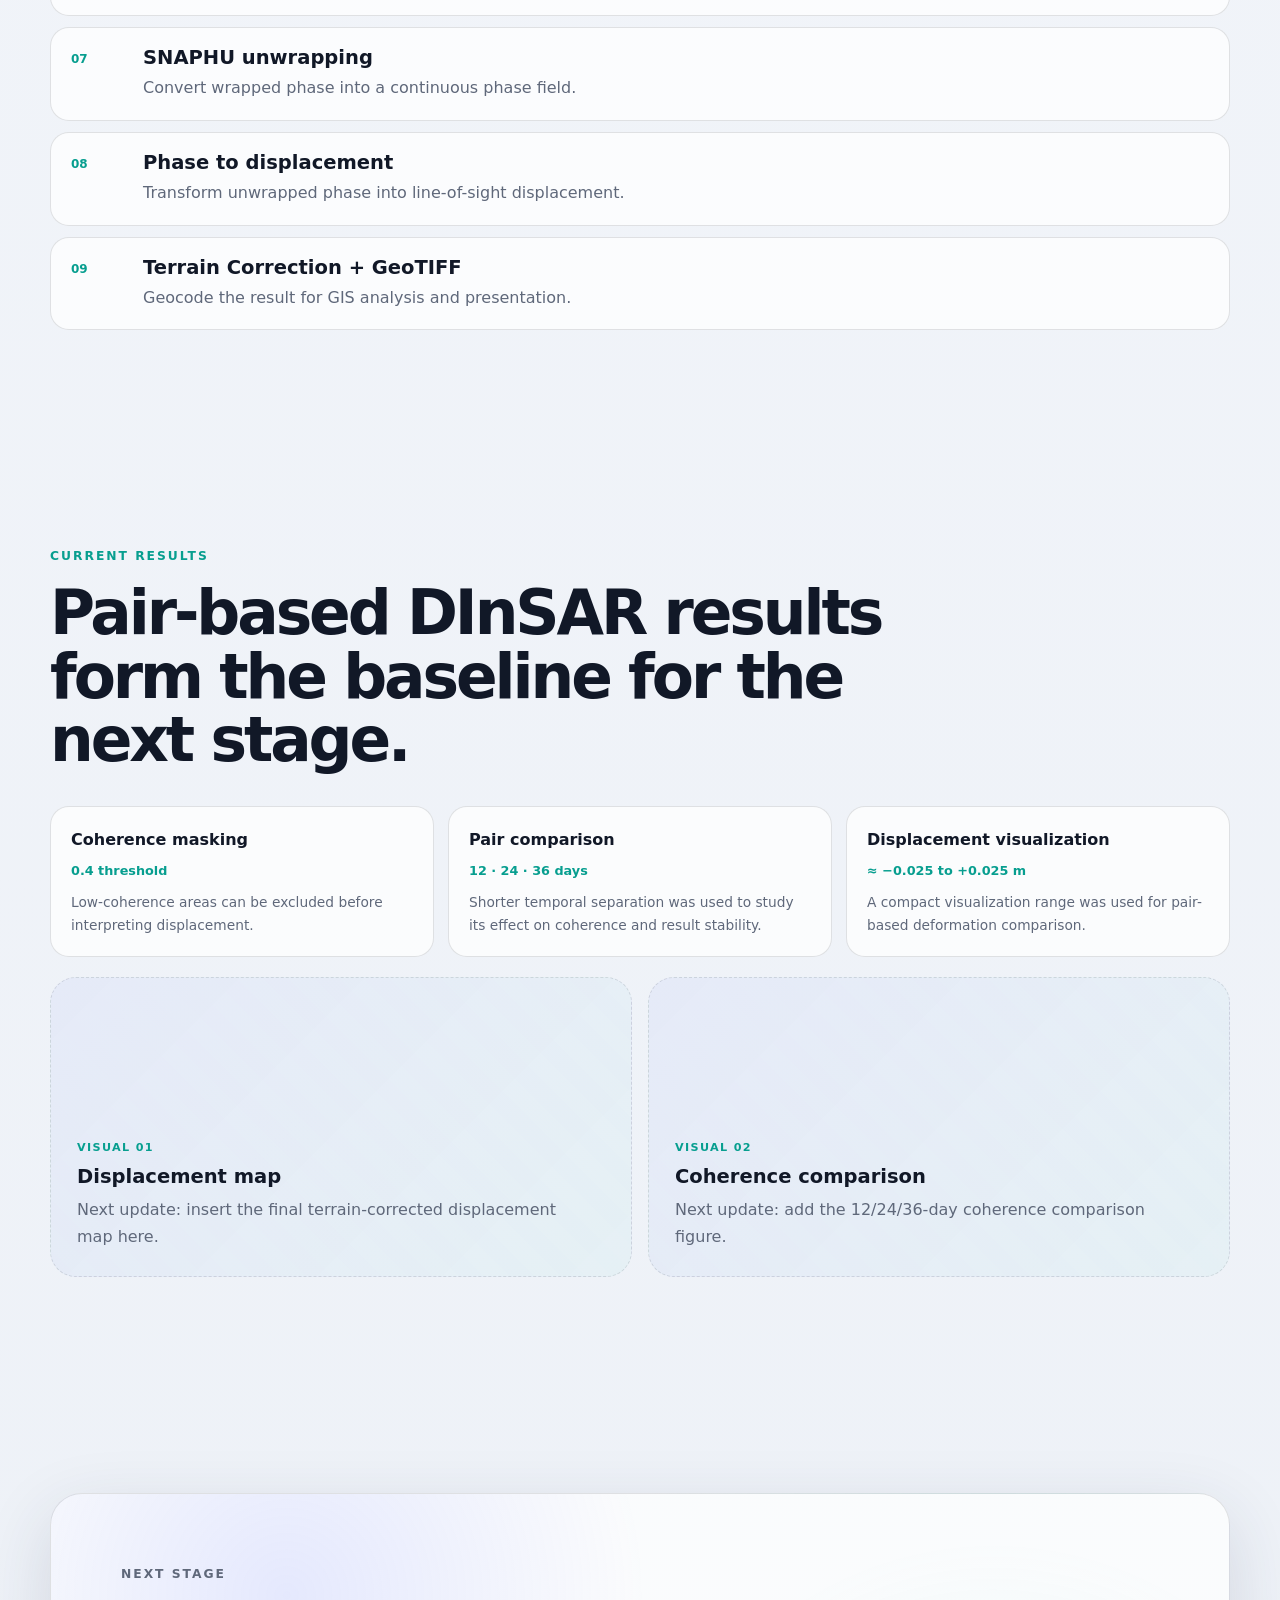
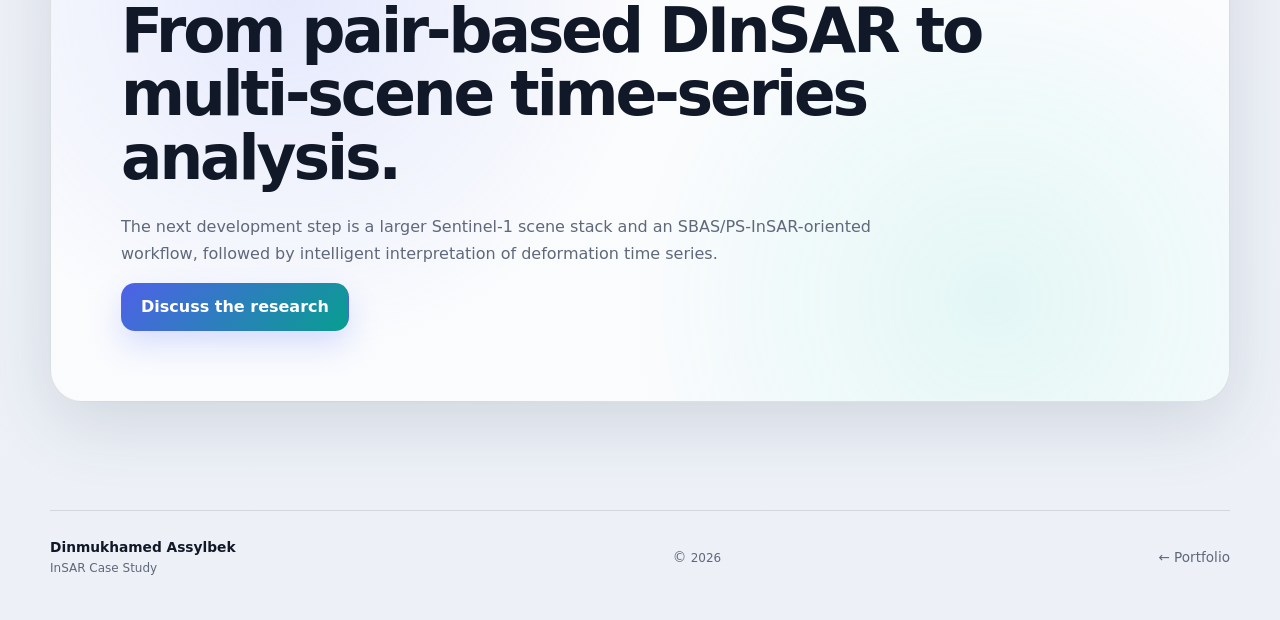
<file: insar.html>
<!doctype html>
<html lang="en" data-theme="dark">
<head>
  <meta charset="utf-8">
  <meta name="viewport" content="width=device-width,initial-scale=1">
  <meta name="description" content="InSAR case study by Dinmukhamed Assylbek — Sentinel-1 ground deformation monitoring in Almaty.">
  <meta name="theme-color" content="#08111f">
  <meta property="og:title" content="InSAR Case Study — Dinmukhamed Assylbek">
  <meta property="og:description" content="Sentinel-1 DInSAR workflow, coherence analysis and deformation mapping.">
  <meta property="og:type" content="article">
  <meta property="og:url" content="https://dinmukhamedassylbek-cmd.github.io/insar.html">
  <link rel="icon" href="favicon.svg" type="image/svg+xml">
  <link rel="stylesheet" href="styles.css?v=3.0">
  <title>InSAR Case Study — Dinmukhamed Assylbek</title>
</head>
<body class="case-page">
  <div class="page-grid" aria-hidden="true"></div>

  <header class="site-header case-header">
    <a class="brand" href="index.html">
      <span class="brand-mark">DA</span>
      <span class="brand-copy"><strong>Dinmukhamed Assylbek</strong><small>InSAR Case Study</small></span>
    </a>
    <nav class="case-nav">
      <a href="index.html">← Portfolio</a>
      <a href="#workflow">Workflow</a>
      <a href="#results">Results</a>
      <a href="#next">Next steps</a>
    </nav>
    <div class="header-actions">
      <button class="mini-btn" id="langToggle" type="button">RU</button>
      <button class="mini-btn" id="themeToggle" type="button">◐</button>
    </div>
  </header>

  <main>
    <section class="case-hero section">
      <div class="case-hero-copy reveal">
        <p class="eyebrow" data-en="Case study · Sentinel-1 · InSAR"
           data-ru="Case study · Sentinel-1 · InSAR">Case study · Sentinel-1 · InSAR</p>
        <h1 data-en="Ground deformation monitoring with short-revisit Sentinel-1 data"
            data-ru="Мониторинг деформаций поверхности по данным Sentinel‑1 с коротким интервалом повторной съёмки">
          Ground deformation monitoring with short-revisit Sentinel-1 data
        </h1>
        <p class="case-lead"
           data-en="A practical DInSAR workflow for the Almaty area, moving from SLC scenes to coherence and geocoded displacement products."
           data-ru="Практический DInSAR-пайплайн для территории Алматы: от SLC-сцен до когерентности и геокодированных продуктов смещения.">
          A practical DInSAR workflow for the Almaty area, moving from SLC scenes to coherence and geocoded displacement products.
        </p>
        <div class="tags hero-tags">
          <span>Sentinel‑1 IW SLC</span><span>Descending orbit</span><span>SNAP</span><span>SNAPHU</span><span>QGIS</span>
        </div>
      </div>

      <div class="case-summary-grid reveal">
        <div><span data-en="Study area" data-ru="Территория">Study area</span><strong>Almaty, Kazakhstan</strong></div>
        <div><span data-en="Method" data-ru="Метод">Method</span><strong>DInSAR / time-series direction</strong></div>
        <div><span data-en="Data" data-ru="Данные">Data</span><strong>Sentinel‑1 IW SLC DV</strong></div>
        <div><span data-en="Output" data-ru="Результат">Output</span><strong>Displacement · coherence · GeoTIFF</strong></div>
      </div>
    </section>

    <section class="section case-two-col">
      <div class="section-heading reveal">
        <p class="eyebrow" data-en="Problem" data-ru="Задача">Problem</p>
        <h2 data-en="How can repeated SAR observations reveal small surface changes?"
            data-ru="Как повторные SAR-наблюдения позволяют выявлять небольшие изменения поверхности?">
          How can repeated SAR observations reveal small surface changes?
        </h2>
      </div>
      <div class="case-copy reveal">
        <p data-en="Interferometric SAR compares the phase of repeated radar acquisitions. After geometric alignment and removal of known phase components, the residual phase can be related to line-of-sight displacement — provided that coherence is sufficient and the phase is correctly unwrapped."
           data-ru="Интерферометрическая SAR-обработка сравнивает фазу повторных радиолокационных съёмок. После геометрического совмещения и удаления известных фазовых составляющих остаточная фаза может быть связана со смещением вдоль линии визирования — при достаточной когерентности и корректной развёртке фазы.">
          Interferometric SAR compares the phase of repeated radar acquisitions. After geometric alignment and removal of known phase components, the residual phase can be related to line-of-sight displacement — provided that coherence is sufficient and the phase is correctly unwrapped.
        </p>
        <p data-en="The project focuses on a reproducible processing chain and on understanding how short revisit intervals influence coherence and the reliability of deformation products."
           data-ru="Проект сосредоточен на воспроизводимом пайплайне и на анализе того, как короткие интервалы повторной съёмки влияют на когерентность и надёжность деформационных продуктов.">
          The project focuses on a reproducible processing chain and on understanding how short revisit intervals influence coherence and the reliability of deformation products.
        </p>
      </div>
    </section>

    <section class="section">
      <div class="section-heading wide reveal">
        <p class="eyebrow" data-en="Dataset" data-ru="Данные">Dataset</p>
        <h2 data-en="Sentinel-1 IW SLC scenes over Almaty."
            data-ru="Sentinel‑1 IW SLC-сцены над Алматы.">
          Sentinel-1 IW SLC scenes over Almaty.
        </h2>
      </div>

      <div class="case-data-grid reveal">
        <article class="case-data-card"><span>AOI</span><strong>≈ 76.5–77.3°E · 43.0–43.5°N</strong><p data-en="Almaty and surrounding area." data-ru="Алматы и прилегающая территория.">Almaty and surrounding area.</p></article>
        <article class="case-data-card"><span>Orbit</span><strong>34 · Descending</strong><p data-en="Consistent acquisition geometry for pair comparison." data-ru="Стабильная геометрия съёмки для сравнения пар.">Consistent acquisition geometry for pair comparison.</p></article>
        <article class="case-data-card"><span>Product</span><strong>S1A IW SLC 1SDV</strong><p data-en="Complex SAR data required for interferometric phase analysis." data-ru="Комплексные SAR-данные, необходимые для фазового интерферометрического анализа.">Complex SAR data required for interferometric phase analysis.</p></article>
        <article class="case-data-card"><span>Comparison</span><strong>12 / 24 / 36 days</strong><p data-en="Used to observe coherence behavior with different revisit intervals." data-ru="Использовано для анализа поведения когерентности при разных интервалах повторной съёмки.">Used to observe coherence behavior with different revisit intervals.</p></article>
      </div>
    </section>

    <section class="section" id="workflow">
      <div class="section-heading wide reveal">
        <p class="eyebrow" data-en="Processing workflow" data-ru="Пайплайн обработки">Processing workflow</p>
        <h2 data-en="From raw SLC scenes to displacement."
            data-ru="От исходных SLC-сцен до карты смещений.">
          From raw SLC scenes to displacement.
        </h2>
      </div>

      <div class="workflow-list reveal">
        <article><span>01</span><div><h3>TOPSAR Split</h3><p data-en="Select the required subswath, polarization and bursts covering the study area."
        data-ru="Выбор нужного subswath, поляризации и burst, покрывающих исследуемую территорию.">Select the required subswath, polarization and bursts covering the study area.</p></div></article>
        <article><span>02</span><div><h3>Apply Orbit File</h3><p data-en="Improve satellite orbit information before precise co-registration."
        data-ru="Уточнение орбитальной информации перед точным совмещением сцен.">Improve satellite orbit information before precise co-registration.</p></div></article>
        <article><span>03</span><div><h3>Back-Geocoding + ESD</h3><p data-en="Co-register master and slave data and refine burst alignment."
        data-ru="Совмещение master/slave данных и уточнение выравнивания burst.">Co-register master and slave data and refine burst alignment.</p></div></article>
        <article><span>04</span><div><h3>TOPSAR Deburst</h3><p data-en="Merge burst boundaries into a continuous image for subsequent processing."
        data-ru="Объединение burst в непрерывное изображение для дальнейшей обработки.">Merge burst boundaries into a continuous image for subsequent processing.</p></div></article>
        <article><span>05</span><div><h3>Interferogram + coherence</h3><p data-en="Form interferometric phase and estimate coherence as a key quality indicator."
        data-ru="Построение интерферометрической фазы и оценка когерентности как ключевого показателя качества.">Form interferometric phase and estimate coherence as a key quality indicator.</p></div></article>
        <article><span>06</span><div><h3>Topographic phase removal</h3><p data-en="Use a DEM to remove the phase contribution caused by topography."
        data-ru="Использование DEM для удаления фазовой составляющей, обусловленной рельефом.">Use a DEM to remove the phase contribution caused by topography.</p></div></article>
        <article><span>07</span><div><h3>SNAPHU unwrapping</h3><p data-en="Convert wrapped phase into a continuous phase field."
        data-ru="Преобразование циклической фазы в непрерывное фазовое поле.">Convert wrapped phase into a continuous phase field.</p></div></article>
        <article><span>08</span><div><h3>Phase to displacement</h3><p data-en="Transform unwrapped phase into line-of-sight displacement."
        data-ru="Преобразование развёрнутой фазы в смещение вдоль линии визирования.">Transform unwrapped phase into line-of-sight displacement.</p></div></article>
        <article><span>09</span><div><h3>Terrain Correction + GeoTIFF</h3><p data-en="Geocode the result for GIS analysis and presentation."
        data-ru="Геокодирование результата для GIS-анализа и визуализации.">Geocode the result for GIS analysis and presentation.</p></div></article>
      </div>
    </section>

    <section class="section" id="results">
      <div class="section-heading wide reveal">
        <p class="eyebrow" data-en="Current results" data-ru="Текущие результаты">Current results</p>
        <h2 data-en="Pair-based DInSAR results form the baseline for the next stage."
            data-ru="Результаты парного DInSAR стали базой для следующего этапа.">
          Pair-based DInSAR results form the baseline for the next stage.
        </h2>
      </div>

      <div class="results-grid reveal">
        <article class="result-card">
          <strong data-en="Coherence masking" data-ru="Маскирование по когерентности">Coherence masking</strong>
          <span>0.4 threshold</span>
          <p data-en="Low-coherence areas can be excluded before interpreting displacement."
             data-ru="Области с низкой когерентностью исключаются перед интерпретацией смещений.">
            Low-coherence areas can be excluded before interpreting displacement.
          </p>
        </article>
        <article class="result-card">
          <strong data-en="Pair comparison" data-ru="Сравнение пар">Pair comparison</strong>
          <span>12 · 24 · 36 days</span>
          <p data-en="Shorter temporal separation was used to study its effect on coherence and result stability."
             data-ru="Более короткий временной интервал использовался для анализа его влияния на когерентность и стабильность результата.">
            Shorter temporal separation was used to study its effect on coherence and result stability.
          </p>
        </article>
        <article class="result-card">
          <strong data-en="Displacement visualization" data-ru="Визуализация смещений">Displacement visualization</strong>
          <span>≈ −0.025 to +0.025 m</span>
          <p data-en="A compact visualization range was used for pair-based deformation comparison."
             data-ru="Для сопоставления пар использовался компактный диапазон визуализации деформаций.">
            A compact visualization range was used for pair-based deformation comparison.
          </p>
        </article>
      </div>

      <div class="visual-placeholder reveal">
        <div>
          <span>VISUAL 01</span>
          <h3 data-en="Displacement map" data-ru="Карта смещений">Displacement map</h3>
          <p data-en="Next update: insert the final terrain-corrected displacement map here."
             data-ru="Следующее обновление: сюда вставим финальную terrain-corrected карту смещений.">
            Next update: insert the final terrain-corrected displacement map here.
          </p>
        </div>
        <div>
          <span>VISUAL 02</span>
          <h3 data-en="Coherence comparison" data-ru="Сравнение когерентности">Coherence comparison</h3>
          <p data-en="Next update: add the 12/24/36-day coherence comparison figure."
             data-ru="Следующее обновление: добавим сравнение когерентности для 12/24/36 дней.">
            Next update: add the 12/24/36-day coherence comparison figure.
          </p>
        </div>
      </div>
    </section>

    <section class="section" id="next">
      <div class="next-card reveal">
        <p class="eyebrow" data-en="Next stage" data-ru="Следующий этап">Next stage</p>
        <h2 data-en="From pair-based DInSAR to multi-scene time-series analysis."
            data-ru="От парного DInSAR к многосценовому анализу временных рядов.">
          From pair-based DInSAR to multi-scene time-series analysis.
        </h2>
        <p data-en="The next development step is a larger Sentinel-1 scene stack and an SBAS/PS-InSAR-oriented workflow, followed by intelligent interpretation of deformation time series."
           data-ru="Следующий этап — расширенный стек Sentinel‑1 и пайплайн в направлении SBAS/PS-InSAR, а затем интеллектуальная интерпретация временных рядов деформаций.">
          The next development step is a larger Sentinel-1 scene stack and an SBAS/PS-InSAR-oriented workflow, followed by intelligent interpretation of deformation time series.
        </p>
        <a class="btn btn-primary" href="index.html#contact" data-en="Discuss the research" data-ru="Обсудить исследование">Discuss the research</a>
      </div>
    </section>
  </main>

  <footer>
    <div><strong>Dinmukhamed Assylbek</strong><span>InSAR Case Study</span></div>
    <p>© <span id="year"></span></p>
    <a href="index.html">← Portfolio</a>
  </footer>

  <script src="app.js?v=3.0"></script>
</body>
</html>
</file>
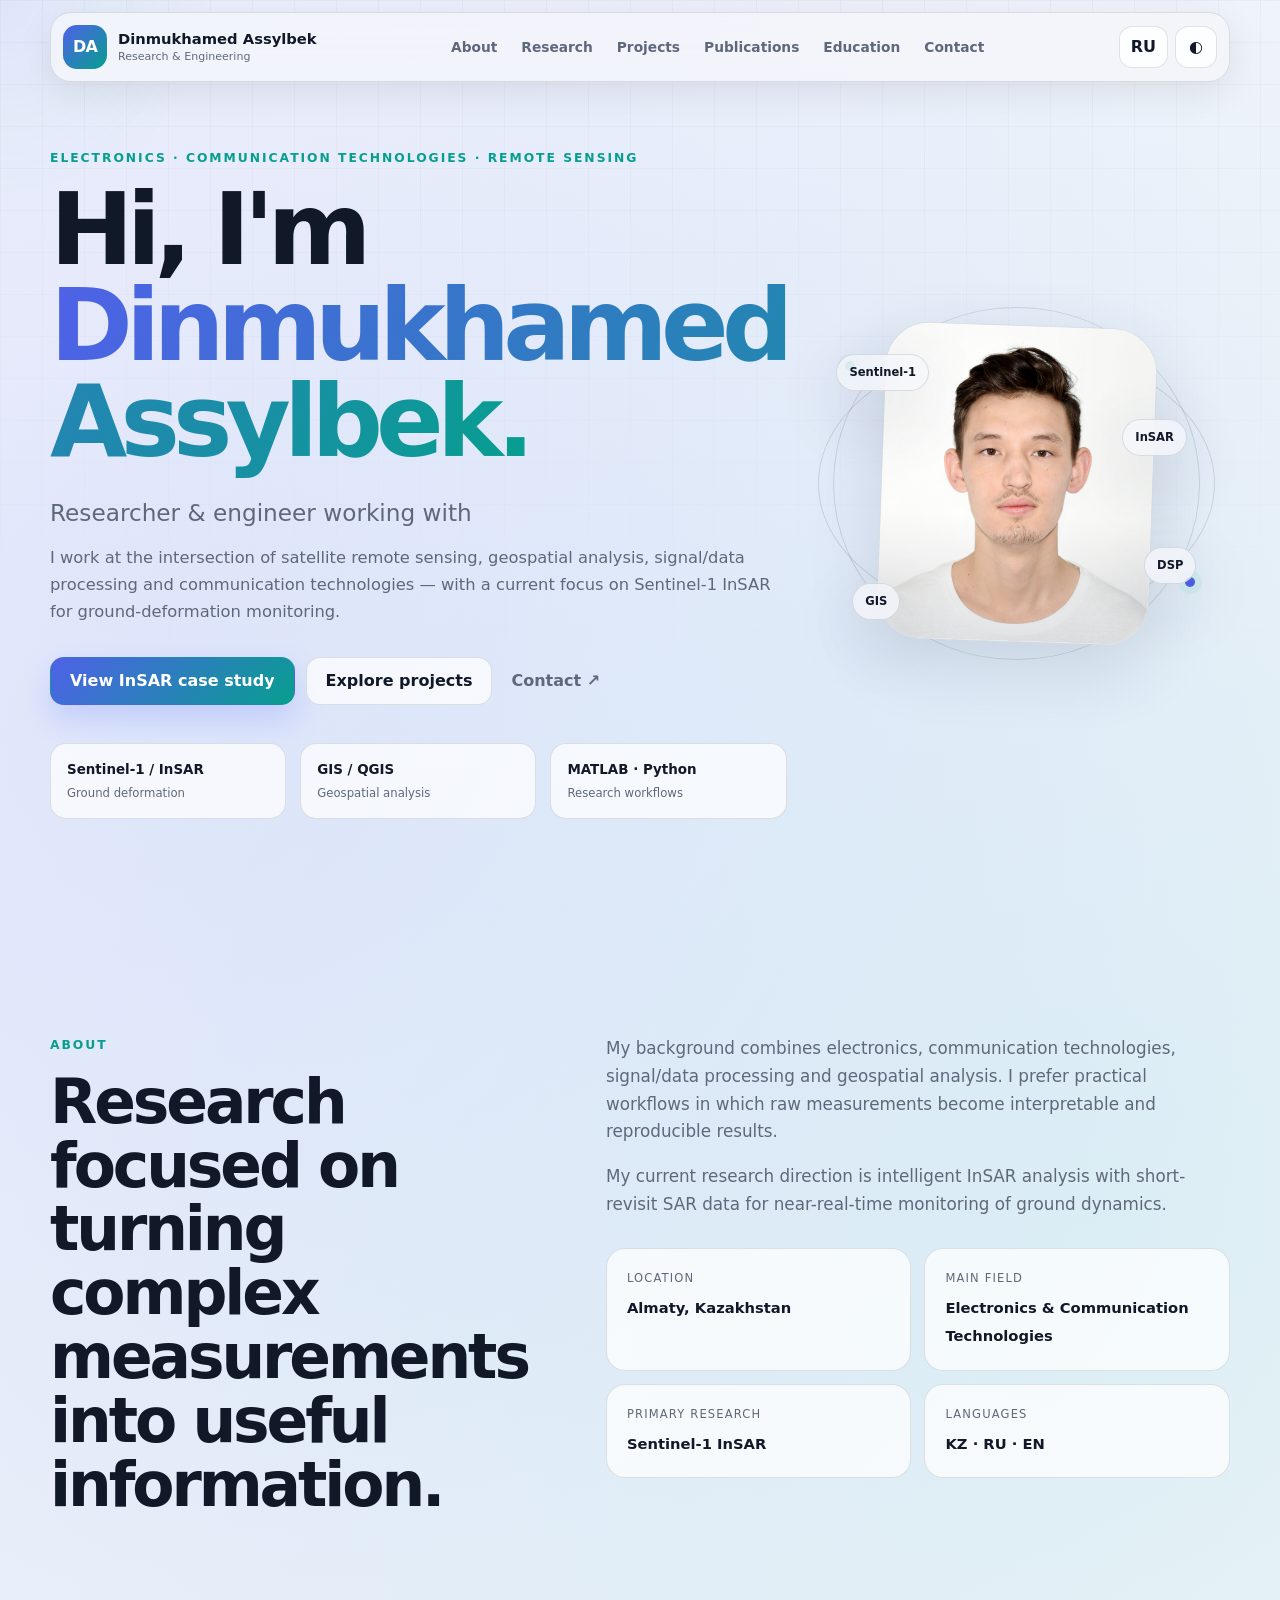
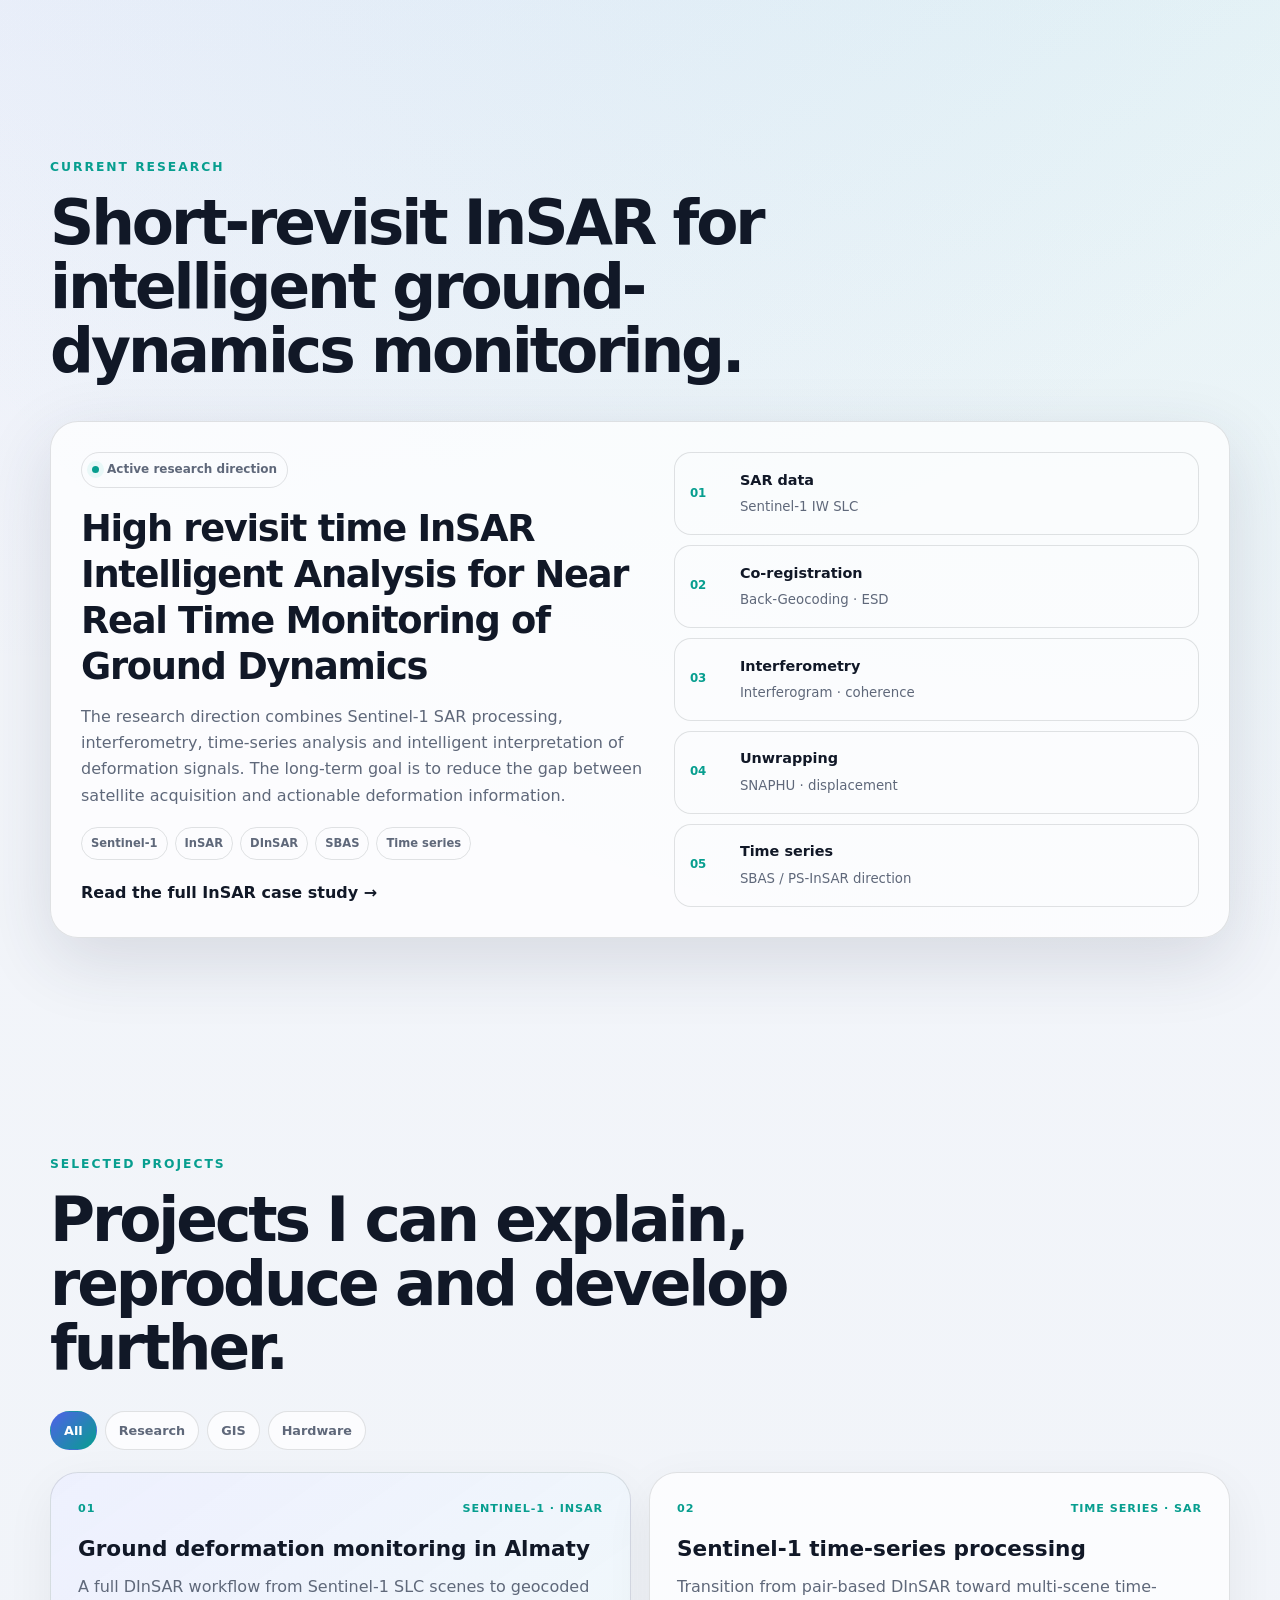
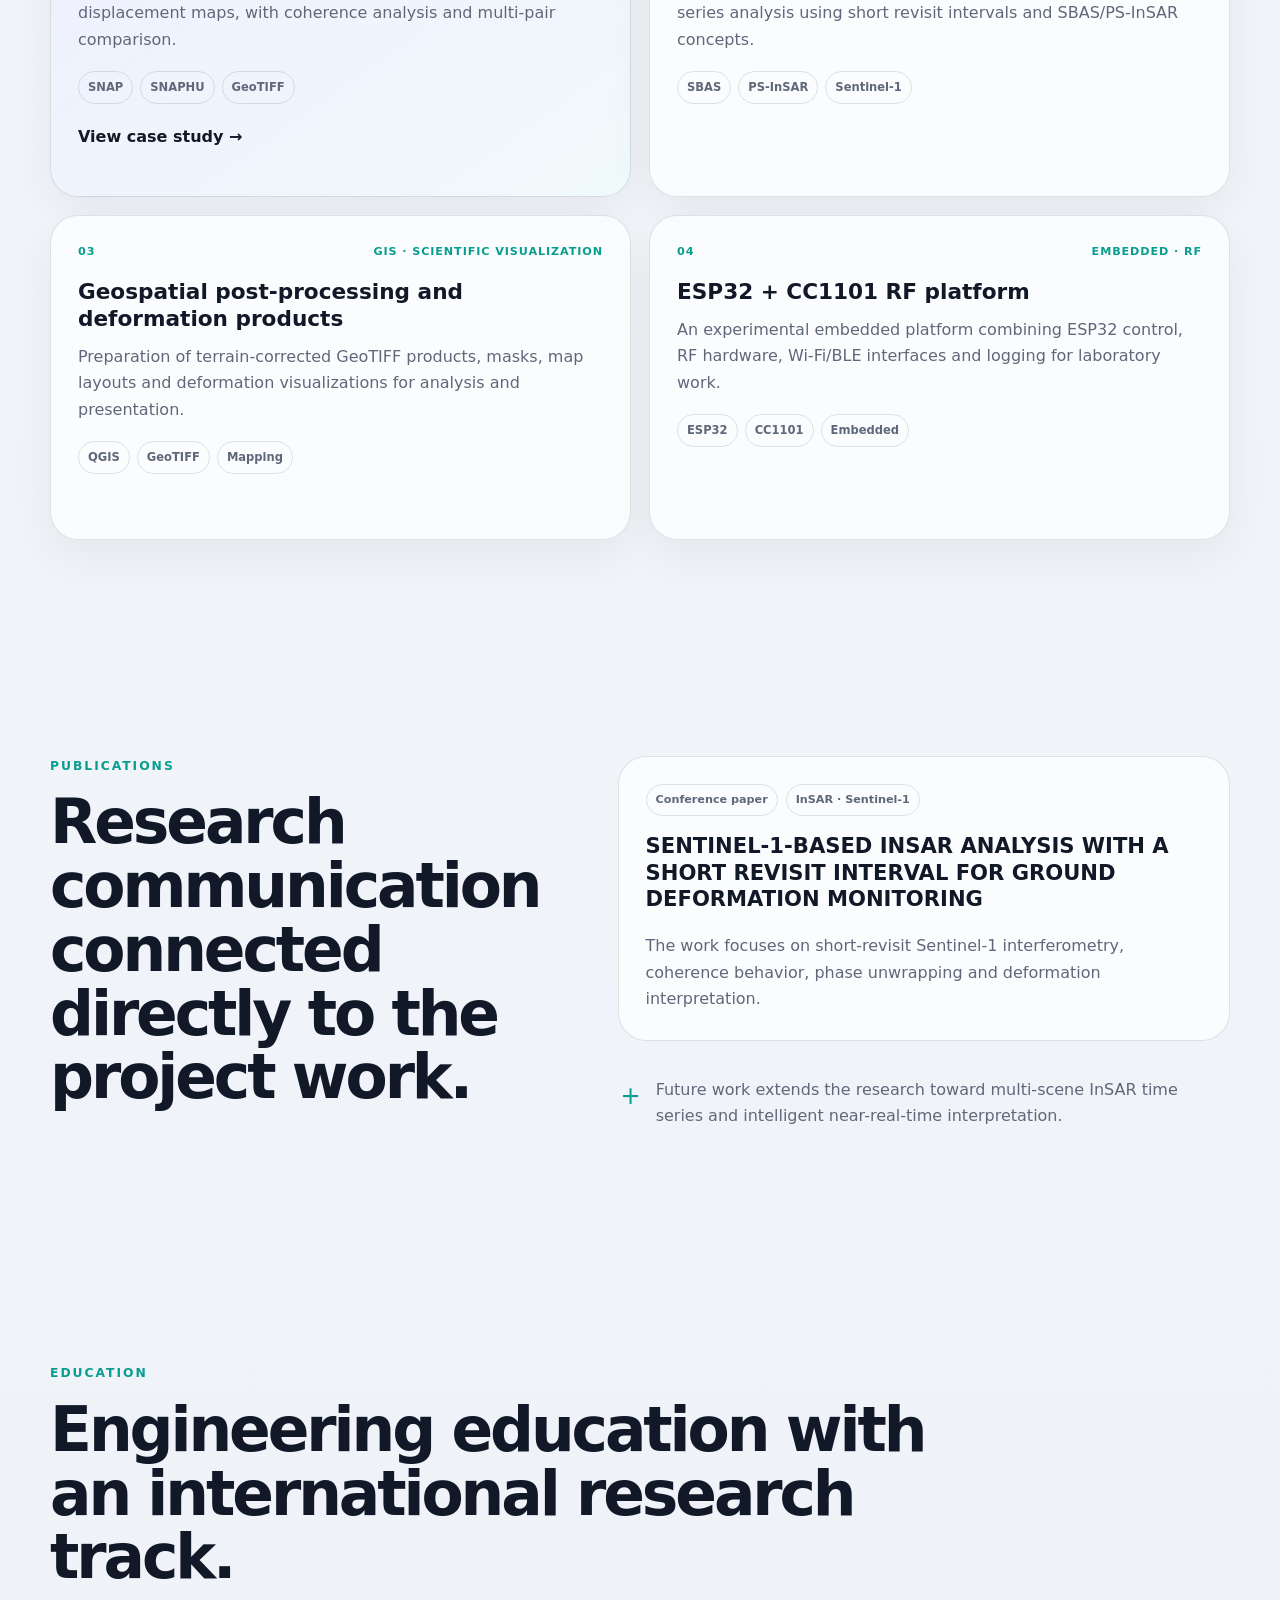
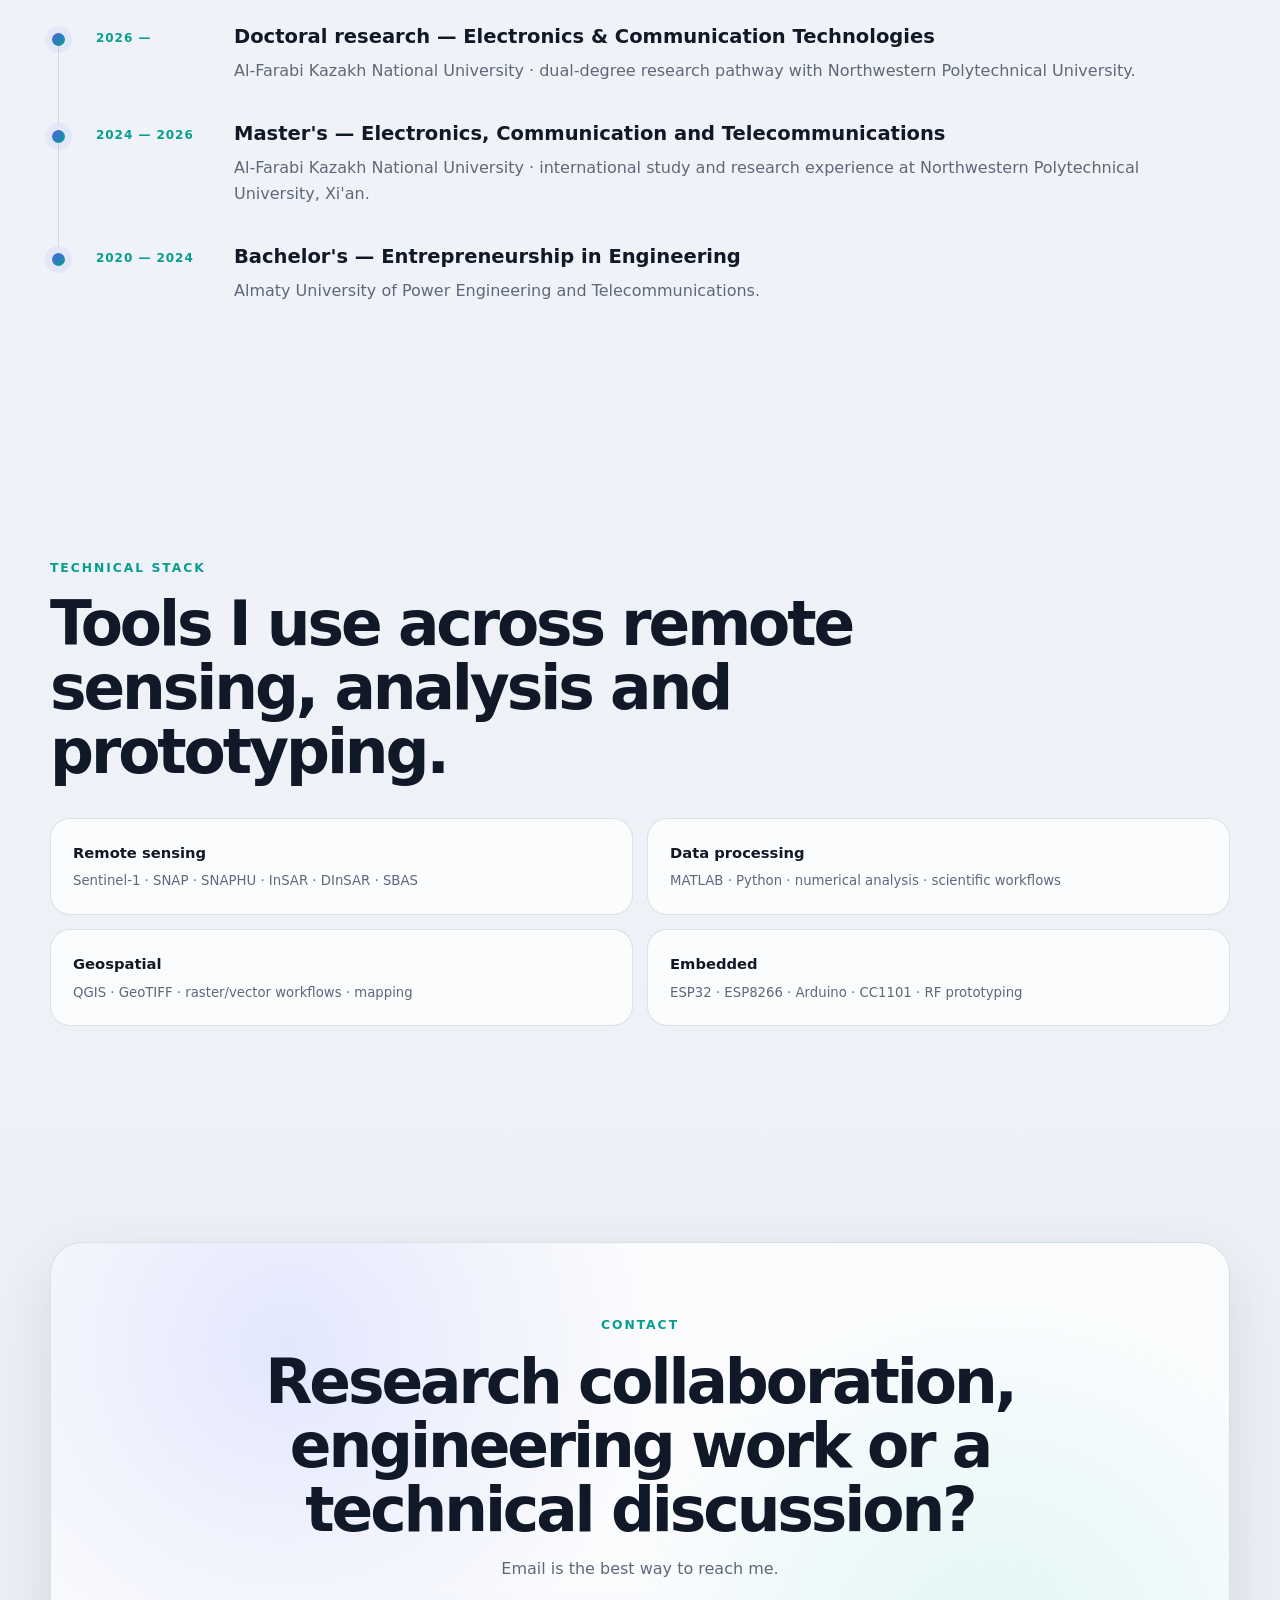
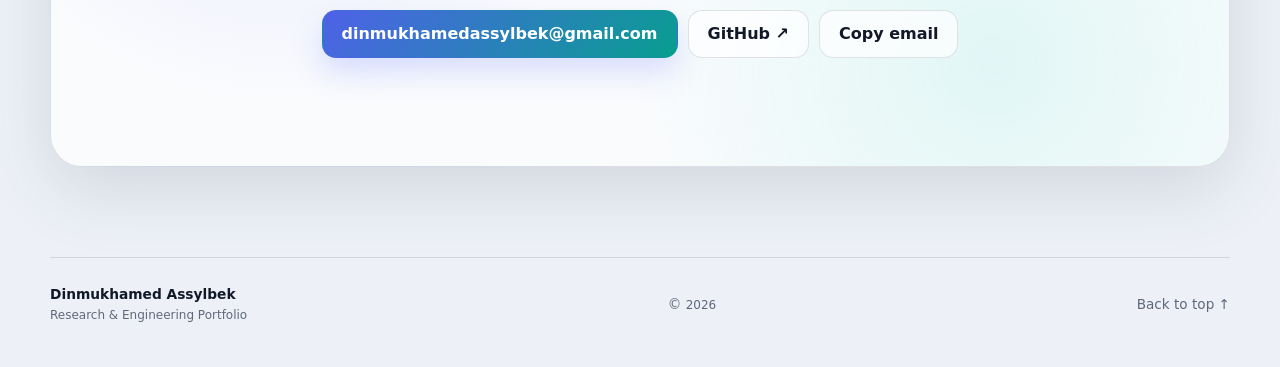
<file: process.html>
<!doctype html>
<html lang="en">
<head>
<meta charset="utf-8">
<meta name="viewport" content="width=device-width,initial-scale=1">
<meta http-equiv="refresh" content="0; url=index.html#process">
<title>Redirecting…</title>
<script>location.replace("index.html#process");</script>
</head>
<body><a href="index.html#process">Continue</a></body>
</html>
</file>
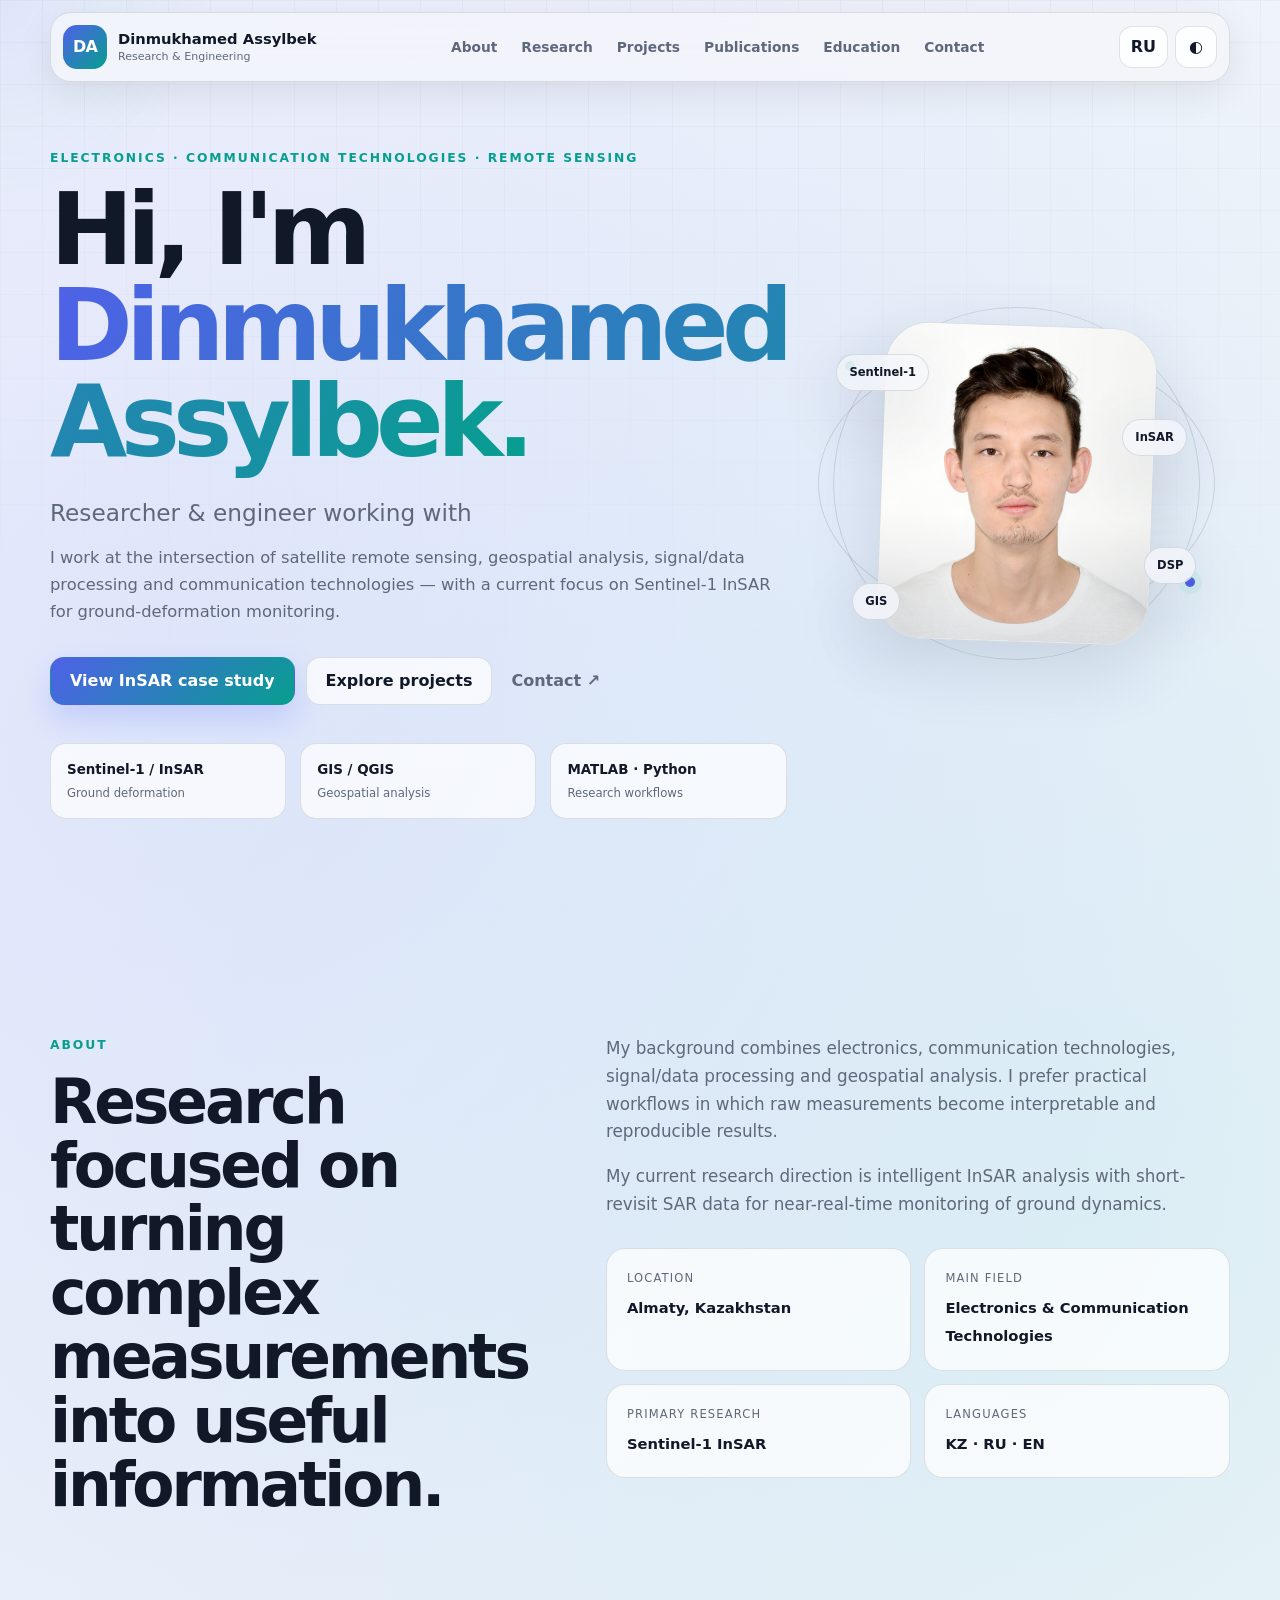
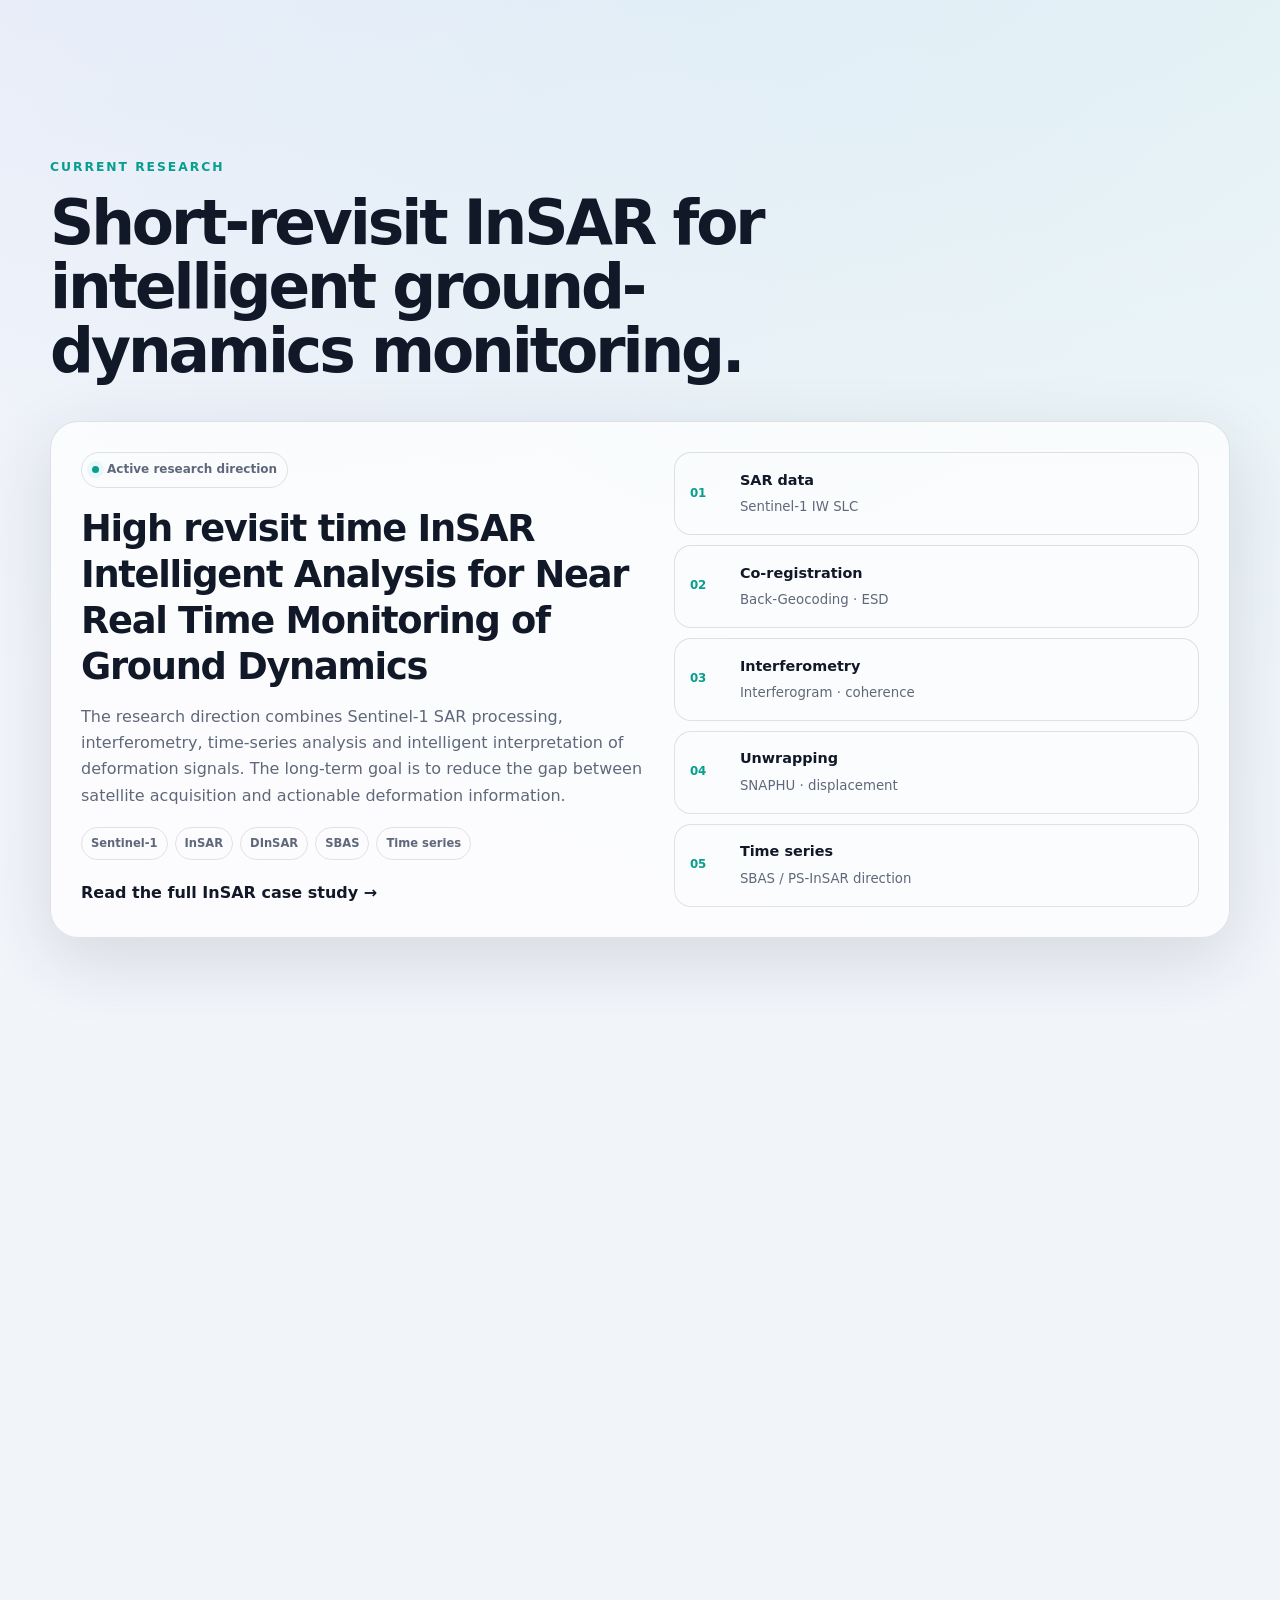
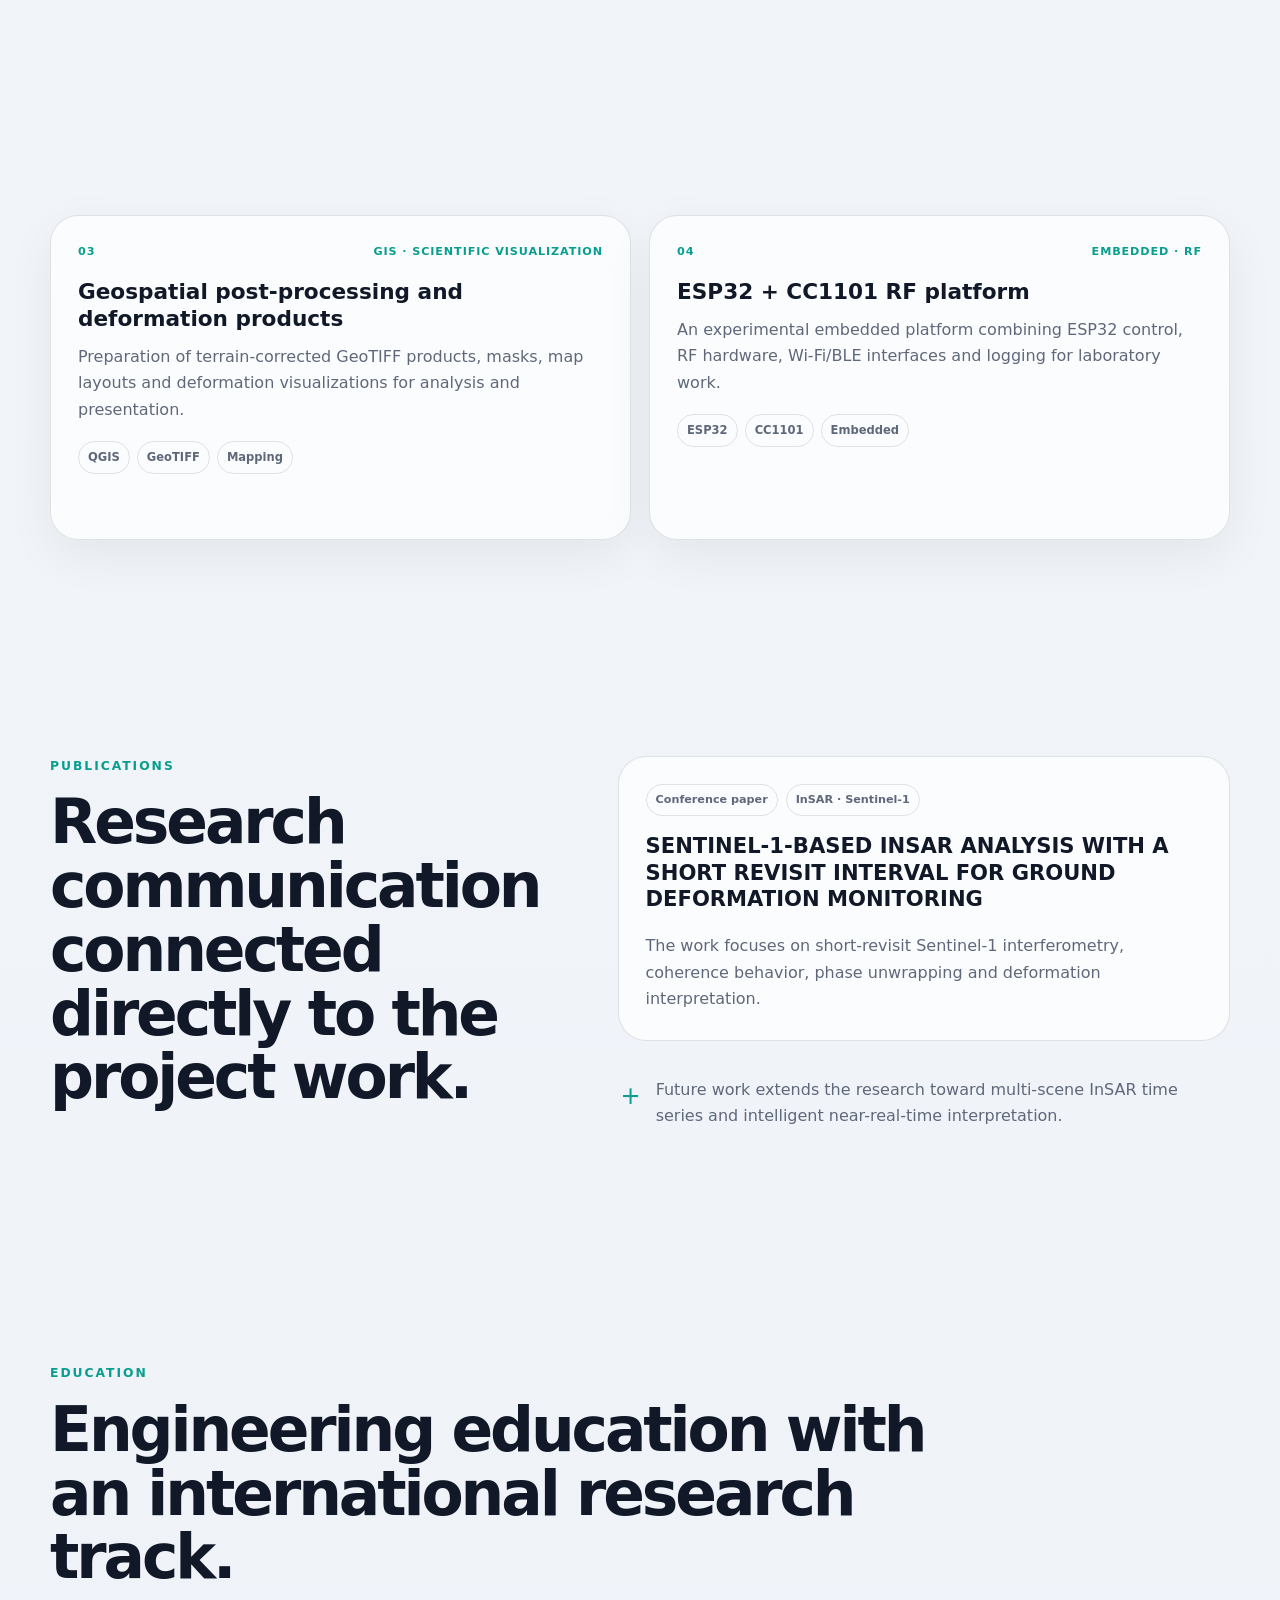
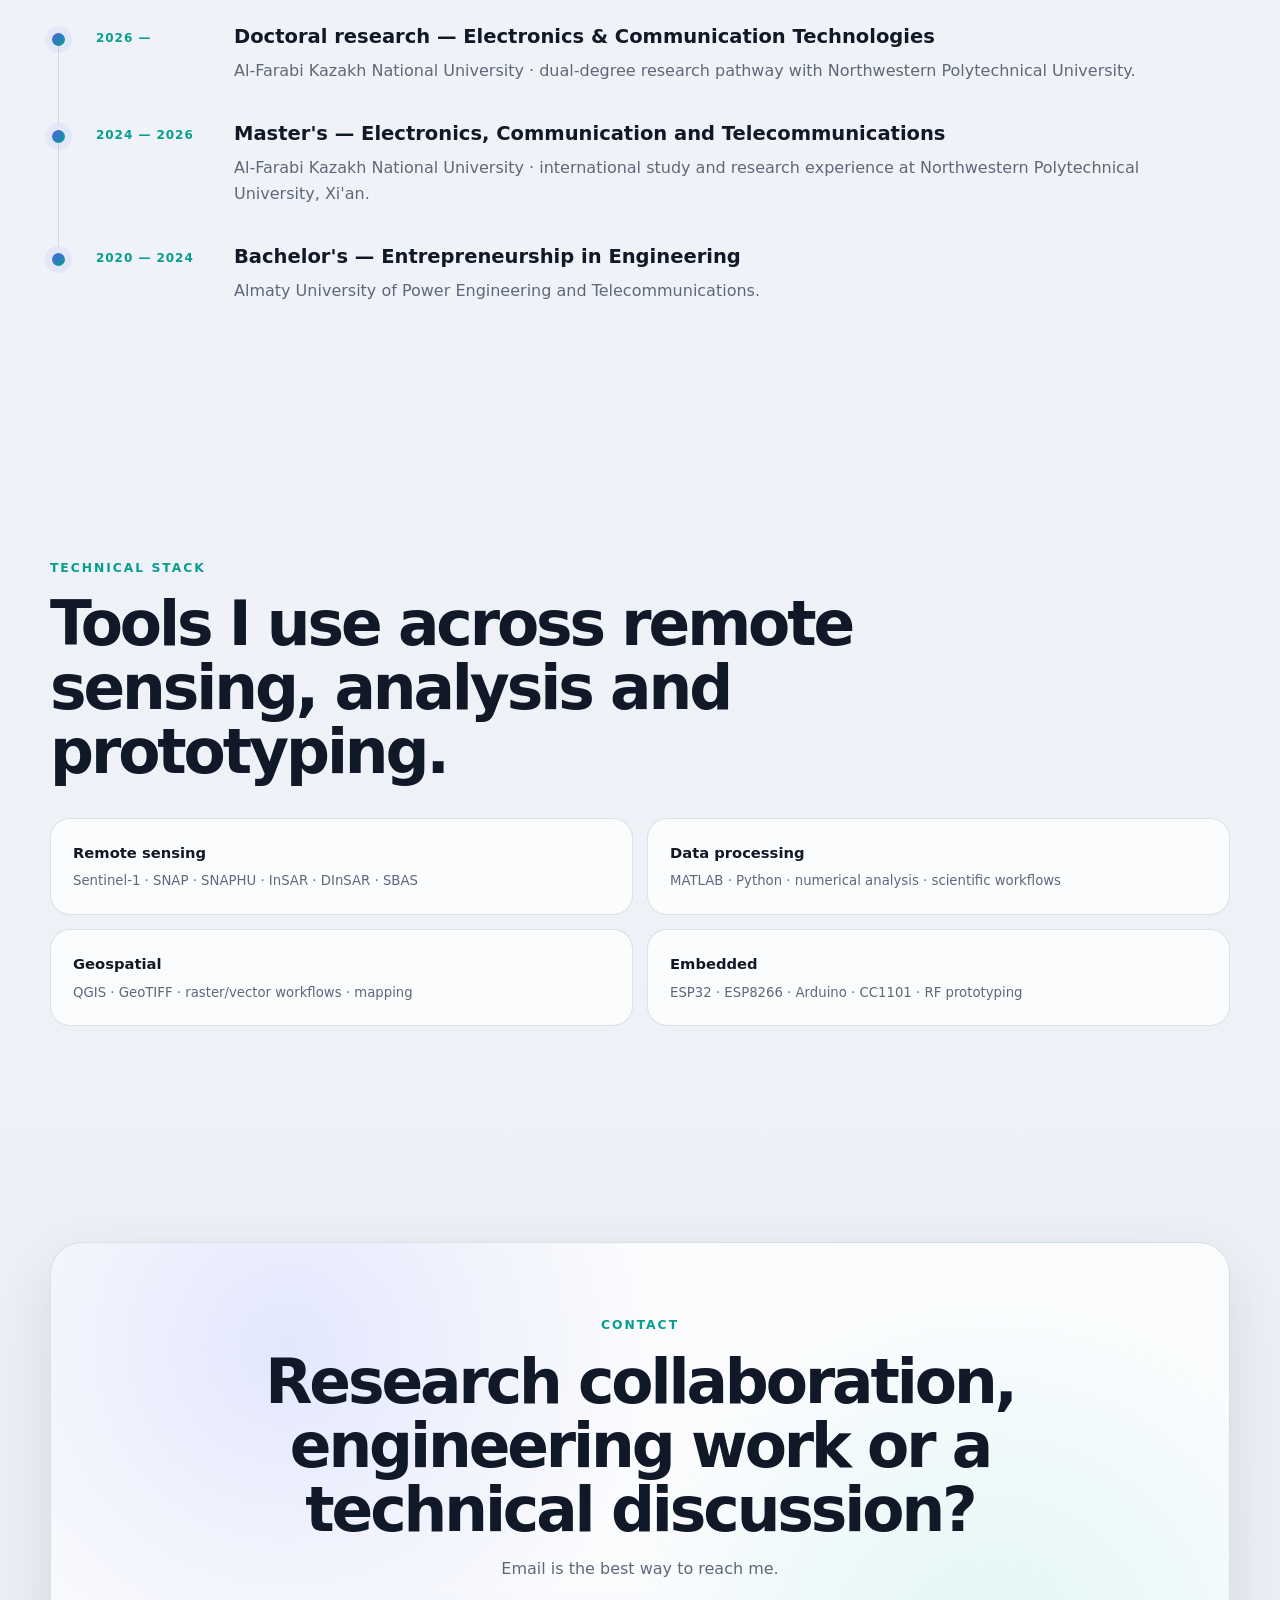
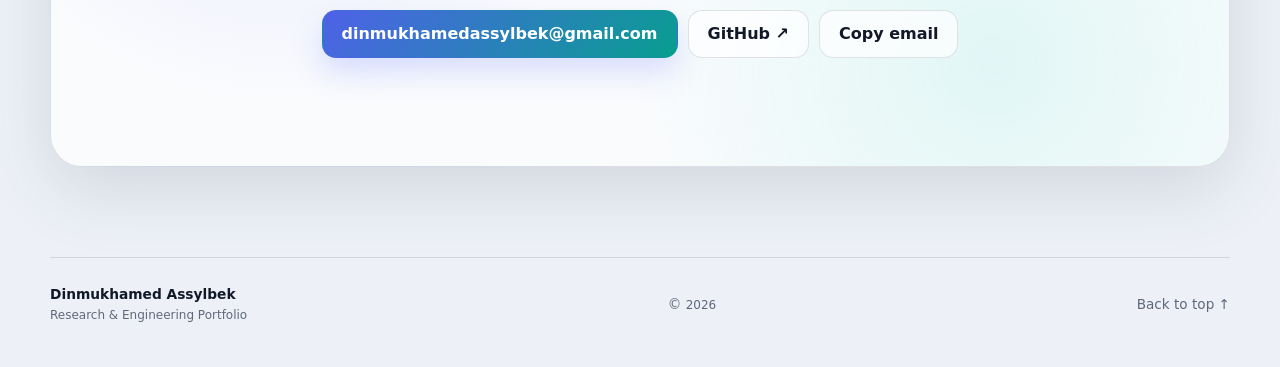
<file: skills.html>
<!doctype html>
<html lang="en">
<head>
<meta charset="utf-8">
<meta name="viewport" content="width=device-width,initial-scale=1">
<meta http-equiv="refresh" content="0; url=index.html#skills">
<title>Redirecting…</title>
<script>location.replace("index.html#skills");</script>
</head>
<body><a href="index.html#skills">Continue</a></body>
</html>
</file>
<file: styles.css>
:root{
  --bg:#08111f;
  --bg-2:#0d1728;
  --surface:rgba(255,255,255,.055);
  --surface-2:rgba(255,255,255,.09);
  --text:#f7f9fd;
  --muted:#a6b1c4;
  --line:rgba(255,255,255,.12);
  --accent:#7c8cff;
  --accent-2:#43d7c4;
  --danger:#ff7f9f;
  --header:rgba(8,17,31,.74);
  --shadow:0 28px 80px rgba(0,0,0,.28);
  --radius:28px;
  --max:1180px;
}
html[data-theme="light"]{
  --bg:#f5f7fb;
  --bg-2:#edf1f7;
  --surface:rgba(255,255,255,.72);
  --surface-2:#fff;
  --text:#111827;
  --muted:#5f687a;
  --line:rgba(17,24,39,.12);
  --accent:#4f61e8;
  --accent-2:#079e8f;
  --header:rgba(245,247,251,.78);
  --shadow:0 22px 70px rgba(40,50,78,.14);
}
*{box-sizing:border-box}
html{scroll-behavior:smooth}
body{
  margin:0;
  min-height:100vh;
  font-family:Inter,ui-sans-serif,system-ui,-apple-system,BlinkMacSystemFont,"Segoe UI",sans-serif;
  color:var(--text);
  background:
    radial-gradient(circle at 15% 10%,rgba(124,140,255,.16),transparent 26%),
    radial-gradient(circle at 85% 18%,rgba(67,215,196,.11),transparent 24%),
    linear-gradient(180deg,var(--bg),var(--bg-2));
  line-height:1.65;
  transition:background .3s,color .3s;
}
body.modal-open{overflow:hidden}
a{color:inherit}
button{font:inherit}
img{max-width:100%;display:block}
.page-grid{
  position:fixed;inset:0;z-index:-2;pointer-events:none;opacity:.32;
  background-image:linear-gradient(var(--line) 1px,transparent 1px),linear-gradient(90deg,var(--line) 1px,transparent 1px);
  background-size:42px 42px;
  mask-image:linear-gradient(to bottom,rgba(0,0,0,.7),transparent 85%);
}
.cursor-glow{
  position:fixed;left:0;top:0;width:420px;height:420px;border-radius:50%;pointer-events:none;z-index:-1;
  background:radial-gradient(circle,rgba(124,140,255,.12),rgba(67,215,196,.05) 35%,transparent 70%);
  transform:translate(-50%,-50%);
  opacity:.7;
}
.site-header{
  position:sticky;top:12px;z-index:100;
  width:min(calc(100% - 28px),var(--max));
  margin:12px auto 0;
  min-height:70px;padding:10px 12px;
  display:grid;grid-template-columns:auto 1fr auto;align-items:center;gap:20px;
  border:1px solid var(--line);border-radius:21px;background:var(--header);
  backdrop-filter:blur(20px);box-shadow:0 10px 35px rgba(0,0,0,.08)
}
.brand{display:flex;align-items:center;gap:11px;text-decoration:none}
.brand-mark{
  display:grid;place-items:center;width:44px;height:44px;border-radius:14px;
  background:linear-gradient(135deg,var(--accent),var(--accent-2));color:#fff;font-weight:900;letter-spacing:-.05em
}
.brand-copy{display:grid;line-height:1.1}
.brand-copy strong{font-size:.92rem}
.brand-copy small{margin-top:4px;color:var(--muted);font-size:.69rem}
.nav{display:flex;justify-content:center;gap:4px}
.nav a{
  text-decoration:none;color:var(--muted);font-size:.86rem;font-weight:720;
  padding:9px 10px;border-radius:11px;transition:.2s
}
.nav a:hover,.nav a.active{color:var(--text);background:var(--surface)}
.header-actions{display:flex;gap:7px}
.mini-btn,.menu-toggle{
  height:42px;border:1px solid var(--line);border-radius:13px;background:var(--surface);color:var(--text);cursor:pointer
}
.mini-btn{min-width:42px;padding:0 11px;font-weight:800}
.menu-toggle{display:none;width:42px;padding:8px}
.menu-toggle span{display:block;width:100%;height:2px;margin:5px 0;background:currentColor;border-radius:99px}
main,footer{width:min(calc(100% - 34px),var(--max));margin:auto}
.section{padding:108px 0;scroll-margin-top:96px}
.hero{
  min-height:calc(100vh - 86px);display:grid;grid-template-columns:1.15fr .85fr;gap:72px;align-items:center;padding-top:66px
}
.eyebrow{
  margin:0 0 14px;color:var(--accent-2);font-size:.77rem;font-weight:900;letter-spacing:.16em;text-transform:uppercase
}
h1,h2,h3,p{margin-top:0}
h1{margin-bottom:24px;font-size:clamp(3.35rem,7.8vw,6.6rem);line-height:.96;letter-spacing:-.068em}
h2{margin-bottom:24px;font-size:clamp(2.2rem,4.8vw,4rem);line-height:1.04;letter-spacing:-.05em}
h3{font-size:1.22rem;line-height:1.25}
.gradient-text{
  background:linear-gradient(115deg,var(--accent),var(--accent-2));-webkit-background-clip:text;background-clip:text;color:transparent
}
.hero-role{font-size:clamp(1.08rem,2vw,1.45rem);color:var(--muted);margin-bottom:13px}
.typing{color:var(--text);font-weight:800}
.caret{color:var(--accent-2);animation:blink .8s infinite}
@keyframes blink{50%{opacity:0}}
.hero-description{max-width:730px;color:var(--muted);font-size:1.02rem}
.hero-actions{display:flex;flex-wrap:wrap;gap:11px;margin:31px 0 38px}
.btn{
  display:inline-flex;align-items:center;justify-content:center;min-height:48px;padding:0 19px;border-radius:14px;
  border:1px solid var(--line);text-decoration:none;font-weight:800;cursor:pointer;transition:transform .2s,background .2s,box-shadow .2s
}
.btn:hover{transform:translateY(-2px)}
.btn-primary{color:#fff;border-color:transparent;background:linear-gradient(135deg,var(--accent),var(--accent-2));box-shadow:0 14px 30px rgba(89,112,255,.22)}
.btn-ghost{background:var(--surface);color:var(--text)}
.btn-link{border-color:transparent;background:transparent;color:var(--muted);padding-inline:7px}
.hero-metrics{display:grid;grid-template-columns:repeat(3,1fr);gap:14px}
.hero-metrics div{padding:15px 16px;border:1px solid var(--line);border-radius:16px;background:var(--surface)}
.hero-metrics strong{display:block;font-size:.84rem}
.hero-metrics span{display:block;margin-top:3px;color:var(--muted);font-size:.73rem}
.hero-visual{display:grid;place-items:center}
.portrait-shell{position:relative;width:min(100%,430px);aspect-ratio:1/1.14;transition:transform .16s ease-out}
.portrait-frame{
  position:absolute;inset:6% 7%;overflow:hidden;border:1px solid var(--line);border-radius:44px;background:var(--surface);
  box-shadow:var(--shadow);transform:rotate(2deg)
}
.portrait-frame:after{content:"";position:absolute;inset:0;background:linear-gradient(180deg,transparent 60%,rgba(5,12,22,.12))}
.portrait-frame img{width:100%;height:100%;object-fit:cover;object-position:center 26%;filter:saturate(.94) contrast(1.02)}
.orbit{position:absolute;border:1px solid var(--line);border-radius:50%;animation:spin 19s linear infinite}
.orbit:before{content:"";position:absolute;width:10px;height:10px;border-radius:50%;background:var(--accent-2);box-shadow:0 0 0 7px rgba(67,215,196,.1)}
.orbit-a{inset:1% -8%}.orbit-a:before{top:15%;left:3%}
.orbit-b{inset:12% -13%;animation-direction:reverse;animation-duration:27s}.orbit-b:before{right:5%;bottom:12%;left:auto;top:auto;background:var(--accent)}
@keyframes spin{to{transform:rotate(360deg)}}
.floating-chip{
  position:absolute;z-index:4;padding:8px 12px;border:1px solid var(--line);border-radius:999px;background:var(--header);
  backdrop-filter:blur(16px);box-shadow:var(--shadow);font-size:.72rem;font-weight:850;animation:float 4.5s ease-in-out infinite
}
.chip-a{left:-7%;top:14%}.chip-b{right:-4%;top:32%;animation-delay:-.7s}.chip-c{left:-2%;bottom:12%;animation-delay:-1.4s}.chip-d{right:-7%;bottom:22%;animation-delay:-2s}
@keyframes float{50%{transform:translateY(-8px)}}
.section-split{display:grid;grid-template-columns:.82fr 1.18fr;gap:78px}
.section-heading.wide{max-width:880px}
.section-copy{color:var(--muted);font-size:1.05rem}
.fact-grid{display:grid;grid-template-columns:repeat(2,1fr);gap:13px;margin-top:30px}
.fact-card{padding:20px;border:1px solid var(--line);border-radius:19px;background:var(--surface)}
.fact-label{display:block;margin-bottom:6px;color:var(--muted);font-size:.72rem;text-transform:uppercase;letter-spacing:.1em}
.fact-card strong{color:var(--text);font-size:.92rem}
.research-feature{
  display:grid;grid-template-columns:1.04fr .96fr;gap:24px;margin-top:38px;padding:30px;border:1px solid var(--line);border-radius:var(--radius);background:var(--surface);box-shadow:var(--shadow)
}
.research-copy h3{font-size:clamp(1.5rem,3vw,2.3rem);letter-spacing:-.035em;margin:18px 0 14px}
.research-copy p{color:var(--muted)}
.status-pill{
  display:inline-flex;align-items:center;gap:8px;padding:7px 10px;border:1px solid var(--line);border-radius:999px;color:var(--muted);font-size:.75rem;font-weight:800
}
.status-pill span:first-child{width:7px;height:7px;border-radius:50%;background:var(--accent-2);box-shadow:0 0 0 5px rgba(67,215,196,.1)}
.tags{display:flex;gap:7px;flex-wrap:wrap;margin-top:18px}
.tags span{padding:6px 9px;border:1px solid var(--line);border-radius:999px;color:var(--muted);font-size:.72rem;font-weight:750}
.research-pipeline{display:grid;gap:10px}
.research-pipeline div{
  display:grid;grid-template-columns:38px 1fr;column-gap:12px;align-items:center;padding:14px 15px;border:1px solid var(--line);border-radius:17px;background:rgba(255,255,255,.025)
}
.research-pipeline span{grid-row:1/3;color:var(--accent-2);font-size:.74rem;font-weight:900}
.research-pipeline strong{font-size:.9rem}.research-pipeline small{color:var(--muted)}
.project-filters{display:flex;gap:8px;flex-wrap:wrap;margin:31px 0 22px}
.filter-btn{
  padding:8px 13px;border:1px solid var(--line);border-radius:999px;background:var(--surface);color:var(--muted);font:inherit;font-size:.8rem;font-weight:800;cursor:pointer
}
.filter-btn.active{border-color:transparent;background:linear-gradient(135deg,var(--accent),var(--accent-2));color:#fff}
.project-grid{display:grid;grid-template-columns:repeat(2,1fr);gap:18px}
.project-card{
  min-height:325px;padding:27px;border:1px solid var(--line);border-radius:var(--radius);background:var(--surface);box-shadow:0 15px 50px rgba(0,0,0,.06);
  transition:transform .25s,background .25s,opacity .25s
}
.project-card:hover{transform:translateY(-5px);background:var(--surface-2)}
.project-card.hidden{display:none}
.project-topline{display:flex;justify-content:space-between;gap:12px;color:var(--accent-2);font-size:.7rem;font-weight:900;letter-spacing:.08em;text-transform:uppercase}
.project-card h3{margin:18px 0 11px;font-size:1.35rem}.project-card p{color:var(--muted)}
.project-open{margin-top:20px;padding:0;border:0;background:transparent;color:var(--text);font-weight:850;cursor:pointer}
.publication-list{display:grid;gap:18px}
.publication-card{padding:27px;border:1px solid var(--line);border-radius:var(--radius);background:var(--surface)}
.publication-meta{display:flex;gap:8px;flex-wrap:wrap;margin-bottom:17px}
.publication-meta span{padding:6px 9px;border:1px solid var(--line);border-radius:999px;color:var(--muted);font-size:.7rem;font-weight:800}
.publication-card h3{font-size:1.32rem}.publication-card p{color:var(--muted);margin-bottom:0}
.publication-note{display:flex;gap:15px;padding:18px 3px;color:var(--muted)}
.publication-note span{color:var(--accent-2);font-size:1.5rem;font-weight:400}.publication-note p{margin:0}
.timeline{margin-top:36px;display:grid;gap:0}
.timeline-item{display:grid;grid-template-columns:28px 120px 1fr;gap:18px;padding-bottom:38px}
.timeline-line{position:relative}
.timeline-line:before{content:"";position:absolute;left:8px;top:14px;bottom:-40px;width:1px;background:var(--line)}
.timeline-item:last-child .timeline-line:before{display:none}
.timeline-line span{position:absolute;left:2px;top:8px;width:13px;height:13px;border-radius:50%;background:linear-gradient(135deg,var(--accent),var(--accent-2));box-shadow:0 0 0 7px rgba(124,140,255,.1)}
.timeline-date{color:var(--accent-2);font-size:.75rem;font-weight:900;letter-spacing:.08em;text-transform:uppercase;padding-top:4px}
.timeline-item h3{margin:0 0 8px}.timeline-item p{margin:0;color:var(--muted)}
.stack-grid{display:grid;grid-template-columns:repeat(2,1fr);gap:14px;margin-top:34px}
.stack-grid div{display:grid;gap:5px;padding:22px;border:1px solid var(--line);border-radius:20px;background:var(--surface)}
.stack-grid strong{font-size:.92rem}.stack-grid span{color:var(--muted);font-size:.83rem}
.contact-section{padding-bottom:90px}
.contact-card{
  padding:clamp(34px,6vw,72px);text-align:center;border:1px solid var(--line);border-radius:32px;
  background:radial-gradient(circle at 20% 20%,rgba(124,140,255,.18),transparent 35%),radial-gradient(circle at 80% 80%,rgba(67,215,196,.14),transparent 35%),var(--surface);
  box-shadow:var(--shadow)
}
.contact-card h2{max-width:860px;margin:0 auto 15px}.contact-card>p:not(.eyebrow):not(.copy-status){color:var(--muted)}
.contact-actions{display:flex;justify-content:center;gap:10px;flex-wrap:wrap;margin-top:27px}
.copy-status{min-height:22px;margin:14px 0 0;color:var(--accent-2);font-size:.82rem}
footer{
  padding:25px 0 42px;border-top:1px solid var(--line);display:flex;align-items:center;justify-content:space-between;gap:20px;color:var(--muted);font-size:.85rem
}
footer div{display:grid}footer strong{color:var(--text);font-size:.86rem}footer span{font-size:.75rem}footer p{margin:0}footer a{text-decoration:none}
.project-modal{
  width:min(calc(100% - 28px),760px);max-height:min(84vh,800px);padding:0;border:1px solid var(--line);border-radius:28px;background:var(--bg-2);color:var(--text);box-shadow:var(--shadow)
}
.project-modal::backdrop{background:rgba(2,7,14,.72);backdrop-filter:blur(7px)}
.modal-close{
  position:sticky;float:right;top:14px;margin:14px 14px 0 0;width:42px;height:42px;border:1px solid var(--line);border-radius:13px;background:var(--surface);color:var(--text);font-size:1.5rem;cursor:pointer
}
.modal-inner{padding:48px 32px 32px}.modal-inner h2{font-size:clamp(2rem,4vw,3.2rem)}.modal-inner p{color:var(--muted)}
.modal-kicker{color:var(--accent-2);font-size:.76rem;font-weight:900;letter-spacing:.12em;text-transform:uppercase}
.modal-list{display:grid;gap:10px;margin:22px 0;padding:0;list-style:none}
.modal-list li{padding:13px 15px;border:1px solid var(--line);border-radius:15px;background:var(--surface);color:var(--muted)}
.reveal{opacity:0;transform:translateY(22px);transition:opacity .62s,transform .62s}
.reveal.visible{opacity:1;transform:none}
@media(max-width:970px){
  .site-header{grid-template-columns:auto auto auto;justify-content:space-between}
  .brand-copy{display:none}.menu-toggle{display:block}
  .nav{
    position:absolute;top:calc(100% + 8px);left:0;right:0;display:grid;gap:3px;padding:10px;border:1px solid var(--line);border-radius:18px;background:var(--header);
    backdrop-filter:blur(18px);opacity:0;transform:translateY(-8px) scale(.98);pointer-events:none;transition:.2s
  }
  .nav.open{opacity:1;transform:none;pointer-events:auto}.nav a{padding:12px 14px}
  .hero{grid-template-columns:1fr;gap:38px}.hero-visual{order:2}.portrait-shell{width:min(88%,420px)}
  .section-split,.research-feature{grid-template-columns:1fr;gap:30px}
  .timeline-item{grid-template-columns:28px 100px 1fr}
}
@media(max-width:680px){
  main,footer{width:min(calc(100% - 24px),var(--max))}.section{padding:76px 0}.hero{padding-top:50px;min-height:auto}
  h1{font-size:clamp(3rem,16vw,5rem)}.hero-metrics,.project-grid,.fact-grid,.stack-grid{grid-template-columns:1fr}
  .timeline-item{grid-template-columns:25px 1fr;gap:12px}.timeline-date{grid-column:2}.timeline-item>div:last-child{grid-column:2}
  .chip-a{left:-1%}.chip-d{right:-1%}.hero-actions .btn{flex:1 1 44%}.btn-link{flex-basis:100%!important}
  footer{flex-direction:column;align-items:flex-start}
}
@media(max-width:430px){.hero-actions .btn{width:100%;flex-basis:100%}.portrait-shell{width:96%}.floating-chip{font-size:.65rem}}
@media(prefers-reduced-motion:reduce){
  *,*::before,*::after{animation-duration:.001ms!important;animation-iteration-count:1!important;transition-duration:.001ms!important;scroll-behavior:auto!important}
  .cursor-glow{display:none}
}


/* =========================
   V3 — portfolio refinements
   ========================= */
.text-link,.project-open-link{
  display:inline-flex;margin-top:20px;color:var(--text);font-weight:850;text-decoration:none
}
.text-link:hover,.project-open-link:hover{text-decoration:underline}
.project-card.featured{
  background:linear-gradient(145deg,rgba(124,140,255,.11),rgba(67,215,196,.06)),var(--surface)
}
.case-page main{width:min(calc(100% - 34px),var(--max));margin:auto}
.case-header{grid-template-columns:auto 1fr auto}
.case-nav{display:flex;justify-content:center;gap:5px}
.case-nav a{text-decoration:none;color:var(--muted);font-size:.84rem;font-weight:750;padding:9px 10px;border-radius:11px}
.case-nav a:hover{color:var(--text);background:var(--surface)}
.case-hero{padding-top:84px}
.case-hero-copy{max-width:930px}
.case-hero h1{font-size:clamp(3.1rem,7.2vw,6rem);max-width:1050px}
.case-lead{max-width:850px;color:var(--muted);font-size:1.12rem}
.hero-tags{margin-top:26px}
.case-summary-grid{display:grid;grid-template-columns:repeat(4,1fr);gap:12px;margin-top:42px}
.case-summary-grid div,.case-data-card,.result-card{
  padding:20px;border:1px solid var(--line);border-radius:19px;background:var(--surface)
}
.case-summary-grid span,.case-data-card>span{
  display:block;margin-bottom:6px;color:var(--muted);font-size:.7rem;text-transform:uppercase;letter-spacing:.1em
}
.case-summary-grid strong,.case-data-card strong{font-size:.9rem}
.case-two-col{display:grid;grid-template-columns:.82fr 1.18fr;gap:76px}
.case-copy{font-size:1.05rem;color:var(--muted)}
.case-data-grid{display:grid;grid-template-columns:repeat(4,1fr);gap:14px;margin-top:34px}
.case-data-card p{margin:10px 0 0;color:var(--muted);font-size:.84rem}
.workflow-list{display:grid;gap:11px;margin-top:35px}
.workflow-list article{
  display:grid;grid-template-columns:56px 1fr;gap:16px;padding:18px 20px;border:1px solid var(--line);
  border-radius:19px;background:var(--surface);transition:transform .2s,background .2s
}
.workflow-list article:hover{transform:translateX(4px);background:var(--surface-2)}
.workflow-list>article>span{color:var(--accent-2);font-size:.75rem;font-weight:900;padding-top:4px}
.workflow-list h3{margin:0 0 5px}.workflow-list p{margin:0;color:var(--muted)}
.results-grid{display:grid;grid-template-columns:repeat(3,1fr);gap:14px;margin-top:34px}
.result-card{display:grid;gap:6px}
.result-card>span{color:var(--accent-2);font-size:.8rem;font-weight:850}
.result-card p{margin:4px 0 0;color:var(--muted);font-size:.86rem}
.visual-placeholder{display:grid;grid-template-columns:repeat(2,1fr);gap:16px;margin-top:20px}
.visual-placeholder>div{
  min-height:300px;padding:26px;display:flex;flex-direction:column;justify-content:flex-end;
  border:1px dashed var(--line);border-radius:26px;
  background:
    linear-gradient(135deg,rgba(124,140,255,.08),rgba(67,215,196,.05)),
    repeating-linear-gradient(45deg,transparent,transparent 18px,rgba(255,255,255,.018) 18px,rgba(255,255,255,.018) 36px)
}
.visual-placeholder span{color:var(--accent-2);font-size:.7rem;font-weight:900;letter-spacing:.12em}
.visual-placeholder h3{margin:8px 0}.visual-placeholder p{margin:0;color:var(--muted);max-width:500px}
.next-card{
  padding:clamp(32px,6vw,70px);border:1px solid var(--line);border-radius:32px;
  background:radial-gradient(circle at 20% 20%,rgba(124,140,255,.17),transparent 35%),radial-gradient(circle at 80% 80%,rgba(67,215,196,.13),transparent 35%),var(--surface);
  box-shadow:var(--shadow)
}
.next-card h2{max-width:900px}.next-card p{max-width:820px;color:var(--muted)}
@media(max-width:960px){
  .case-header{grid-template-columns:auto auto}
  .case-nav{display:none}
  .case-two-col{grid-template-columns:1fr;gap:28px}
  .case-summary-grid,.case-data-grid{grid-template-columns:repeat(2,1fr)}
}
@media(max-width:680px){
  .case-page main{width:min(calc(100% - 24px),var(--max))}
  .case-summary-grid,.case-data-grid,.results-grid,.visual-placeholder{grid-template-columns:1fr}
}
</file>
